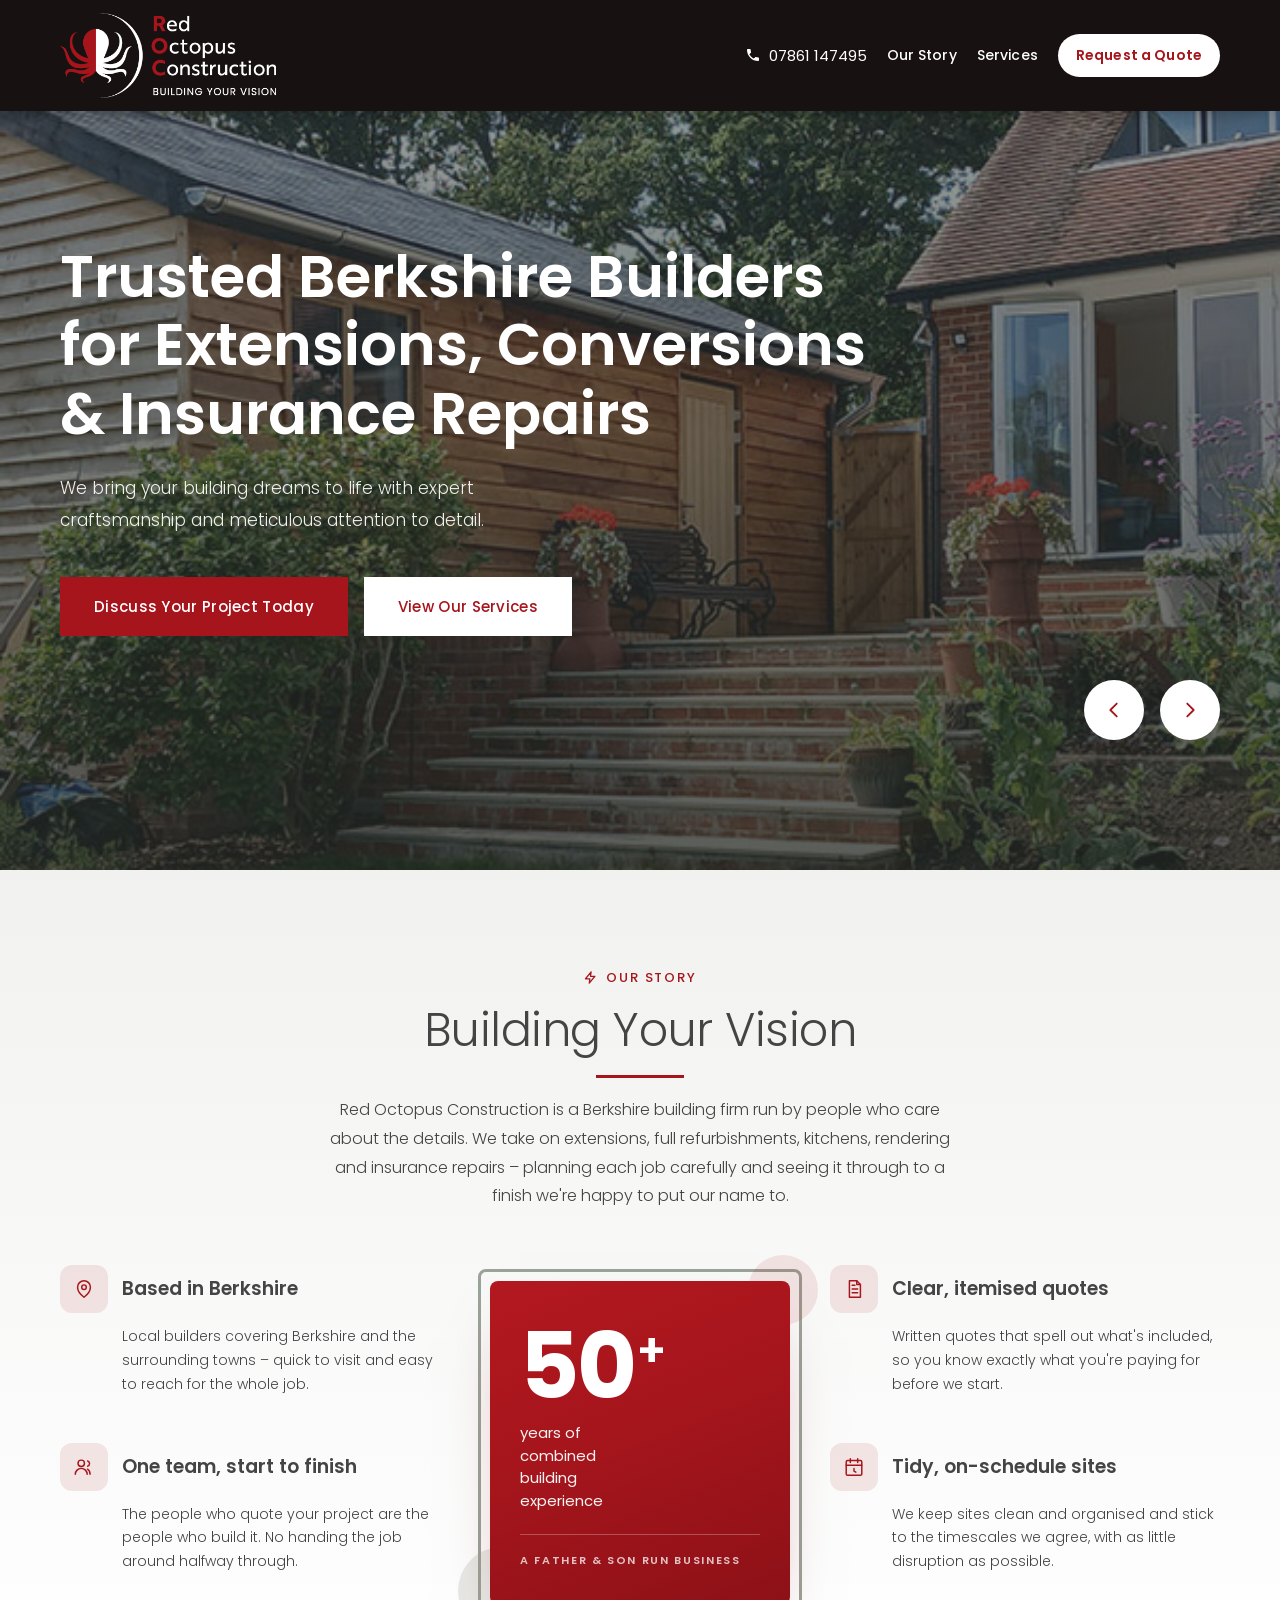
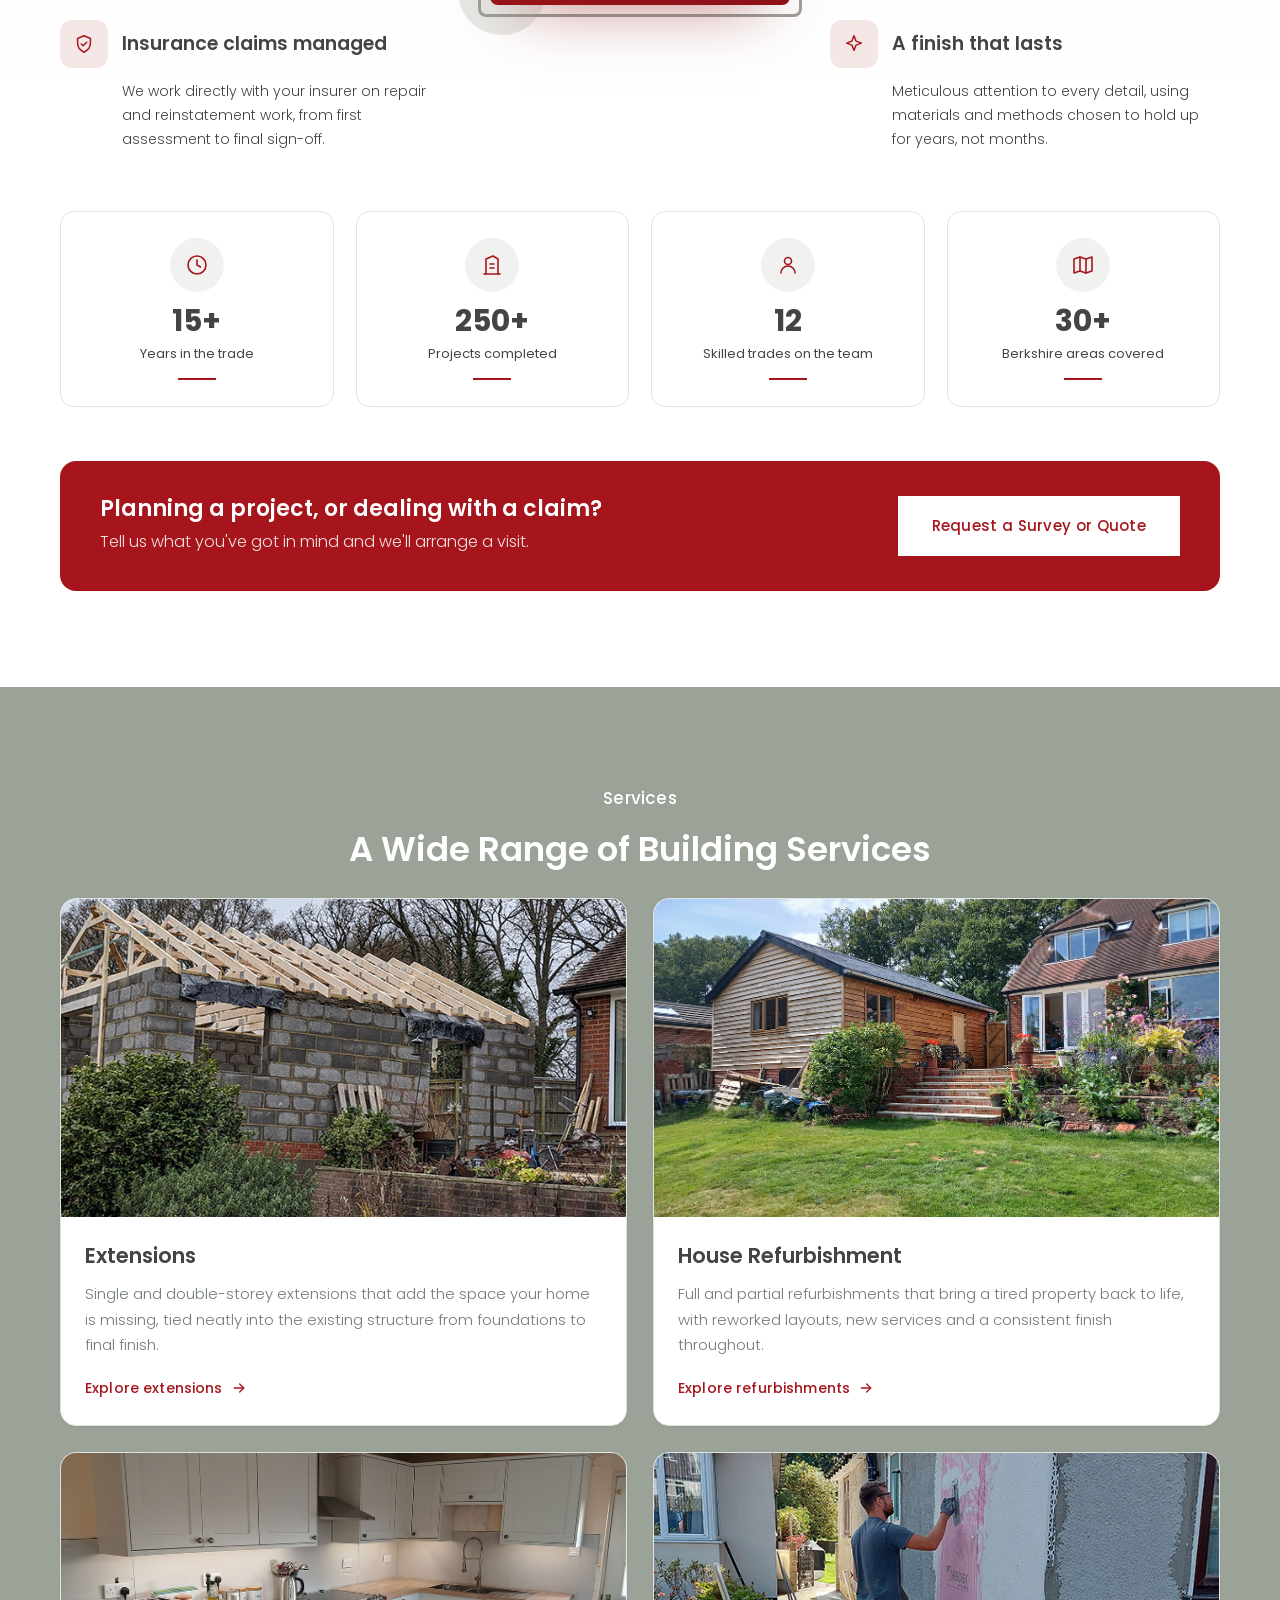
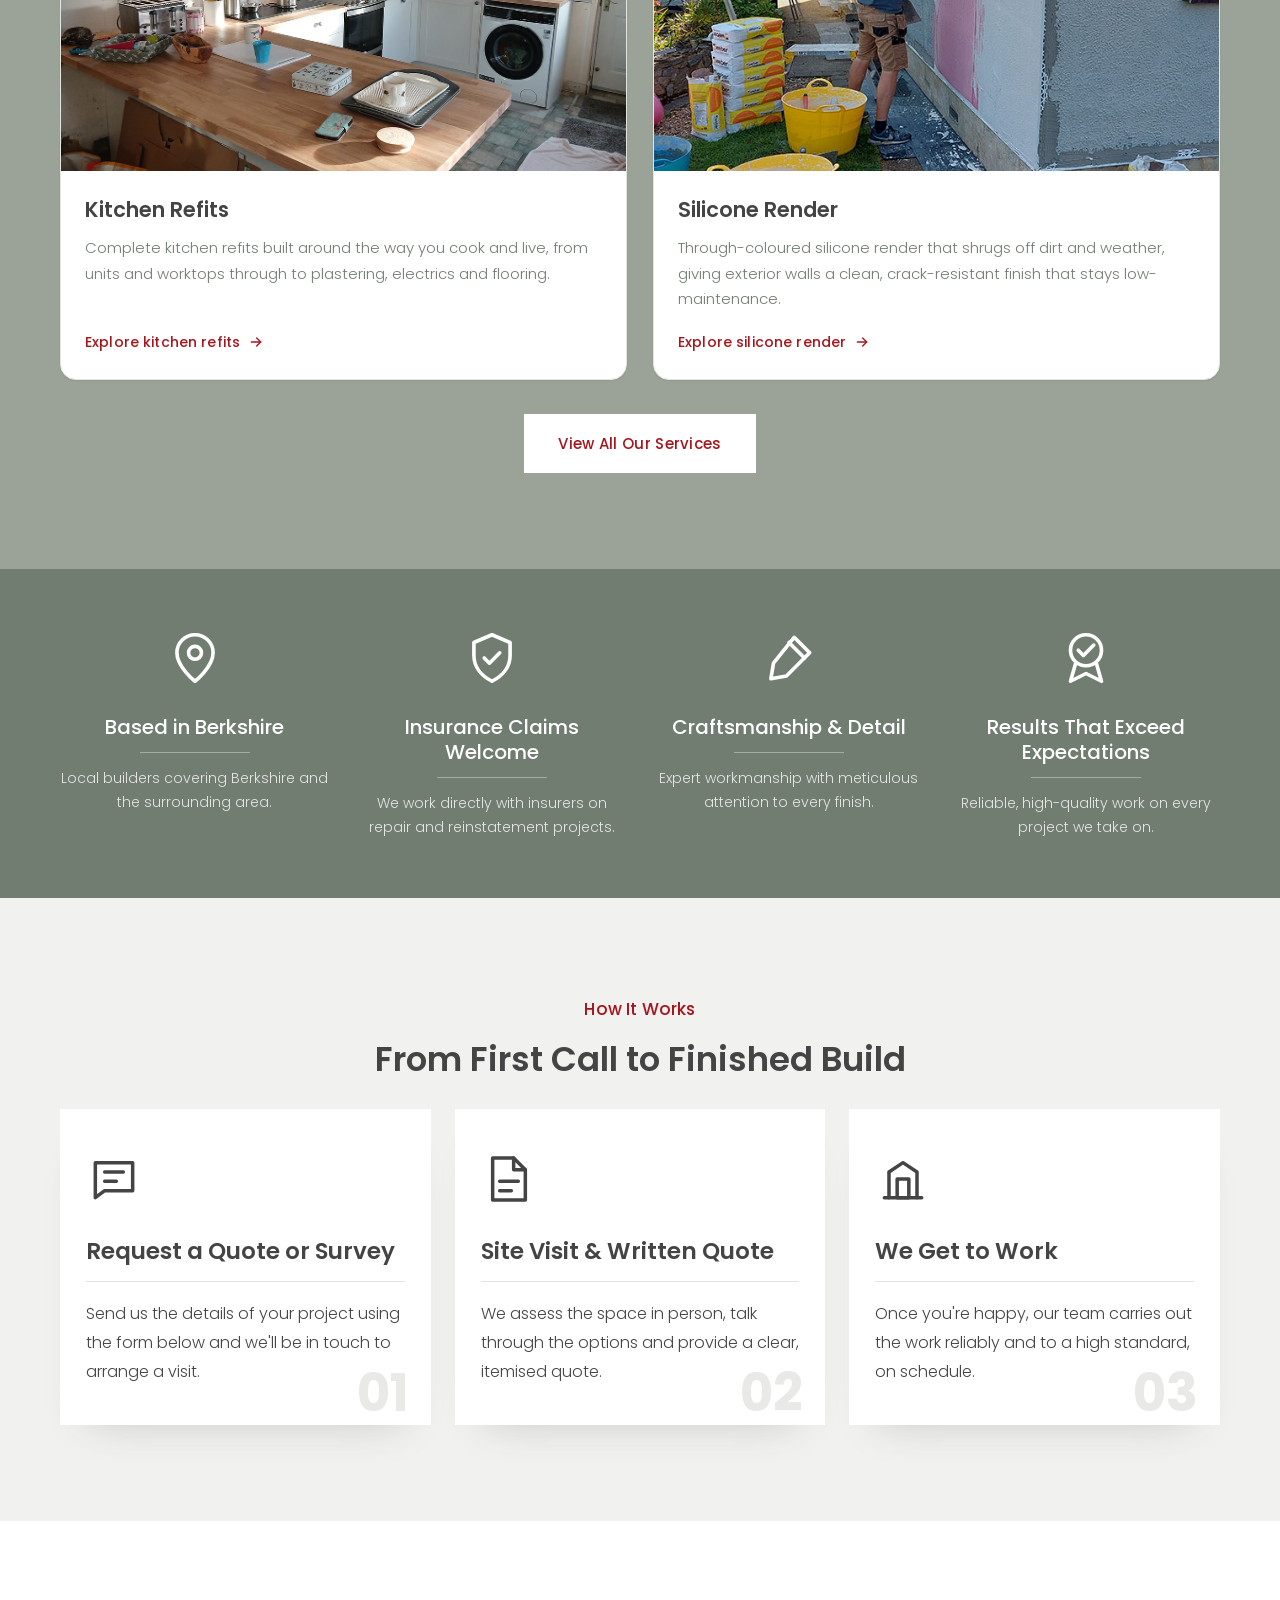
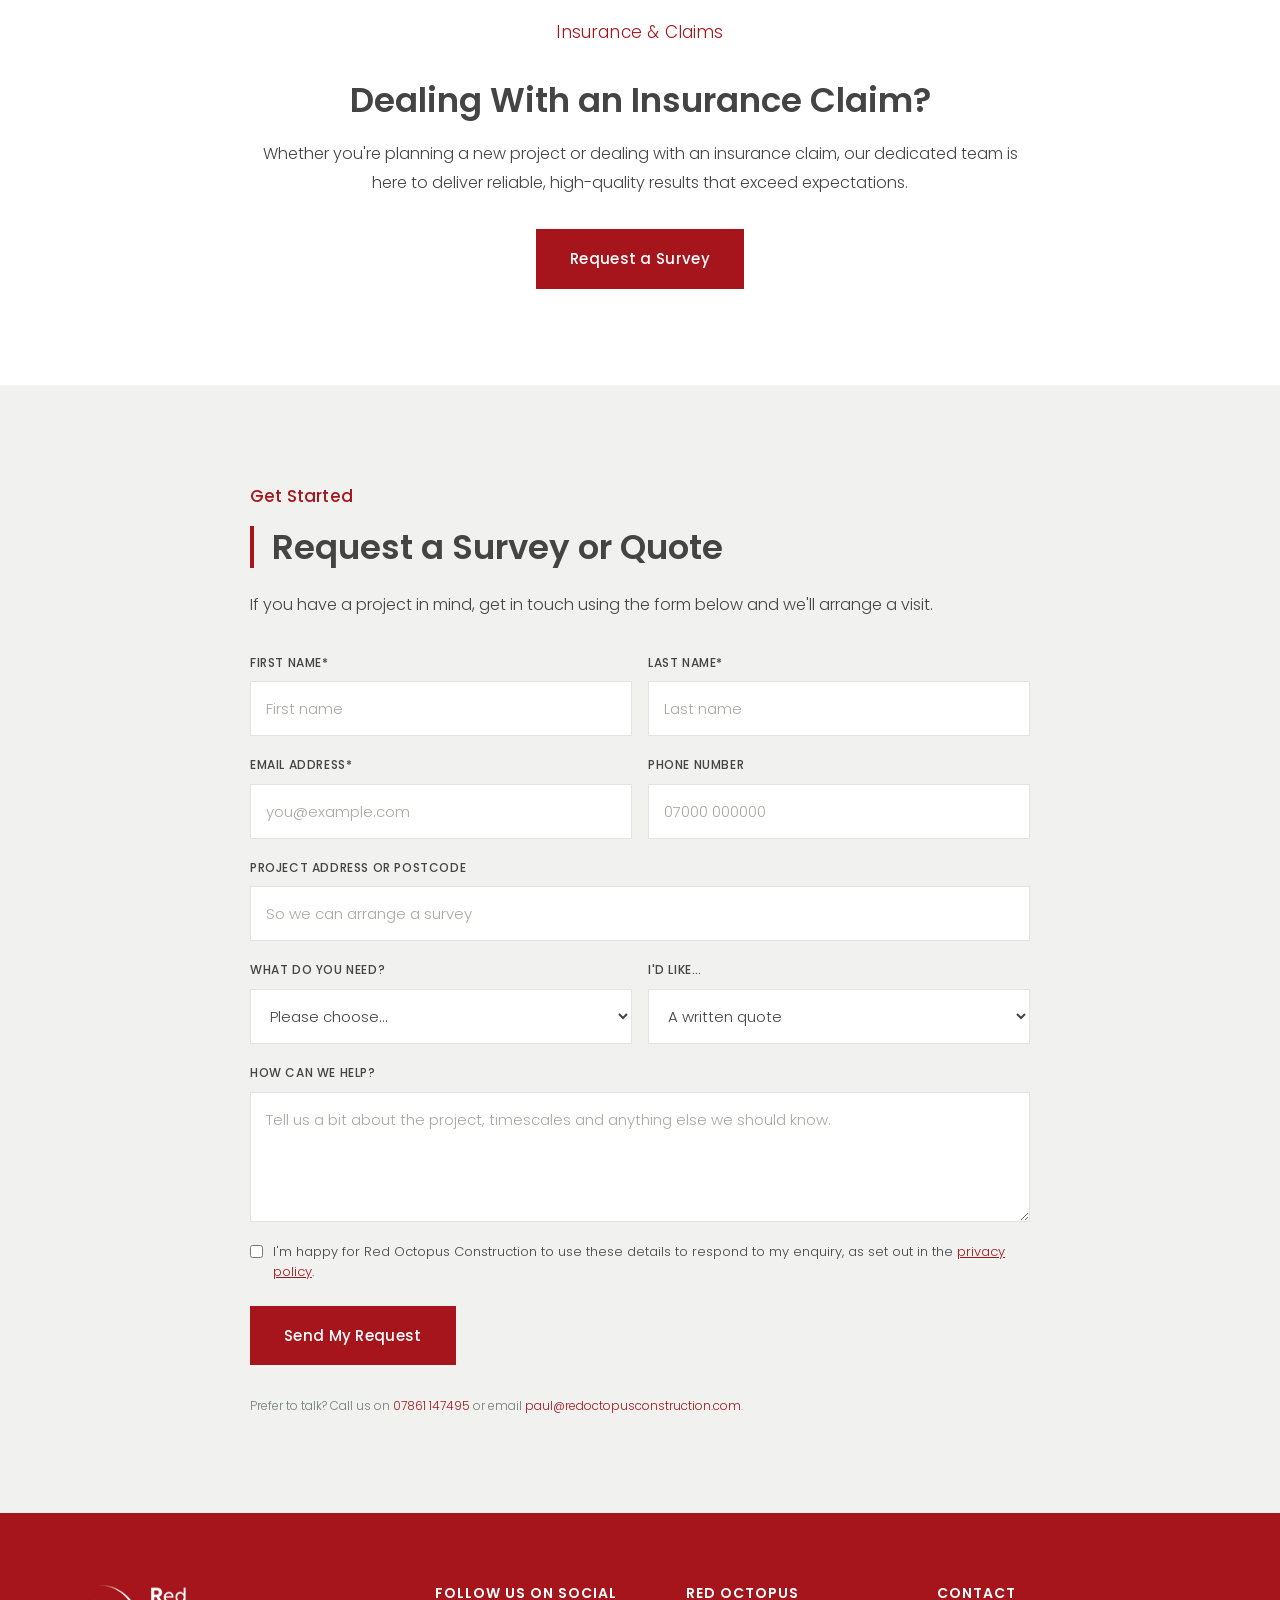
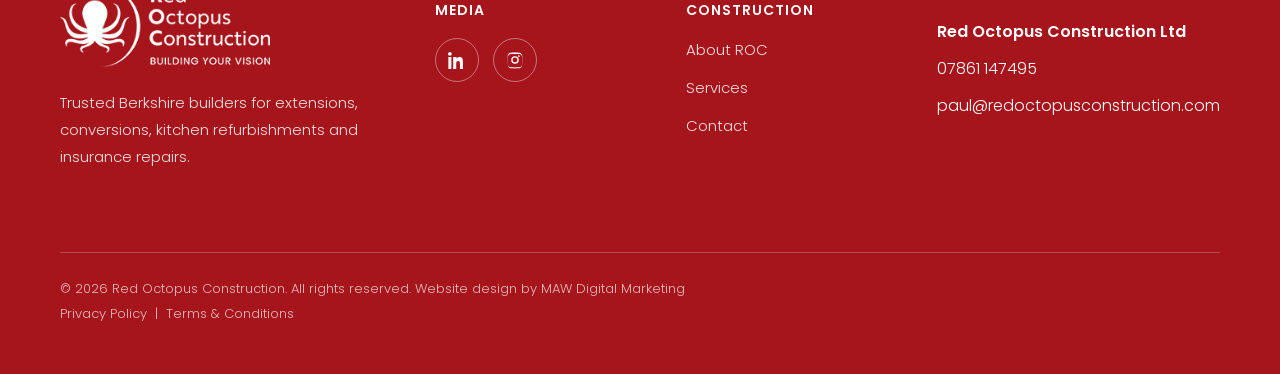
<file: index.html>
<!DOCTYPE html>
<html lang="en">
<head>
<meta charset="UTF-8" />
<meta name="viewport" content="width=device-width, initial-scale=1" />
<title>Red Octopus Construction — Trusted Berkshire Builders</title>
<link rel="preconnect" href="https://fonts.googleapis.com" />
<link rel="preconnect" href="https://fonts.gstatic.com" crossorigin />
<link href="https://fonts.googleapis.com/css2?family=Poppins:ital,wght@0,300;0,400;0,500;0,600;0,700;1,400&display=swap" rel="stylesheet" />
<link rel="icon" type="image/png" href="brand_assets/tab%20logo.png" />
<link rel="stylesheet" href="styles.css" />
</head>
<body>
<div class="page">

  <!-- header -->
  <header class="site-header">
    <div class="inner">
      <a class="site-header__link" href="index.html" aria-label="Red Octopus Construction — home">
        <img class="site-header__logo" src="brand_assets/red_octopus_logo_alt_alt.png" alt="Red Octopus Construction" />
      </a>
      <div class="site-header__right">
        <a class="site-header__phone" href="tel:07861147495">
          <svg viewBox="0 0 24 24" aria-hidden="true"><path d="M6.6 10.8c1.4 2.8 3.8 5.1 6.6 6.6l2.2-2.2c.3-.3.7-.4 1-.2 1.1.4 2.3.6 3.6.6.6 0 1 .4 1 1V20c0 .6-.4 1-1 1C10.6 21 3 13.4 3 4c0-.6.4-1 1-1h3.5c.6 0 1 .4 1 1 0 1.2.2 2.4.6 3.6.1.4 0 .8-.3 1L6.6 10.8z"/></svg>
          07861 147495
        </a>
        <nav class="site-nav" aria-label="Primary">
          <a class="site-nav__link" href="#about">Our Story</a>
          <a class="site-nav__link" href="services.html">Services</a>
          <a class="site-nav__cta" href="#quote">Request a Quote</a>
        </nav>
      </div>
    </div>
  </header>

  <!-- hero -->
  <section class="hero">
    <div class="hero__slides" aria-hidden="true">
      <div class="hero__slide is-active" style="background-image:url('brand_assets/roc_house_referbs_berkshire.jpg')"></div>
      <div class="hero__slide" style="background-image:url('brand_assets/roc_kitchen_refits_berkshire.jpg')"></div>
      <div class="hero__slide" style="background-image:url('brand_assets/roc_silcone_render_berkshire.jpg')"></div>
      <div class="hero__slide" style="background-image:url('brand_assets/red_octopus_construction_foundation_stages_1.jpg')"></div>
    </div>
    <div class="inner">
      <h1>Trusted Berkshire Builders for Extensions, Conversions &amp; Insurance Repairs</h1>
      <p class="hero__lead">We bring your building dreams to life with expert craftsmanship and meticulous attention to detail.</p>
      <div class="hero__actions">
        <a class="btn btn--primary" href="#quote">Discuss Your Project Today</a>
        <a class="btn btn--light" href="services.html">View Our Services</a>
      </div>
      <div class="hero__nav">
        <button class="round-btn" type="button" data-hero="prev" aria-label="Previous project photo">
          <svg viewBox="0 0 24 24" aria-hidden="true"><path d="M15 5l-7 7 7 7"/></svg>
        </button>
        <button class="round-btn" type="button" data-hero="next" aria-label="Next project photo">
          <svg viewBox="0 0 24 24" aria-hidden="true"><path d="M9 5l7 7-7 7"/></svg>
        </button>
      </div>
    </div>
  </section>

  <!-- about -->
  <section class="about" id="about">
    <div class="inner">
      <div class="about__head">
        <span class="about__eyebrow">
          <svg viewBox="0 0 24 24" aria-hidden="true"><path d="M13 3L4 14h7l-1 7 9-11h-7z"/></svg>
          Our Story
        </span>
        <h2 class="about__title">Building Your Vision</h2>
        <span class="about__rule" aria-hidden="true"></span>
      </div>

      <p class="about__intro">Red Octopus Construction is a Berkshire building firm run by people who care about the details. We take on extensions, full refurbishments, kitchens, rendering and insurance repairs &ndash; planning each job carefully and seeing it through to a finish we're happy to put our name to.</p>

      <div class="about__grid">
        <div class="about__col">
          <div class="svc">
            <div class="svc__head">
              <span class="svc__icon"><svg viewBox="0 0 24 24" aria-hidden="true"><path d="M12 21s7-5.5 7-11a7 7 0 0 0-14 0c0 5.5 7 11 7 11z"/><circle cx="12" cy="10" r="2.5"/></svg></span>
              <h3>Based in Berkshire</h3>
            </div>
            <p class="svc__text">Local builders covering Berkshire and the surrounding towns &ndash; quick to visit and easy to reach for the whole job.</p>
          </div>

          <div class="svc">
            <div class="svc__head">
              <span class="svc__icon"><svg viewBox="0 0 24 24" aria-hidden="true"><circle cx="9" cy="8" r="3.5"/><path d="M2.5 20c0-3.6 2.9-6.5 6.5-6.5s6.5 2.9 6.5 6.5"/><path d="M16 5.4a3 3 0 0 1 0 5.7"/><path d="M18.6 20c0-2.6-1-4.6-2.8-5.6"/></svg></span>
              <h3>One team, start to finish</h3>
            </div>
            <p class="svc__text">The people who quote your project are the people who build it. No handing the job around halfway through.</p>
          </div>

          <div class="svc">
            <div class="svc__head">
              <span class="svc__icon"><svg viewBox="0 0 24 24" aria-hidden="true"><path d="M12 3l7 3v5c0 4.5-3 8-7 10-4-2-7-5.5-7-10V6z"/><path d="M9 12l2 2 4-4"/></svg></span>
              <h3>Insurance claims managed</h3>
            </div>
            <p class="svc__text">We work directly with your insurer on repair and reinstatement work, from first assessment to final sign-off.</p>
          </div>
        </div>

        <div class="about__figure">
          <span class="about__figframe" aria-hidden="true"></span>
          <span class="about__accent about__accent--1" aria-hidden="true"></span>
          <span class="about__accent about__accent--2" aria-hidden="true"></span>
          <div class="about__yrs">
            <span class="about__yrs-num">50<sup>+</sup></span>
            <p class="about__yrs-label">years of combined building experience</p>
            <p class="about__yrs-by">A father &amp; son run business</p>
          </div>
        </div>

        <div class="about__col">
          <div class="svc">
            <div class="svc__head">
              <span class="svc__icon"><svg viewBox="0 0 24 24" aria-hidden="true"><path d="M7 3h8l4 4v14H7z"/><path d="M15 3v4h4"/><path d="M10 12h6M10 16h6M10 8h3"/></svg></span>
              <h3>Clear, itemised quotes</h3>
            </div>
            <p class="svc__text">Written quotes that spell out what's included, so you know exactly what you're paying for before we start.</p>
          </div>

          <div class="svc">
            <div class="svc__head">
              <span class="svc__icon"><svg viewBox="0 0 24 24" aria-hidden="true"><rect x="3.5" y="5" width="17" height="16" rx="1.5"/><path d="M8 3v4M16 3v4M3.5 10h17"/><path d="M12 13.5v3l2 1.2"/></svg></span>
              <h3>Tidy, on-schedule sites</h3>
            </div>
            <p class="svc__text">We keep sites clean and organised and stick to the timescales we agree, with as little disruption as possible.</p>
          </div>

          <div class="svc">
            <div class="svc__head">
              <span class="svc__icon"><svg viewBox="0 0 24 24" aria-hidden="true"><path d="M12 3l2.2 5.8L20 11l-5.8 2.2L12 19l-2.2-5.8L4 11l5.8-2.2z"/></svg></span>
              <h3>A finish that lasts</h3>
            </div>
            <p class="svc__text">Meticulous attention to every detail, using materials and methods chosen to hold up for years, not months.</p>
          </div>
        </div>
      </div>

      <!-- TODO: replace data-target / data-suffix values and the labels below with real figures -->
      <div class="about__stats">
        <div class="stat">
          <span class="stat__icon"><svg viewBox="0 0 24 24" aria-hidden="true"><circle cx="12" cy="12" r="9"/><path d="M12 7v5l3.5 2"/></svg></span>
          <span class="stat__num" data-target="15" data-suffix="+">15+</span>
          <p class="stat__label">Years in the trade</p>
          <span class="stat__rule" aria-hidden="true"></span>
        </div>
        <div class="stat">
          <span class="stat__icon"><svg viewBox="0 0 24 24" aria-hidden="true"><path d="M4 21h16"/><path d="M6 21V6l7-3 5 3v15"/><path d="M10 11h4M10 15h4"/></svg></span>
          <span class="stat__num" data-target="250" data-suffix="+">250+</span>
          <p class="stat__label">Projects completed</p>
          <span class="stat__rule" aria-hidden="true"></span>
        </div>
        <div class="stat">
          <span class="stat__icon"><svg viewBox="0 0 24 24" aria-hidden="true"><circle cx="12" cy="8" r="3.5"/><path d="M5 20c0-3.9 3.1-7 7-7s7 3.1 7 7"/></svg></span>
          <span class="stat__num" data-target="12" data-suffix="">12</span>
          <p class="stat__label">Skilled trades on the team</p>
          <span class="stat__rule" aria-hidden="true"></span>
        </div>
        <div class="stat">
          <span class="stat__icon"><svg viewBox="0 0 24 24" aria-hidden="true"><path d="M9 4L3 6v14l6-2 6 2 6-2V4l-6 2-6-2z"/><path d="M9 4v14M15 6v14"/></svg></span>
          <span class="stat__num" data-target="30" data-suffix="+">30+</span>
          <p class="stat__label">Berkshire areas covered</p>
          <span class="stat__rule" aria-hidden="true"></span>
        </div>
      </div>

      <div class="about__cta">
        <div>
          <h3>Planning a project, or dealing with a claim?</h3>
          <p>Tell us what you've got in mind and we'll arrange a visit.</p>
        </div>
        <a class="btn btn--light" href="#quote">Request a Survey or Quote</a>
      </div>
    </div>
  </section>

  <!-- services -->
  <section class="services" id="services">
    <div class="inner">
      <div class="services__head">
        <span class="deco deco--1"></span>
        <span class="deco deco--2"></span>
        <span class="deco deco--3"></span>
        <p class="eyebrow eyebrow--light">Services</p>
        <h2 class="h2">A Wide Range of Building Services</h2>
      </div>

      <div class="sgrid">
        <article class="scard">
          <div class="scard__media">
            <img src="brand_assets/extensions.jpg" alt="Blockwork rear extension with new timber roof trusses going up on a Berkshire home" loading="lazy" />
          </div>
          <div class="scard__body">
            <h3>Extensions</h3>
            <p>Single and double-storey extensions that add the space your home is missing, tied neatly into the existing structure from foundations to final finish.</p>
            <a class="scard__cta" href="extensions.html">
              Explore extensions
              <svg viewBox="0 0 24 24" aria-hidden="true"><path d="M5 12h14"/><path d="M13 6l6 6-6 6"/></svg>
            </a>
          </div>
        </article>

        <article class="scard">
          <div class="scard__media">
            <img src="brand_assets/house%20refurbishments.jpg" alt="Refurbished house with timber-clad garden annexe and new brick garden steps" loading="lazy" />
          </div>
          <div class="scard__body">
            <h3>House Refurbishment</h3>
            <p>Full and partial refurbishments that bring a tired property back to life, with reworked layouts, new services and a consistent finish throughout.</p>
            <a class="scard__cta" href="house-refurbishments.html">
              Explore refurbishments
              <svg viewBox="0 0 24 24" aria-hidden="true"><path d="M5 12h14"/><path d="M13 6l6 6-6 6"/></svg>
            </a>
          </div>
        </article>

        <article class="scard">
          <div class="scard__media">
            <img src="brand_assets/kitchen%20refits.jpg" alt="Newly fitted shaker kitchen with solid oak worktops part-way through a refit" loading="lazy" />
          </div>
          <div class="scard__body">
            <h3>Kitchen Refits</h3>
            <p>Complete kitchen refits built around the way you cook and live, from units and worktops through to plastering, electrics and flooring.</p>
            <a class="scard__cta" href="kitchen-refits.html">
              Explore kitchen refits
              <svg viewBox="0 0 24 24" aria-hidden="true"><path d="M5 12h14"/><path d="M13 6l6 6-6 6"/></svg>
            </a>
          </div>
        </article>

        <article class="scard">
          <div class="scard__media">
            <img src="brand_assets/silicone%20render.jpg" alt="Builder applying silicone render over insulation boards to an exterior house wall" loading="lazy" />
          </div>
          <div class="scard__body">
            <h3>Silicone Render</h3>
            <p>Through-coloured silicone render that shrugs off dirt and weather, giving exterior walls a clean, crack-resistant finish that stays low-maintenance.</p>
            <a class="scard__cta" href="silicone-render.html">
              Explore silicone render
              <svg viewBox="0 0 24 24" aria-hidden="true"><path d="M5 12h14"/><path d="M13 6l6 6-6 6"/></svg>
            </a>
          </div>
        </article>
      </div>

      <div class="services__more">
        <a class="btn btn--light" href="services.html">View All Our Services</a>
      </div>
    </div>
  </section>

  <!-- why red octopus -->
  <section class="why">
    <div class="inner">
      <div class="why__item">
        <svg viewBox="0 0 24 24" aria-hidden="true"><path d="M12 21s7-5.5 7-11a7 7 0 0 0-14 0c0 5.5 7 11 7 11z"/><circle cx="12" cy="10" r="2.5"/></svg>
        <h3>Based in Berkshire</h3>
        <div class="why__rule"></div>
        <p>Local builders covering Berkshire and the surrounding area.</p>
      </div>
      <div class="why__item">
        <svg viewBox="0 0 24 24" aria-hidden="true"><path d="M12 3l7 3v5c0 4.5-3 8-7 10-4-2-7-5.5-7-10V6z"/><path d="M9 12l2 2 4-4"/></svg>
        <h3>Insurance Claims Welcome</h3>
        <div class="why__rule"></div>
        <p>We work directly with insurers on repair and reinstatement projects.</p>
      </div>
      <div class="why__item">
        <svg viewBox="0 0 24 24" aria-hidden="true"><path d="M14 4l6 6-9 9-6 1 1-6z"/><path d="M12 6l6 6"/></svg>
        <h3>Craftsmanship &amp; Detail</h3>
        <div class="why__rule"></div>
        <p>Expert workmanship with meticulous attention to every finish.</p>
      </div>
      <div class="why__item">
        <svg viewBox="0 0 24 24" aria-hidden="true"><circle cx="12" cy="9" r="6"/><path d="M9 9l2 2 4-4"/><path d="M8 14l-2 7 6-3 6 3-2-7"/></svg>
        <h3>Results That Exceed Expectations</h3>
        <div class="why__rule"></div>
        <p>Reliable, high-quality work on every project we take on.</p>
      </div>
    </div>
  </section>

  <!-- how it works -->
  <section class="process">
    <div class="inner">
      <div class="process__head">
        <p class="eyebrow">How It Works</p>
        <h2 class="h2">From First Call to Finished Build</h2>
      </div>

      <div class="process__list">
        <article class="pcard">
          <svg viewBox="0 0 24 24" aria-hidden="true"><path d="M4 5h16v12H8l-4 3z"/><path d="M8 9h8M8 13h5"/></svg>
          <h3>Request a Quote or Survey</h3>
          <div class="pcard__rule"></div>
          <p>Send us the details of your project using the form below and we'll be in touch to arrange a visit.</p>
          <span class="pcard__num">01</span>
        </article>

        <article class="pcard">
          <svg viewBox="0 0 24 24" aria-hidden="true"><path d="M5 3h9l5 5v13H5z"/><path d="M14 3v5h5"/><path d="M8 13h8M8 17h5"/></svg>
          <h3>Site Visit &amp; Written Quote</h3>
          <div class="pcard__rule"></div>
          <p>We assess the space in person, talk through the options and provide a clear, itemised quote.</p>
          <span class="pcard__num">02</span>
        </article>

        <article class="pcard">
          <svg viewBox="0 0 24 24" aria-hidden="true"><path d="M4 20h16"/><path d="M6 20V9l6-4 6 4v11"/><rect x="9.5" y="12" width="5" height="8"/></svg>
          <h3>We Get to Work</h3>
          <div class="pcard__rule"></div>
          <p>Once you're happy, our team carries out the work reliably and to a high standard, on schedule.</p>
          <span class="pcard__num">03</span>
        </article>
      </div>
    </div>
  </section>

  <!-- insurance cta -->
  <section class="insurance">
    <div class="inner">
      <p class="eyebrow">Insurance &amp; Claims</p>
      <h2 class="h2">Dealing With an Insurance Claim?</h2>
      <p>Whether you're planning a new project or dealing with an insurance claim, our dedicated team is here to deliver reliable, high-quality results that exceed expectations.</p>
      <a class="btn btn--primary" href="#quote">Request a Survey</a>
    </div>
  </section>

  <!-- quote / survey form -->
  <section class="quote" id="quote">
    <div class="inner">
      <p class="eyebrow">Get Started</p>
      <h2 class="h2 h2--rule">Request a Survey or Quote</h2>
      <p class="quote__lead">If you have a project in mind, get in touch using the form below and we'll arrange a visit.</p>

      <form class="qform" action="https://api.web3forms.com/submit" method="POST">
        <input type="hidden" name="access_key" value="79427e1c-acb5-4f73-a1e9-4b21c4587b14" />
        <input type="hidden" name="subject" value="New quote request from redoctopusconstruction.com" />
        <input type="hidden" name="from_name" value="Red Octopus Construction website" />
        <input type="hidden" name="name" value="Website enquiry" />
        <input type="checkbox" name="botcheck" class="qform__hp" tabindex="-1" autocomplete="off" aria-hidden="true" />

        <div class="row row--wide">
          <div class="field">
            <label for="first">First Name*</label>
            <input type="text" id="first" name="First Name" placeholder="First name" autocomplete="given-name" required />
          </div>
          <div class="field">
            <label for="last">Last Name*</label>
            <input type="text" id="last" name="Last Name" placeholder="Last name" autocomplete="family-name" required />
          </div>
        </div>

        <div class="row--wide">
          <div class="field">
            <label for="email">Email Address*</label>
            <input type="email" id="email" name="email" placeholder="you@example.com" autocomplete="email" required />
          </div>
          <div class="field">
            <label for="phone">Phone Number</label>
            <input type="tel" id="phone" name="Phone Number" placeholder="07000 000000" autocomplete="tel" />
          </div>
        </div>

        <div class="field">
          <label for="postcode">Project Address or Postcode</label>
          <input type="text" id="postcode" name="Project Address or Postcode" placeholder="So we can arrange a survey" />
        </div>

        <div class="row--wide">
          <div class="field">
            <label for="type">What Do You Need?</label>
            <select id="type" name="Project Type">
              <option value="" selected>Please choose&hellip;</option>
              <option>Home extension</option>
              <option>House refurbishment</option>
              <option>Kitchen refit</option>
              <option>Silicone render</option>
              <option>Garage conversion</option>
              <option>Water damage repair</option>
              <option>Insurance repair</option>
              <option>Something else</option>
            </select>
          </div>
          <div class="field">
            <label for="request">I'd Like&hellip;</label>
            <select id="request" name="Request Type">
              <option>A written quote</option>
              <option>A site survey</option>
              <option>A survey and a quote</option>
            </select>
          </div>
        </div>

        <div class="field">
          <label for="help">How Can We Help?</label>
          <textarea id="help" name="How Can We Help" placeholder="Tell us a bit about the project, timescales and anything else we should know."></textarea>
        </div>

        <label class="qform__consent">
          <input type="checkbox" name="Consent given" value="Yes" required />
          <span>I'm happy for Red Octopus Construction to use these details to respond to my enquiry, as set out in the <a href="privacy.html">privacy policy</a>.</span>
        </label>

        <button class="btn btn--primary" type="submit">Send My Request</button>
        <p class="qform__status" role="status" aria-live="polite" hidden></p>
        <p class="qform__note">Prefer to talk? Call us on <a href="tel:07861147495">07861&nbsp;147495</a> or email <a href="mailto:paul@redoctopusconstruction.com">paul@redoctopusconstruction.com</a>.</p>
      </form>
    </div>
  </section>

  <!-- footer -->
  <footer class="site-footer" id="contact">
    <div class="inner">
      <div class="site-footer__brand">
        <img class="site-footer__logo" src="brand_assets/red_octopus_logo_footer.png" alt="Red Octopus Construction" />
        <p class="site-footer__tag">Trusted Berkshire builders for extensions, conversions, kitchen refurbishments and insurance repairs.</p>
      </div>

      <div class="fgroup">
        <h4>Follow Us on Social Media</h4>
        <div class="fsocial">
          <a href="https://www.linkedin.com/in/paul-homer-bb1839288/" aria-label="LinkedIn" target="_blank" rel="noopener">
            <svg viewBox="0 0 24 24" aria-hidden="true"><path d="M4.98 3.5A2.5 2.5 0 1 1 0 3.5a2.5 2.5 0 0 1 4.98 0zM.5 8h4V24h-4V8zm7 0h3.8v2.2h.05c.53-1 1.83-2.2 3.77-2.2 4.03 0 4.78 2.65 4.78 6.1V24h-4v-6.9c0-1.65-.03-3.77-2.3-3.77-2.3 0-2.65 1.8-2.65 3.65V24h-4V8z"/></svg>
          </a>
          <a href="https://www.instagram.com/red_octopus_construction" aria-label="Instagram" target="_blank" rel="noopener">
            <svg viewBox="0 0 24 24" aria-hidden="true"><path d="M12 2.16c3.2 0 3.58.01 4.85.07 1.17.05 1.8.25 2.23.42.56.22.96.48 1.38.9.42.42.68.82.9 1.38.17.42.37 1.06.42 2.23.06 1.27.07 1.65.07 4.85s-.01 3.58-.07 4.85c-.05 1.17-.25 1.8-.42 2.23-.22.56-.48.96-.9 1.38-.42.42-.82.68-1.38.9-.42.17-1.06.37-2.23.42-1.27.06-1.65.07-4.85.07s-3.58-.01-4.85-.07c-1.17-.05-1.8-.25-2.23-.42a3.7 3.7 0 0 1-1.38-.9 3.7 3.7 0 0 1-.9-1.38c-.17-.42-.37-1.06-.42-2.23-.06-1.27-.07-1.65-.07-4.85s.01-3.58.07-4.85c.05-1.17.25-1.8.42-2.23.22-.56.48-.96.9-1.38.42-.42.82-.68 1.38-.9.42-.17 1.06-.37 2.23-.42C8.42 2.17 8.8 2.16 12 2.16zm0 1.8c-3.15 0-3.5.01-4.74.07-1.14.05-1.76.24-2.17.4-.55.21-.94.47-1.35.88-.41.41-.67.8-.88 1.35-.16.41-.35 1.03-.4 2.17-.06 1.24-.07 1.6-.07 4.74s.01 3.5.07 4.74c.05 1.14.24 1.76.4 2.17.21.55.47.94.88 1.35.41.41.8.67 1.35.88.41.16 1.03.35 2.17.4 1.24.06 1.6.07 4.74.07s3.5-.01 4.74-.07c1.14-.05 1.76-.24 2.17-.4.55-.21.94-.47 1.35-.88.41-.41.67-.8.88-1.35.16-.41.35-1.03.4-2.17.06-1.24.07-1.6.07-4.74s-.01-3.5-.07-4.74c-.05-1.14-.24-1.76-.4-2.17a3.6 3.6 0 0 0-.88-1.35 3.6 3.6 0 0 0-1.35-.88c-.41-.16-1.03-.35-2.17-.4-1.24-.06-1.6-.07-4.74-.07zm0 3.06a4.98 4.98 0 1 1 0 9.96 4.98 4.98 0 0 1 0-9.96zm0 8.22a3.24 3.24 0 1 0 0-6.48 3.24 3.24 0 0 0 0 6.48zm6.34-8.42a1.16 1.16 0 1 1-2.32 0 1.16 1.16 0 0 1 2.32 0z"/></svg>
          </a>
        </div>
      </div>

      <div class="fgroup">
        <h4>Red Octopus Construction</h4>
        <nav class="fnav">
          <a href="#about">About ROC</a>
          <a href="services.html">Services</a>
          <a href="#quote">Contact</a>
        </nav>
      </div>

      <div class="fgroup fcontact">
        <h4>Contact</h4>
        <span>Red Octopus Construction Ltd</span>
        <a href="tel:07861147495">07861 147495</a>
        <a href="mailto:paul@redoctopusconstruction.com">paul@redoctopusconstruction.com</a>
      </div>

      <p class="site-footer__legal">
        &copy; 2026 Red Octopus Construction. All rights reserved. Website design by MAW Digital Marketing<br />
        <a href="privacy.html">Privacy Policy</a> &nbsp;|&nbsp; <a href="#">Terms &amp; Conditions</a>
      </p>
    </div>
  </footer>

</div>

<script>
  (function(){
    var wrap = document.querySelector('.hero__slides');
    if(!wrap) return;
    var slides = [].slice.call(wrap.querySelectorAll('.hero__slide'));
    if(slides.length < 2) return;
    var i = 0, timer = null;
    var reduce = window.matchMedia('(prefers-reduced-motion: reduce)');

    function show(n){
      i = (n + slides.length) % slides.length;
      slides.forEach(function(s, idx){ s.classList.toggle('is-active', idx === i); });
    }
    function start(){
      stop();
      if(!reduce.matches) timer = setInterval(function(){ show(i + 1); }, 5000);
    }
    function stop(){ if(timer){ clearInterval(timer); timer = null; } }

    var prev = document.querySelector('[data-hero="prev"]');
    var next = document.querySelector('[data-hero="next"]');
    if(prev) prev.addEventListener('click', function(){ show(i - 1); start(); });
    if(next) next.addEventListener('click', function(){ show(i + 1); start(); });

    document.addEventListener('visibilitychange', function(){
      document.hidden ? stop() : start();
    });

    show(0);
    start();
  })();

  /* about: underline reveal + stat count-up */
  (function(){
    var about = document.getElementById('about');
    if(!about) return;
    var reduce = window.matchMedia('(prefers-reduced-motion: reduce)').matches;
    var nums = [].slice.call(about.querySelectorAll('.stat__num'));

    function finalText(el){ return el.getAttribute('data-target') + (el.getAttribute('data-suffix') || ''); }

    function count(el){
      var target = parseFloat(el.getAttribute('data-target')) || 0;
      var suffix = el.getAttribute('data-suffix') || '';
      var startTime = null, dur = 1400;
      el.textContent = '0' + suffix;
      function step(ts){
        if(startTime === null) startTime = ts;
        var p = Math.min((ts - startTime) / dur, 1);
        var eased = 1 - Math.pow(1 - p, 3);
        el.textContent = Math.floor(eased * target) + suffix;
        if(p < 1) requestAnimationFrame(step);
        else el.textContent = finalText(el);
      }
      requestAnimationFrame(step);
    }

    if(reduce || !('IntersectionObserver' in window)){
      about.classList.add('is-in');
      return;
    }

    about.classList.add('anim-armed');
    var sec = new IntersectionObserver(function(entries){
      entries.forEach(function(e){
        if(e.isIntersecting){ about.classList.add('is-in'); sec.disconnect(); }
      });
    }, { threshold: 0.15 });
    sec.observe(about);

    var stats = new IntersectionObserver(function(entries){
      entries.forEach(function(e){
        if(e.isIntersecting){ count(e.target); stats.unobserve(e.target); }
      });
    }, { threshold: 0.6 });
    nums.forEach(function(el){ stats.observe(el); });
  })();

  /* quote form: AJAX submit to Web3Forms with inline status */
  (function(){
    var form = document.querySelector('.qform');
    if(!form) return;
    var status = form.querySelector('.qform__status');
    var btn = form.querySelector('button[type="submit"]');

    function setStatus(msg, state){
      status.textContent = msg;
      status.className = 'qform__status is-' + state;
      status.hidden = false;
    }

    form.addEventListener('submit', function(e){
      e.preventDefault();
      if(form.querySelector('[name="botcheck"]').checked) return; // honeypot tripped
      var nameField = form.querySelector('[name="name"]');
      var first = (form.querySelector('#first') || {}).value || '';
      var last = (form.querySelector('#last') || {}).value || '';
      if(nameField) nameField.value = (first + ' ' + last).trim() || 'Website enquiry';

      setStatus('Sending your request…', 'pending');
      btn.disabled = true;

      fetch('https://api.web3forms.com/submit', {
        method: 'POST',
        headers: { 'Accept': 'application/json' },
        body: new FormData(form)
      })
      .then(function(r){ return r.json(); })
      .then(function(data){
        if(data.success){
          form.reset();
          setStatus('Thanks — your request has been sent. We’ll be in touch shortly.', 'ok');
        } else {
          setStatus((data.message || 'Something went wrong.') + ' Please call us on 07861 147495.', 'err');
        }
      })
      .catch(function(){
        setStatus('Network problem — please try again, or call us on 07861 147495.', 'err');
      })
      .then(function(){ btn.disabled = false; });
    });
  })();
</script>
</body>
</html>
</file>
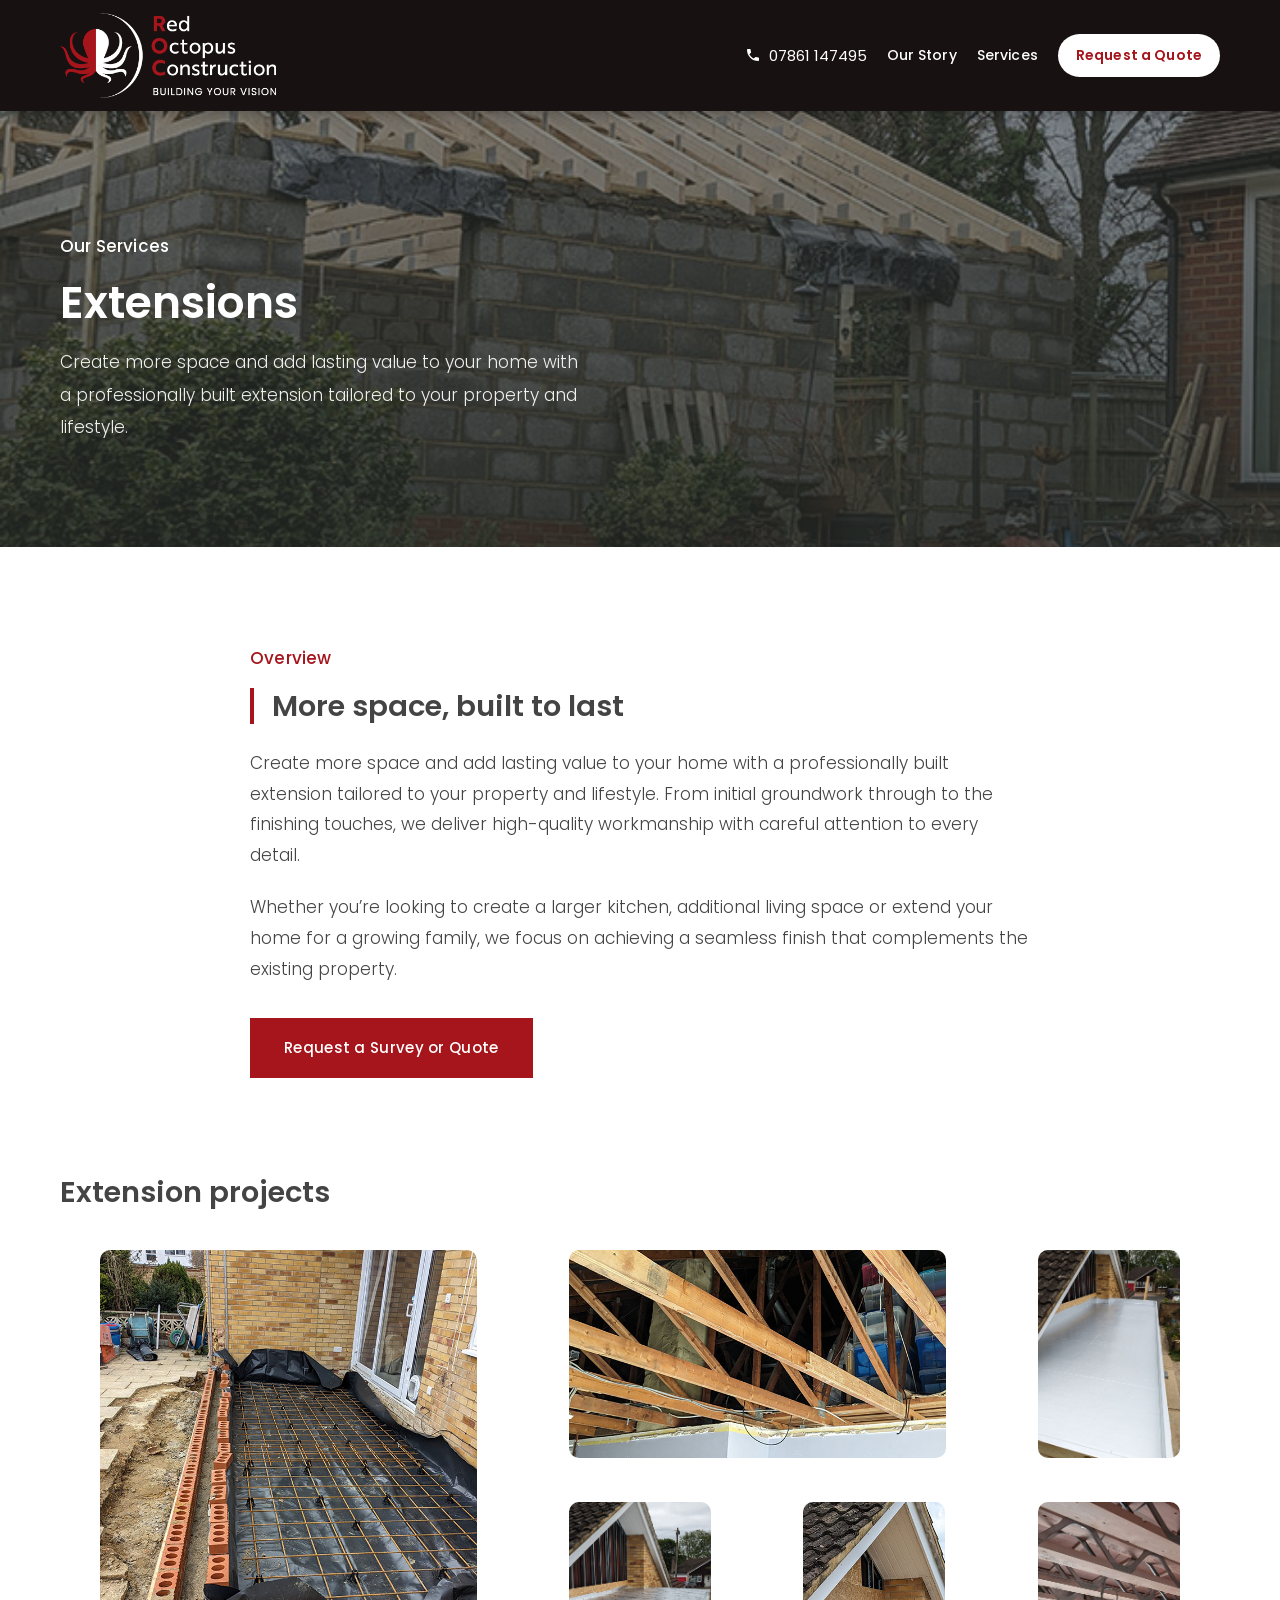
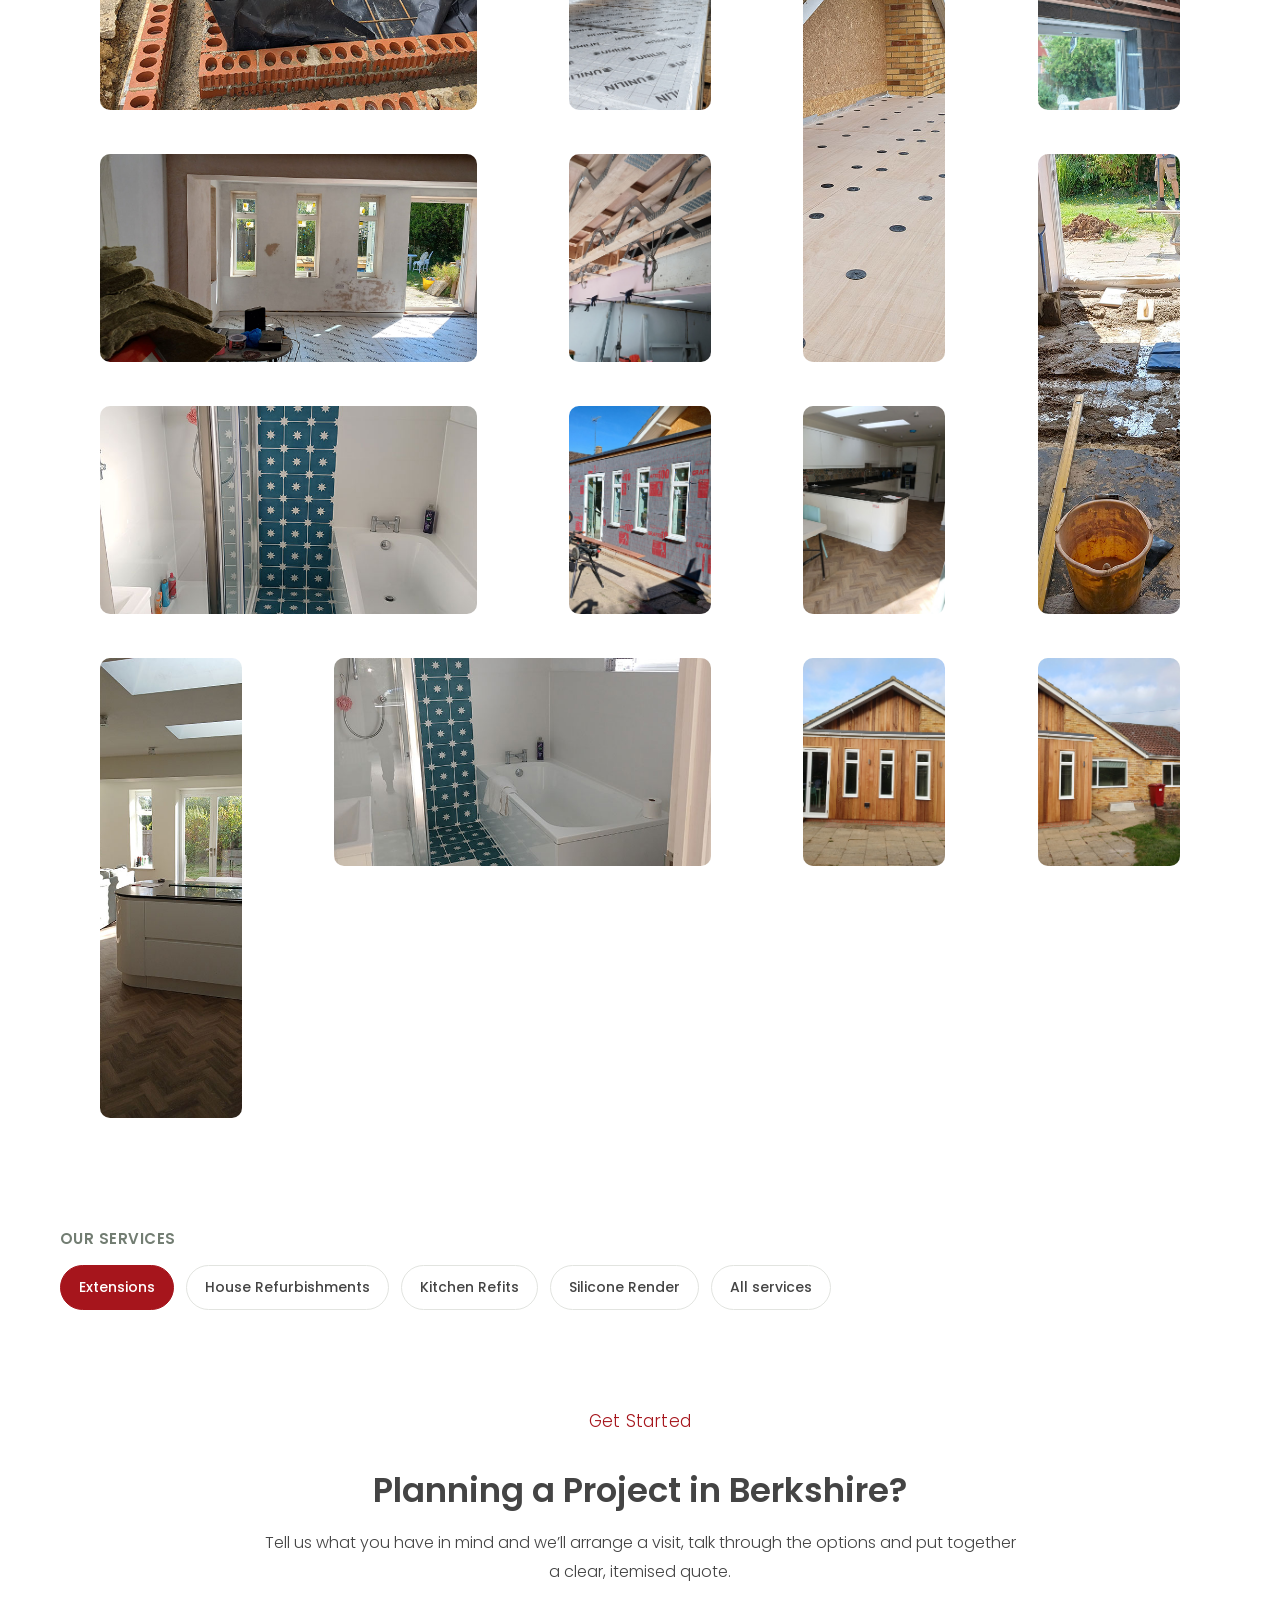
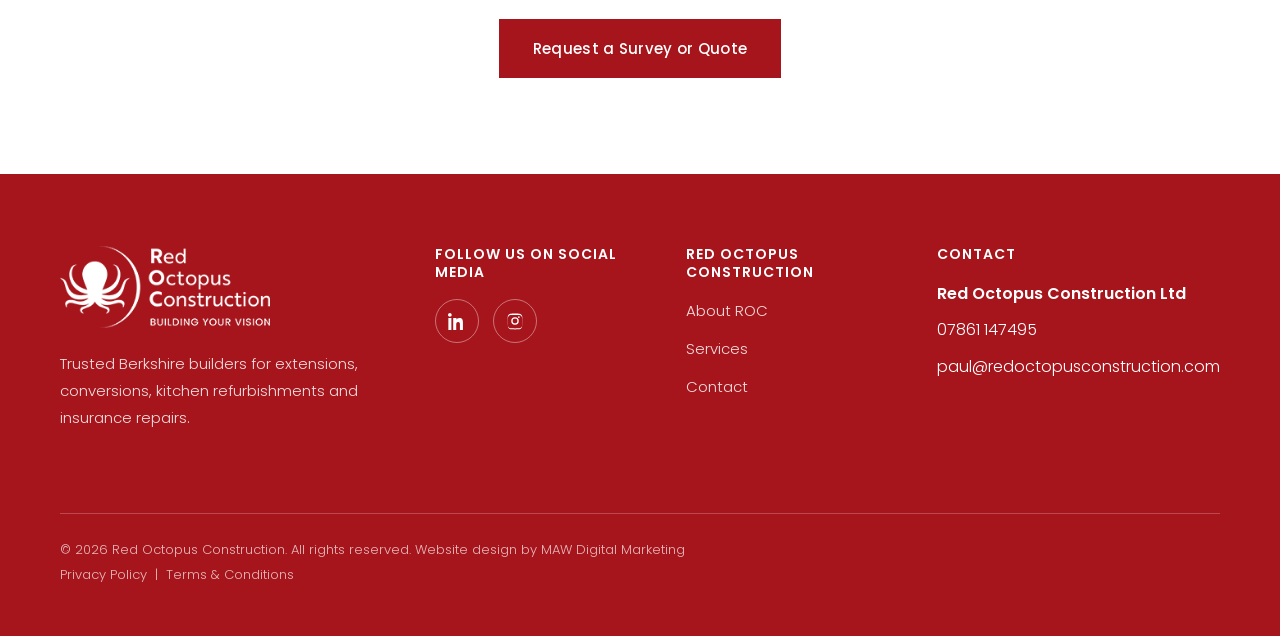
<file: extensions.html>
<!DOCTYPE html>
<html lang="en">
<head>
<meta charset="UTF-8" />
<meta name="viewport" content="width=device-width, initial-scale=1" />
<title>Extensions &mdash; Red Octopus Construction</title>
<meta name="description" content="Professionally built home extensions in Berkshire by Red Octopus Construction, from groundwork to finishing touches." />
<link rel="preconnect" href="https://fonts.googleapis.com" />
<link rel="preconnect" href="https://fonts.gstatic.com" crossorigin />
<link href="https://fonts.googleapis.com/css2?family=Poppins:ital,wght@0,300;0,400;0,500;0,600;0,700;1,400&display=swap" rel="stylesheet" />
<link rel="icon" type="image/png" href="brand_assets/tab%20logo.png" />
<link rel="stylesheet" href="styles.css" />
</head>
<body>
<div class="page">

  <!-- header -->
  <header class="site-header">
    <div class="inner">
      <a class="site-header__link" href="index.html" aria-label="Red Octopus Construction — home">
        <img class="site-header__logo" src="brand_assets/red_octopus_logo_alt_alt.png" alt="Red Octopus Construction" />
      </a>
      <div class="site-header__right">
        <a class="site-header__phone" href="tel:07861147495">
          <svg viewBox="0 0 24 24" aria-hidden="true"><path d="M6.6 10.8c1.4 2.8 3.8 5.1 6.6 6.6l2.2-2.2c.3-.3.7-.4 1-.2 1.1.4 2.3.6 3.6.6.6 0 1 .4 1 1V20c0 .6-.4 1-1 1C10.6 21 3 13.4 3 4c0-.6.4-1 1-1h3.5c.6 0 1 .4 1 1 0 1.2.2 2.4.6 3.6.1.4 0 .8-.3 1L6.6 10.8z"/></svg>
          07861 147495
        </a>
        <nav class="site-nav" aria-label="Primary">
          <a class="site-nav__link" href="index.html#about">Our Story</a>
          <a class="site-nav__link" href="services.html">Services</a>
          <a class="site-nav__cta" href="index.html#quote">Request a Quote</a>
        </nav>
      </div>
    </div>
  </header>

  <!-- page banner -->
  <section class="subhero">
    <div class="subhero__bg" aria-hidden="true" style="background-image:url('brand_assets/extensions.jpg')"></div>
    <div class="inner">
      <p class="eyebrow eyebrow--light">Our Services</p>
      <h1>Extensions</h1>
      <p class="subhero__lead">Create more space and add lasting value to your home with a professionally built extension tailored to your property and lifestyle.</p>
    </div>
  </section>

  <!-- overview -->
  <section class="svcpage">
    <div class="inner">
      <p class="eyebrow">Overview</p>
      <h2 class="h2 h2--rule">More space, built to last</h2>
      <p class="svcpage__lead">Create more space and add lasting value to your home with a professionally built extension tailored to your property and lifestyle. From initial groundwork through to the finishing touches, we deliver high-quality workmanship with careful attention to every detail.</p>
      <p class="svcpage__lead">Whether you&rsquo;re looking to create a larger kitchen, additional living space or extend your home for a growing family, we focus on achieving a seamless finish that complements the existing property.</p>
      <a class="btn btn--primary" href="index.html#quote">Request a Survey or Quote</a>
    </div>
  </section>

  <!-- gallery -->
  <section class="pgallery-wrap">
    <div class="inner">
      <h2 class="h2">Extension projects</h2>
      <div class="pgallery">
        <figure><img src="extensions/extensions01.jpg" alt="Extension work by Red Octopus Construction, photo 1" loading="lazy" /></figure>
        <figure><img src="extensions/extensions02.jpg" alt="Extension work by Red Octopus Construction, photo 2" loading="lazy" /></figure>
        <figure><img src="extensions/extensions03.jpg" alt="Extension work by Red Octopus Construction, photo 3" loading="lazy" /></figure>
        <figure><img src="extensions/extensions04.jpg" alt="Extension work by Red Octopus Construction, photo 4" loading="lazy" /></figure>
        <figure><img src="extensions/extensions05.jpg" alt="Extension work by Red Octopus Construction, photo 5" loading="lazy" /></figure>
        <figure><img src="extensions/extensions06.jpg" alt="Extension work by Red Octopus Construction, photo 6" loading="lazy" /></figure>
        <figure><img src="extensions/extensions07.jpg" alt="Extension work by Red Octopus Construction, photo 7" loading="lazy" /></figure>
        <figure><img src="extensions/extensions08.jpg" alt="Extension work by Red Octopus Construction, photo 8" loading="lazy" /></figure>
        <figure><img src="extensions/extensions09.jpg" alt="Extension work by Red Octopus Construction, photo 9" loading="lazy" /></figure>
        <figure><img src="extensions/extensions10.jpg" alt="Extension work by Red Octopus Construction, photo 10" loading="lazy" /></figure>
        <figure><img src="extensions/extensions11.jpg" alt="Extension work by Red Octopus Construction, photo 11" loading="lazy" /></figure>
        <figure><img src="extensions/extensions12.jpg" alt="Extension work by Red Octopus Construction, photo 12" loading="lazy" /></figure>
        <figure><img src="extensions/extensions13.jpg" alt="Extension work by Red Octopus Construction, photo 13" loading="lazy" /></figure>
        <figure><img src="extensions/extensions14.jpg" alt="Extension work by Red Octopus Construction, photo 14" loading="lazy" /></figure>
        <figure><img src="extensions/extensions15.jpg" alt="Extension work by Red Octopus Construction, photo 15" loading="lazy" /></figure>
        <figure><img src="extensions/extensions16.jpg" alt="Extension work by Red Octopus Construction, photo 16" loading="lazy" /></figure>
      </div>
    </div>
  </section>

  <!-- other services -->
  <section class="svclinks">
    <div class="inner">
      <h2>Our services</h2>
      <ul>
        <li><a href="extensions.html" aria-current="page">Extensions</a></li>
        <li><a href="house-refurbishments.html">House Refurbishments</a></li>
        <li><a href="kitchen-refits.html">Kitchen Refits</a></li>
        <li><a href="silicone-render.html">Silicone Render</a></li>
        <li><a href="services.html">All services</a></li>
      </ul>
    </div>
  </section>

  <!-- cta -->
  <section class="insurance">
    <div class="inner">
      <p class="eyebrow">Get Started</p>
      <h2 class="h2">Planning a Project in Berkshire?</h2>
      <p>Tell us what you have in mind and we&rsquo;ll arrange a visit, talk through the options and put together a clear, itemised quote.</p>
      <a class="btn btn--primary" href="index.html#quote">Request a Survey or Quote</a>
    </div>
  </section>

  <!-- footer -->
  <footer class="site-footer" id="contact">
    <div class="inner">
      <div class="site-footer__brand">
        <img class="site-footer__logo" src="brand_assets/red_octopus_logo_footer.png" alt="Red Octopus Construction" />
        <p class="site-footer__tag">Trusted Berkshire builders for extensions, conversions, kitchen refurbishments and insurance repairs.</p>
      </div>

      <div class="fgroup">
        <h4>Follow Us on Social Media</h4>
        <div class="fsocial">
          <a href="https://www.linkedin.com/in/paul-homer-bb1839288/" aria-label="LinkedIn" target="_blank" rel="noopener">
            <svg viewBox="0 0 24 24" aria-hidden="true"><path d="M4.98 3.5A2.5 2.5 0 1 1 0 3.5a2.5 2.5 0 0 1 4.98 0zM.5 8h4V24h-4V8zm7 0h3.8v2.2h.05c.53-1 1.83-2.2 3.77-2.2 4.03 0 4.78 2.65 4.78 6.1V24h-4v-6.9c0-1.65-.03-3.77-2.3-3.77-2.3 0-2.65 1.8-2.65 3.65V24h-4V8z"/></svg>
          </a>
          <a href="https://www.instagram.com/red_octopus_construction" aria-label="Instagram" target="_blank" rel="noopener">
            <svg viewBox="0 0 24 24" aria-hidden="true"><path d="M12 2.16c3.2 0 3.58.01 4.85.07 1.17.05 1.8.25 2.23.42.56.22.96.48 1.38.9.42.42.68.82.9 1.38.17.42.37 1.06.42 2.23.06 1.27.07 1.65.07 4.85s-.01 3.58-.07 4.85c-.05 1.17-.25 1.8-.42 2.23-.22.56-.48.96-.9 1.38-.42.42-.82.68-1.38.9-.42.17-1.06.37-2.23.42-1.27.06-1.65.07-4.85.07s-3.58-.01-4.85-.07c-1.17-.05-1.8-.25-2.23-.42a3.7 3.7 0 0 1-1.38-.9 3.7 3.7 0 0 1-.9-1.38c-.17-.42-.37-1.06-.42-2.23-.06-1.27-.07-1.65-.07-4.85s.01-3.58.07-4.85c.05-1.17.25-1.8.42-2.23.22-.56.48-.96.9-1.38.42-.42.82-.68 1.38-.9.42-.17 1.06-.37 2.23-.42C8.42 2.17 8.8 2.16 12 2.16zm0 1.8c-3.15 0-3.5.01-4.74.07-1.14.05-1.76.24-2.17.4-.55.21-.94.47-1.35.88-.41.41-.67.8-.88 1.35-.16.41-.35 1.03-.4 2.17-.06 1.24-.07 1.6-.07 4.74s.01 3.5.07 4.74c.05 1.14.24 1.76.4 2.17.21.55.47.94.88 1.35.41.41.8.67 1.35.88.41.16 1.03.35 2.17.4 1.24.06 1.6.07 4.74.07s3.5-.01 4.74-.07c1.14-.05 1.76-.24 2.17-.4.55-.21.94-.47 1.35-.88.41-.41.67-.8.88-1.35.16-.41.35-1.03.4-2.17.06-1.24.07-1.6.07-4.74s-.01-3.5-.07-4.74c-.05-1.14-.24-1.76-.4-2.17a3.6 3.6 0 0 0-.88-1.35 3.6 3.6 0 0 0-1.35-.88c-.41-.16-1.03-.35-2.17-.4-1.24-.06-1.6-.07-4.74-.07zm0 3.06a4.98 4.98 0 1 1 0 9.96 4.98 4.98 0 0 1 0-9.96zm0 8.22a3.24 3.24 0 1 0 0-6.48 3.24 3.24 0 0 0 0 6.48zm6.34-8.42a1.16 1.16 0 1 1-2.32 0 1.16 1.16 0 0 1 2.32 0z"/></svg>
          </a>
        </div>
      </div>

      <div class="fgroup">
        <h4>Red Octopus Construction</h4>
        <nav class="fnav">
          <a href="index.html#about">About ROC</a>
          <a href="services.html">Services</a>
          <a href="index.html#quote">Contact</a>
        </nav>
      </div>

      <div class="fgroup fcontact">
        <h4>Contact</h4>
        <span>Red Octopus Construction Ltd</span>
        <a href="tel:07861147495">07861 147495</a>
        <a href="mailto:paul@redoctopusconstruction.com">paul@redoctopusconstruction.com</a>
      </div>

      <p class="site-footer__legal">
        &copy; 2026 Red Octopus Construction. All rights reserved. Website design by MAW Digital Marketing<br />
        <a href="privacy.html">Privacy Policy</a> &nbsp;|&nbsp; <a href="#">Terms &amp; Conditions</a>
      </p>
    </div>
  </footer>

</div>
</body>
</html>
</file>
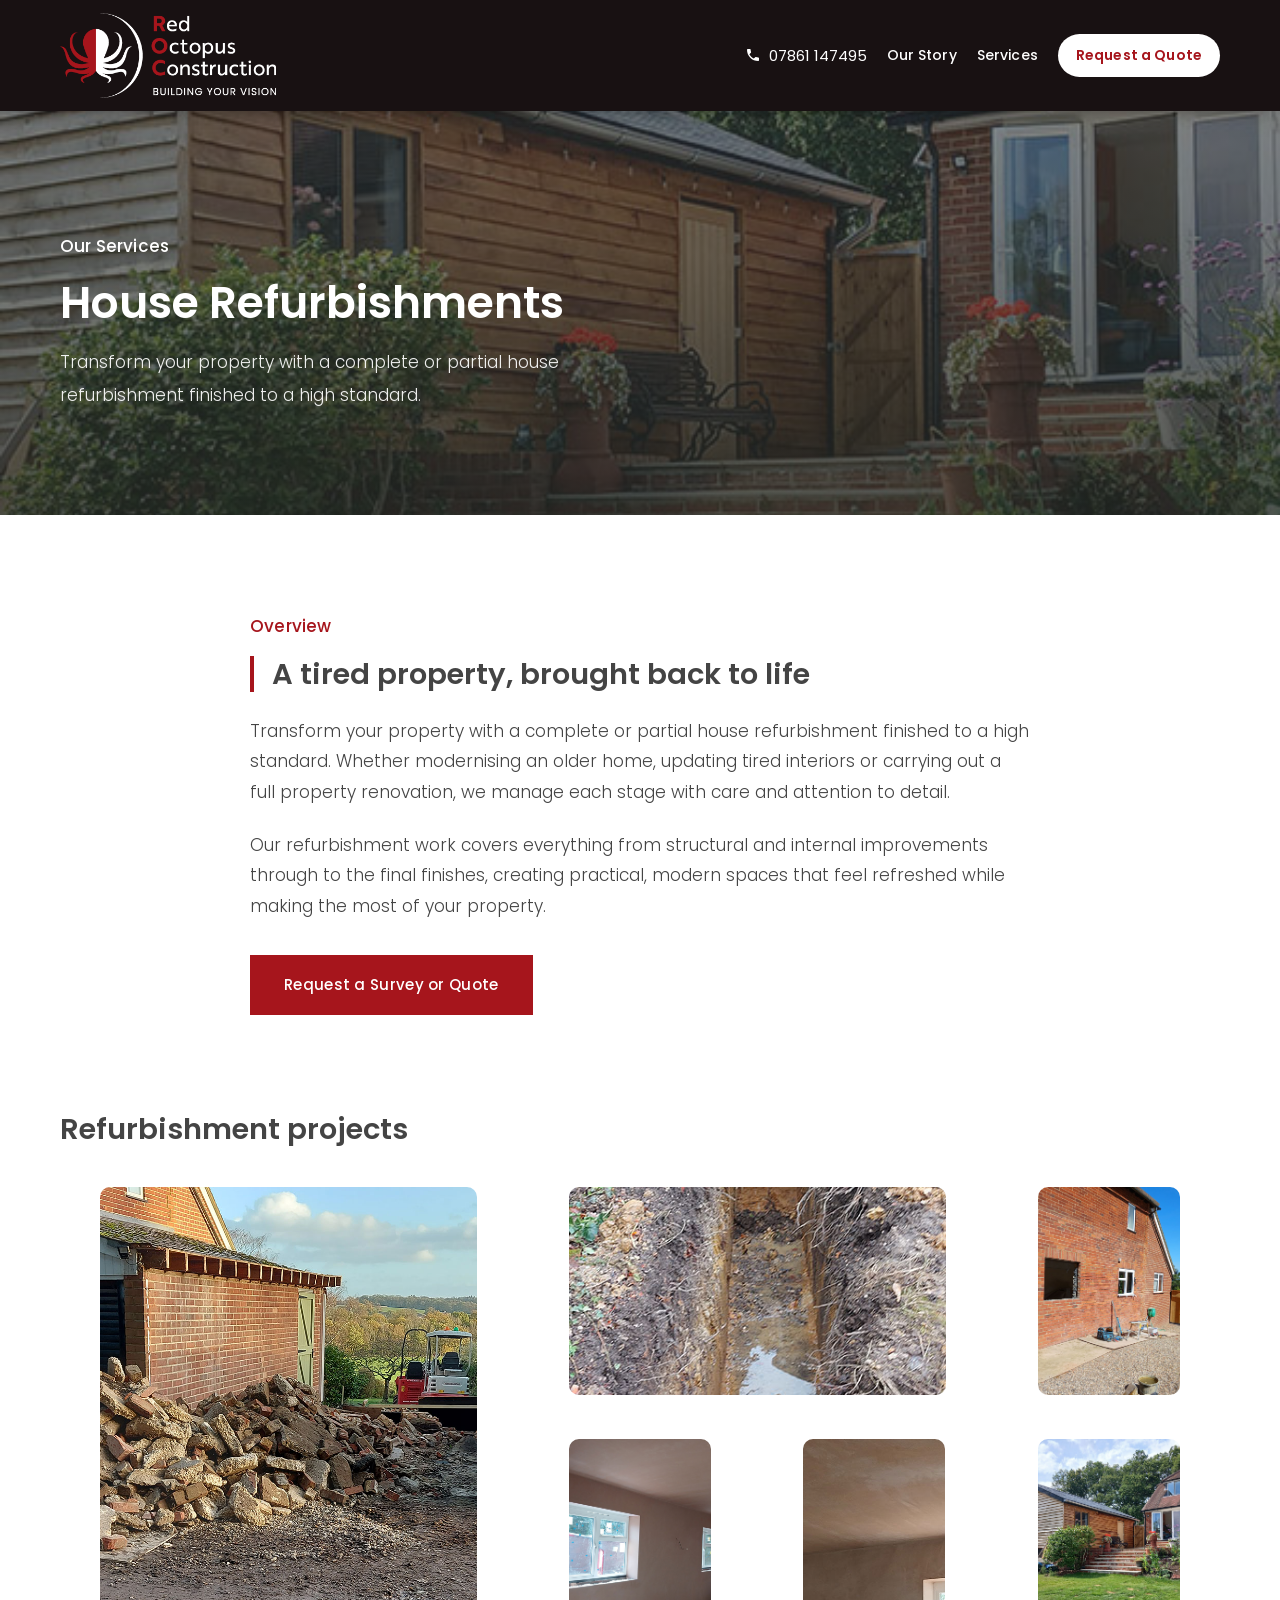
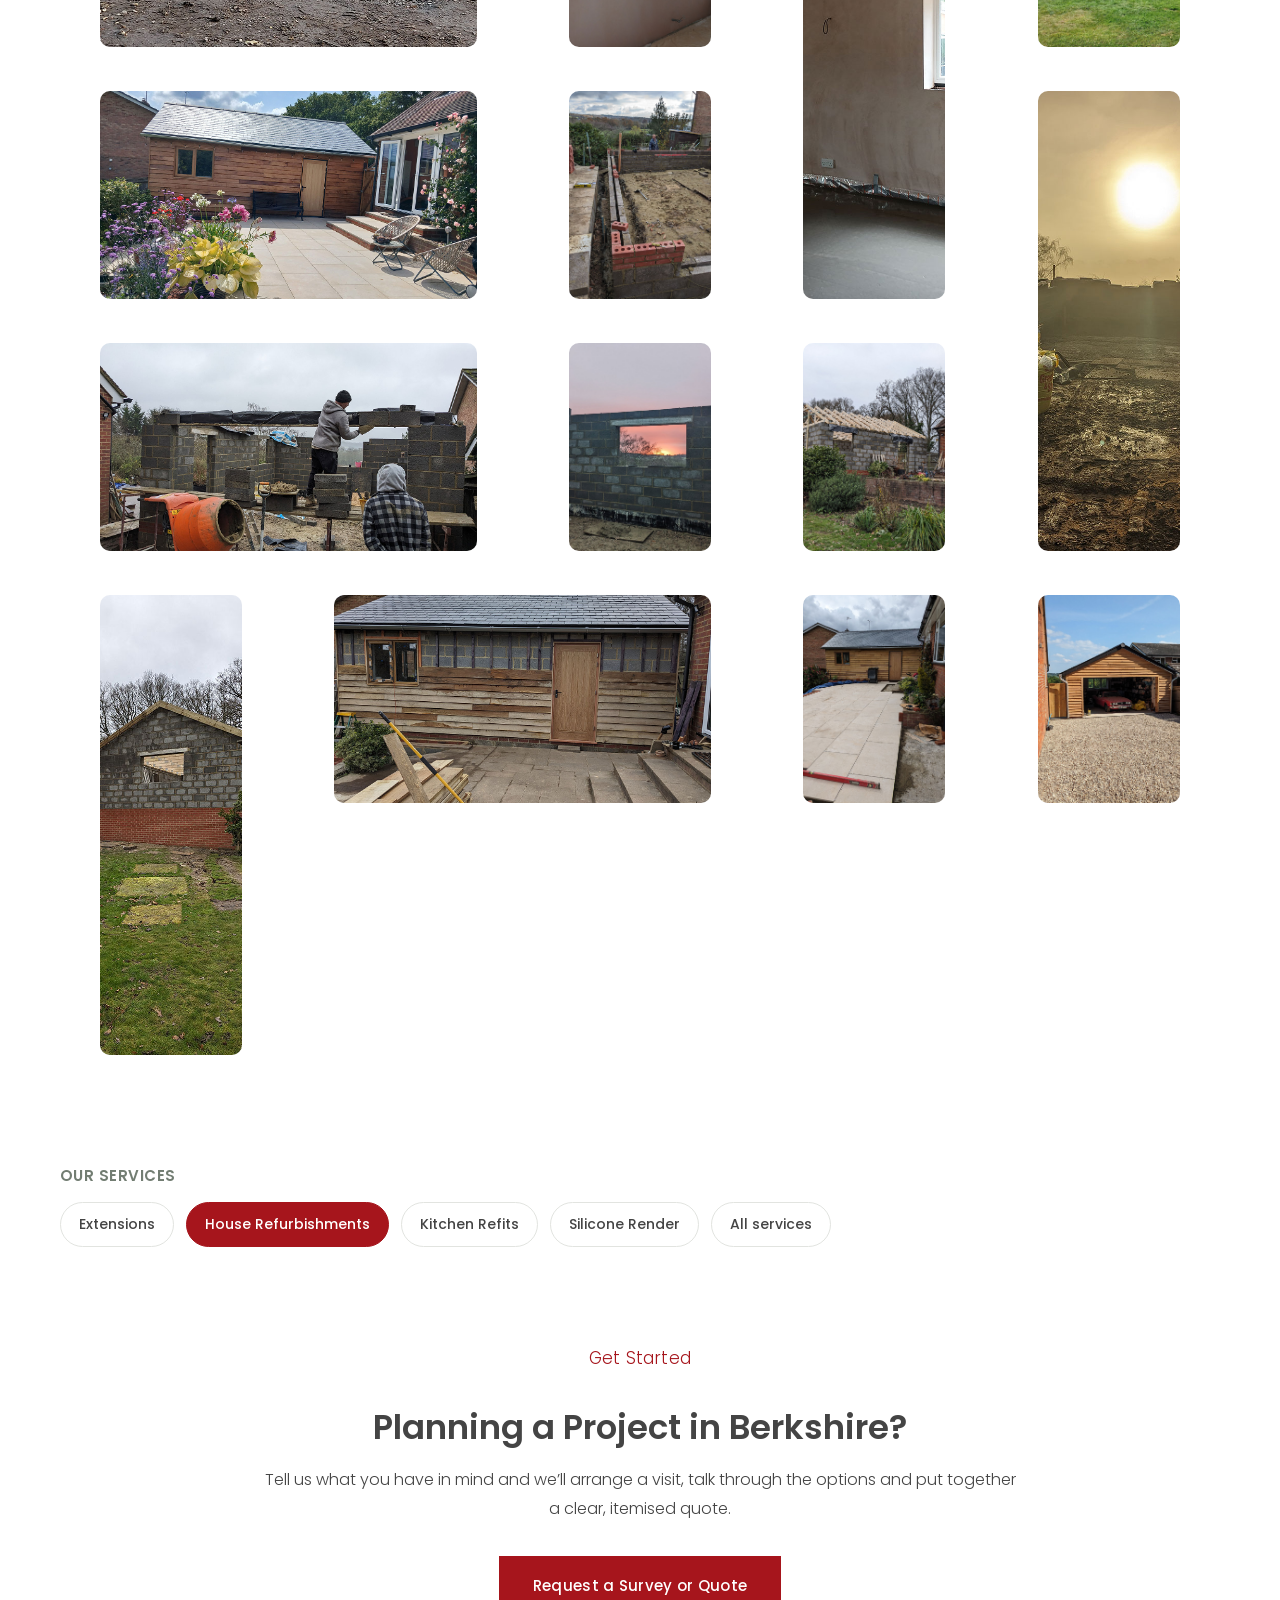
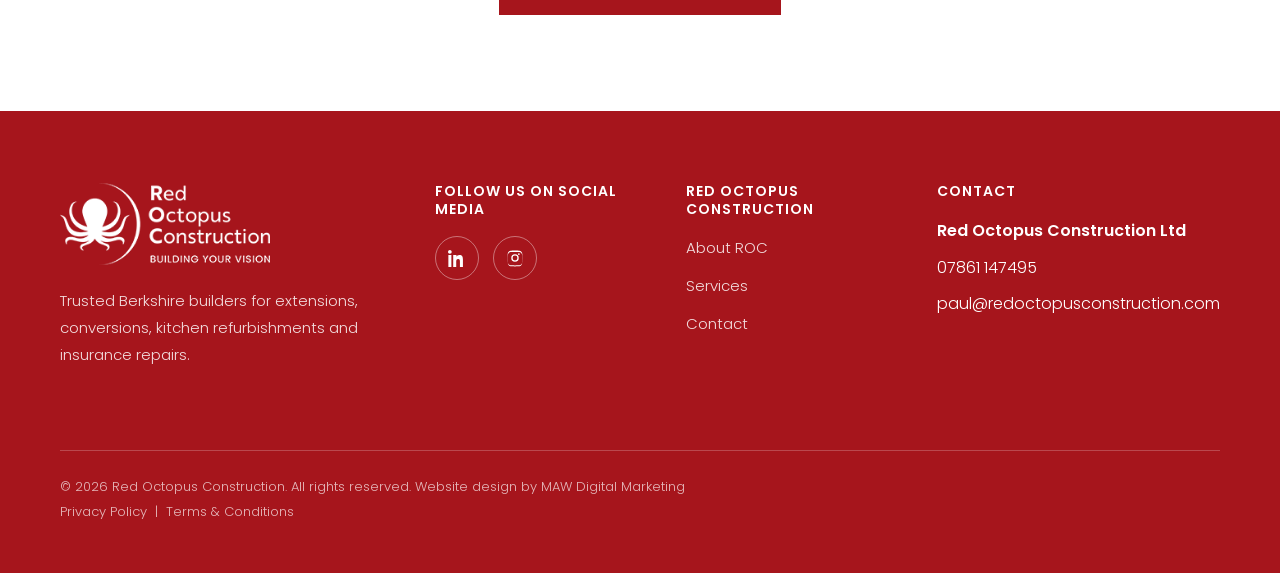
<file: house-refurbishments.html>
<!DOCTYPE html>
<html lang="en">
<head>
<meta charset="UTF-8" />
<meta name="viewport" content="width=device-width, initial-scale=1" />
<title>House Refurbishments &mdash; Red Octopus Construction</title>
<meta name="description" content="Full and partial house refurbishments in Berkshire by Red Octopus Construction, from structural work to final finishes." />
<link rel="preconnect" href="https://fonts.googleapis.com" />
<link rel="preconnect" href="https://fonts.gstatic.com" crossorigin />
<link href="https://fonts.googleapis.com/css2?family=Poppins:ital,wght@0,300;0,400;0,500;0,600;0,700;1,400&display=swap" rel="stylesheet" />
<link rel="icon" type="image/png" href="brand_assets/tab%20logo.png" />
<link rel="stylesheet" href="styles.css" />
</head>
<body>
<div class="page">

  <!-- header -->
  <header class="site-header">
    <div class="inner">
      <a class="site-header__link" href="index.html" aria-label="Red Octopus Construction — home">
        <img class="site-header__logo" src="brand_assets/red_octopus_logo_alt_alt.png" alt="Red Octopus Construction" />
      </a>
      <div class="site-header__right">
        <a class="site-header__phone" href="tel:07861147495">
          <svg viewBox="0 0 24 24" aria-hidden="true"><path d="M6.6 10.8c1.4 2.8 3.8 5.1 6.6 6.6l2.2-2.2c.3-.3.7-.4 1-.2 1.1.4 2.3.6 3.6.6.6 0 1 .4 1 1V20c0 .6-.4 1-1 1C10.6 21 3 13.4 3 4c0-.6.4-1 1-1h3.5c.6 0 1 .4 1 1 0 1.2.2 2.4.6 3.6.1.4 0 .8-.3 1L6.6 10.8z"/></svg>
          07861 147495
        </a>
        <nav class="site-nav" aria-label="Primary">
          <a class="site-nav__link" href="index.html#about">Our Story</a>
          <a class="site-nav__link" href="services.html">Services</a>
          <a class="site-nav__cta" href="index.html#quote">Request a Quote</a>
        </nav>
      </div>
    </div>
  </header>

  <!-- page banner -->
  <section class="subhero">
    <div class="subhero__bg" aria-hidden="true" style="background-image:url('brand_assets/roc_house_referbs_berkshire.jpg')"></div>
    <div class="inner">
      <p class="eyebrow eyebrow--light">Our Services</p>
      <h1>House Refurbishments</h1>
      <p class="subhero__lead">Transform your property with a complete or partial house refurbishment finished to a high standard.</p>
    </div>
  </section>

  <!-- overview -->
  <section class="svcpage">
    <div class="inner">
      <p class="eyebrow">Overview</p>
      <h2 class="h2 h2--rule">A tired property, brought back to life</h2>
      <p class="svcpage__lead">Transform your property with a complete or partial house refurbishment finished to a high standard. Whether modernising an older home, updating tired interiors or carrying out a full property renovation, we manage each stage with care and attention to detail.</p>
      <p class="svcpage__lead">Our refurbishment work covers everything from structural and internal improvements through to the final finishes, creating practical, modern spaces that feel refreshed while making the most of your property.</p>
      <a class="btn btn--primary" href="index.html#quote">Request a Survey or Quote</a>
    </div>
  </section>

  <!-- gallery -->
  <section class="pgallery-wrap">
    <div class="inner">
      <h2 class="h2">Refurbishment projects</h2>
      <div class="pgallery">
        <figure><img src="house%20refurbishments/refurbishment1.jpg" alt="House refurbishment work by Red Octopus Construction, photo 1" loading="lazy" /></figure>
        <figure><img src="house%20refurbishments/refurbishment2.jpg" alt="House refurbishment work by Red Octopus Construction, photo 2" loading="lazy" /></figure>
        <figure><img src="house%20refurbishments/refurbishment3.jpg" alt="House refurbishment work by Red Octopus Construction, photo 3" loading="lazy" /></figure>
        <figure><img src="house%20refurbishments/refurbishment4.jpg" alt="House refurbishment work by Red Octopus Construction, photo 4" loading="lazy" /></figure>
        <figure><img src="house%20refurbishments/refurbishment5.jpg" alt="House refurbishment work by Red Octopus Construction, photo 5" loading="lazy" /></figure>
        <figure><img src="house%20refurbishments/refurbishment6.jpg" alt="House refurbishment work by Red Octopus Construction, photo 6" loading="lazy" /></figure>
        <figure><img src="house%20refurbishments/refurbishment7.jpg" alt="House refurbishment work by Red Octopus Construction, photo 7" loading="lazy" /></figure>
        <figure><img src="house%20refurbishments/refurbishment8.jpg" alt="House refurbishment work by Red Octopus Construction, photo 8" loading="lazy" /></figure>
        <figure><img src="house%20refurbishments/refurbishment9.jpg" alt="House refurbishment work by Red Octopus Construction, photo 9" loading="lazy" /></figure>
        <figure><img src="house%20refurbishments/refurbishment10.jpg" alt="House refurbishment work by Red Octopus Construction, photo 10" loading="lazy" /></figure>
        <figure><img src="house%20refurbishments/refurbishment11.jpg" alt="House refurbishment work by Red Octopus Construction, photo 11" loading="lazy" /></figure>
        <figure><img src="house%20refurbishments/refurbishment12.jpg" alt="House refurbishment work by Red Octopus Construction, photo 12" loading="lazy" /></figure>
        <figure><img src="house%20refurbishments/refurbishment13.jpg" alt="House refurbishment work by Red Octopus Construction, photo 13" loading="lazy" /></figure>
        <figure><img src="house%20refurbishments/refurbishment14.jpg" alt="House refurbishment work by Red Octopus Construction, photo 14" loading="lazy" /></figure>
        <figure><img src="house%20refurbishments/refurbishment15.jpg" alt="House refurbishment work by Red Octopus Construction, photo 15" loading="lazy" /></figure>
        <figure><img src="house%20refurbishments/refurbishment16.jpg" alt="House refurbishment work by Red Octopus Construction, photo 16" loading="lazy" /></figure>
      </div>
    </div>
  </section>

  <!-- other services -->
  <section class="svclinks">
    <div class="inner">
      <h2>Our services</h2>
      <ul>
        <li><a href="extensions.html">Extensions</a></li>
        <li><a href="house-refurbishments.html" aria-current="page">House Refurbishments</a></li>
        <li><a href="kitchen-refits.html">Kitchen Refits</a></li>
        <li><a href="silicone-render.html">Silicone Render</a></li>
        <li><a href="services.html">All services</a></li>
      </ul>
    </div>
  </section>

  <!-- cta -->
  <section class="insurance">
    <div class="inner">
      <p class="eyebrow">Get Started</p>
      <h2 class="h2">Planning a Project in Berkshire?</h2>
      <p>Tell us what you have in mind and we&rsquo;ll arrange a visit, talk through the options and put together a clear, itemised quote.</p>
      <a class="btn btn--primary" href="index.html#quote">Request a Survey or Quote</a>
    </div>
  </section>

  <!-- footer -->
  <footer class="site-footer" id="contact">
    <div class="inner">
      <div class="site-footer__brand">
        <img class="site-footer__logo" src="brand_assets/red_octopus_logo_footer.png" alt="Red Octopus Construction" />
        <p class="site-footer__tag">Trusted Berkshire builders for extensions, conversions, kitchen refurbishments and insurance repairs.</p>
      </div>

      <div class="fgroup">
        <h4>Follow Us on Social Media</h4>
        <div class="fsocial">
          <a href="https://www.linkedin.com/in/paul-homer-bb1839288/" aria-label="LinkedIn" target="_blank" rel="noopener">
            <svg viewBox="0 0 24 24" aria-hidden="true"><path d="M4.98 3.5A2.5 2.5 0 1 1 0 3.5a2.5 2.5 0 0 1 4.98 0zM.5 8h4V24h-4V8zm7 0h3.8v2.2h.05c.53-1 1.83-2.2 3.77-2.2 4.03 0 4.78 2.65 4.78 6.1V24h-4v-6.9c0-1.65-.03-3.77-2.3-3.77-2.3 0-2.65 1.8-2.65 3.65V24h-4V8z"/></svg>
          </a>
          <a href="https://www.instagram.com/red_octopus_construction" aria-label="Instagram" target="_blank" rel="noopener">
            <svg viewBox="0 0 24 24" aria-hidden="true"><path d="M12 2.16c3.2 0 3.58.01 4.85.07 1.17.05 1.8.25 2.23.42.56.22.96.48 1.38.9.42.42.68.82.9 1.38.17.42.37 1.06.42 2.23.06 1.27.07 1.65.07 4.85s-.01 3.58-.07 4.85c-.05 1.17-.25 1.8-.42 2.23-.22.56-.48.96-.9 1.38-.42.42-.82.68-1.38.9-.42.17-1.06.37-2.23.42-1.27.06-1.65.07-4.85.07s-3.58-.01-4.85-.07c-1.17-.05-1.8-.25-2.23-.42a3.7 3.7 0 0 1-1.38-.9 3.7 3.7 0 0 1-.9-1.38c-.17-.42-.37-1.06-.42-2.23-.06-1.27-.07-1.65-.07-4.85s.01-3.58.07-4.85c.05-1.17.25-1.8.42-2.23.22-.56.48-.96.9-1.38.42-.42.82-.68 1.38-.9.42-.17 1.06-.37 2.23-.42C8.42 2.17 8.8 2.16 12 2.16zm0 1.8c-3.15 0-3.5.01-4.74.07-1.14.05-1.76.24-2.17.4-.55.21-.94.47-1.35.88-.41.41-.67.8-.88 1.35-.16.41-.35 1.03-.4 2.17-.06 1.24-.07 1.6-.07 4.74s.01 3.5.07 4.74c.05 1.14.24 1.76.4 2.17.21.55.47.94.88 1.35.41.41.8.67 1.35.88.41.16 1.03.35 2.17.4 1.24.06 1.6.07 4.74.07s3.5-.01 4.74-.07c1.14-.05 1.76-.24 2.17-.4.55-.21.94-.47 1.35-.88.41-.41.67-.8.88-1.35.16-.41.35-1.03.4-2.17.06-1.24.07-1.6.07-4.74s-.01-3.5-.07-4.74c-.05-1.14-.24-1.76-.4-2.17a3.6 3.6 0 0 0-.88-1.35 3.6 3.6 0 0 0-1.35-.88c-.41-.16-1.03-.35-2.17-.4-1.24-.06-1.6-.07-4.74-.07zm0 3.06a4.98 4.98 0 1 1 0 9.96 4.98 4.98 0 0 1 0-9.96zm0 8.22a3.24 3.24 0 1 0 0-6.48 3.24 3.24 0 0 0 0 6.48zm6.34-8.42a1.16 1.16 0 1 1-2.32 0 1.16 1.16 0 0 1 2.32 0z"/></svg>
          </a>
        </div>
      </div>

      <div class="fgroup">
        <h4>Red Octopus Construction</h4>
        <nav class="fnav">
          <a href="index.html#about">About ROC</a>
          <a href="services.html">Services</a>
          <a href="index.html#quote">Contact</a>
        </nav>
      </div>

      <div class="fgroup fcontact">
        <h4>Contact</h4>
        <span>Red Octopus Construction Ltd</span>
        <a href="tel:07861147495">07861 147495</a>
        <a href="mailto:paul@redoctopusconstruction.com">paul@redoctopusconstruction.com</a>
      </div>

      <p class="site-footer__legal">
        &copy; 2026 Red Octopus Construction. All rights reserved. Website design by MAW Digital Marketing<br />
        <a href="privacy.html">Privacy Policy</a> &nbsp;|&nbsp; <a href="#">Terms &amp; Conditions</a>
      </p>
    </div>
  </footer>

</div>
</body>
</html>
</file>
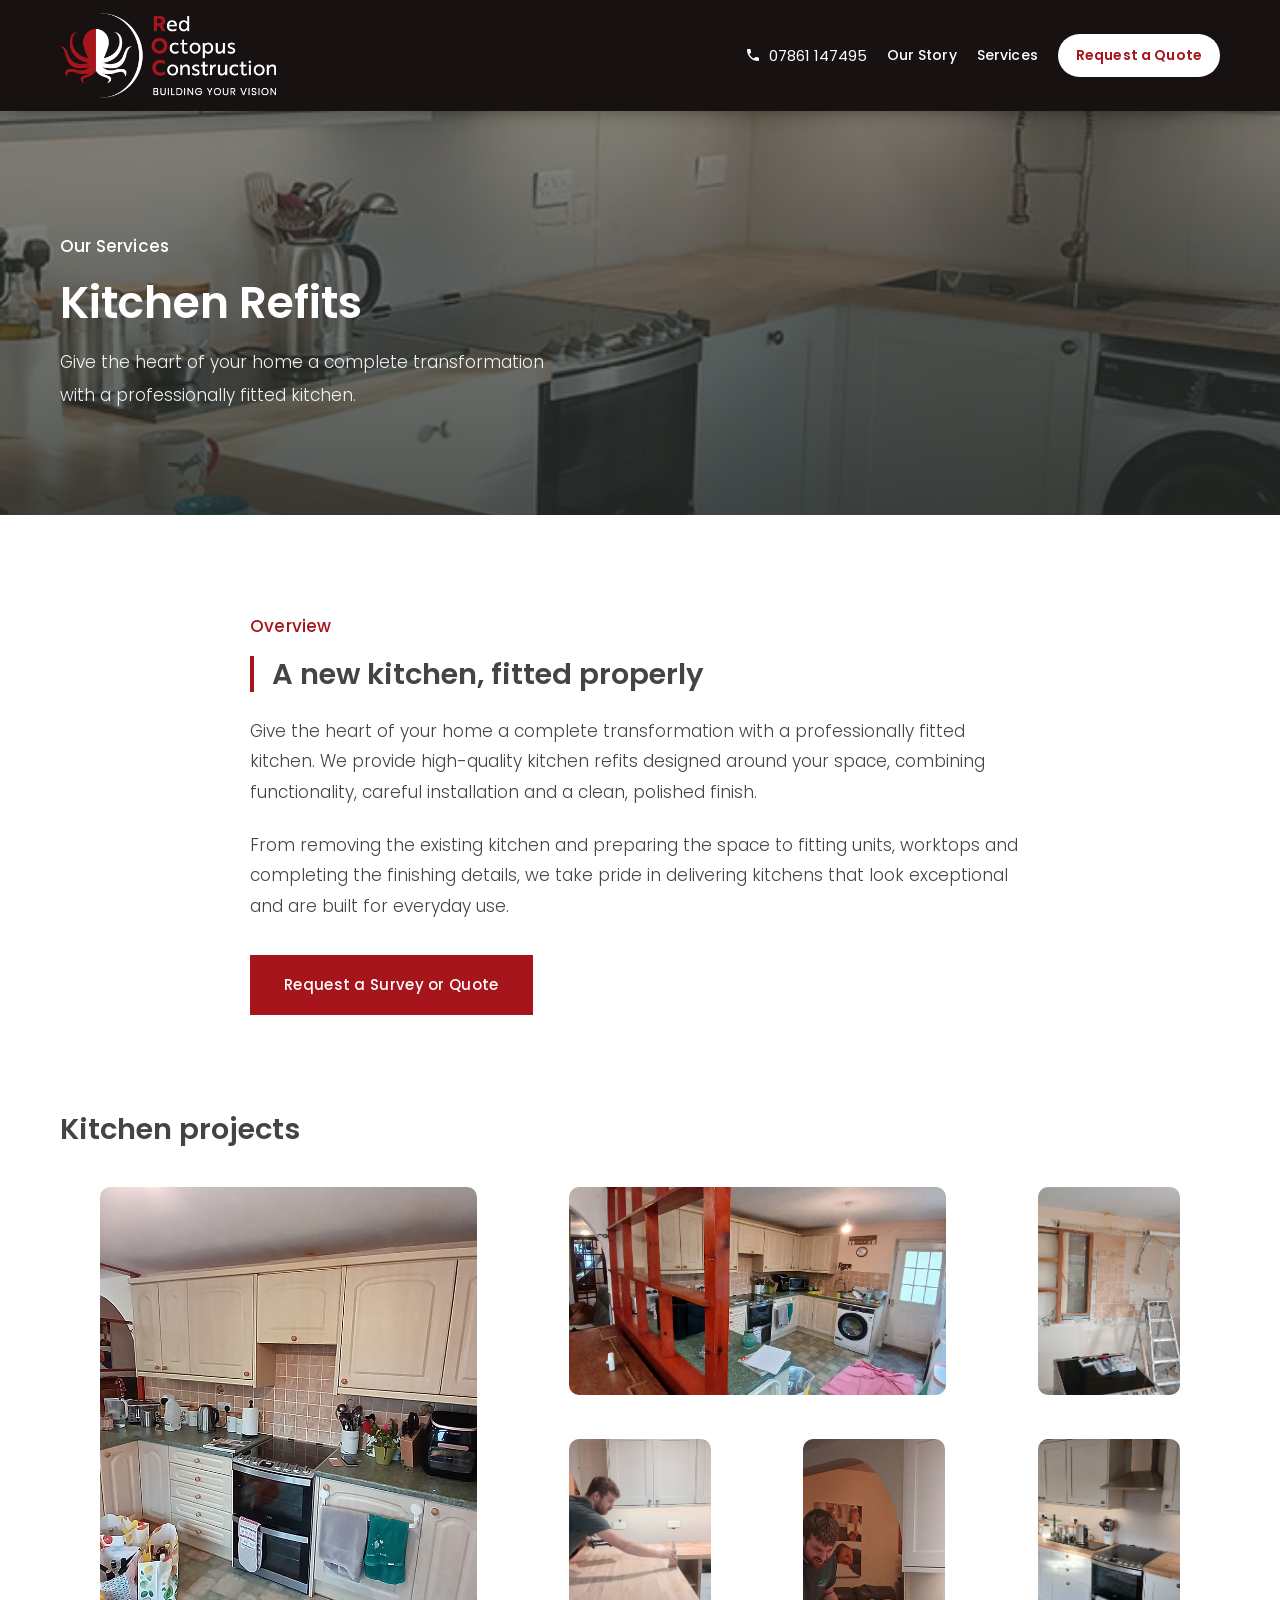
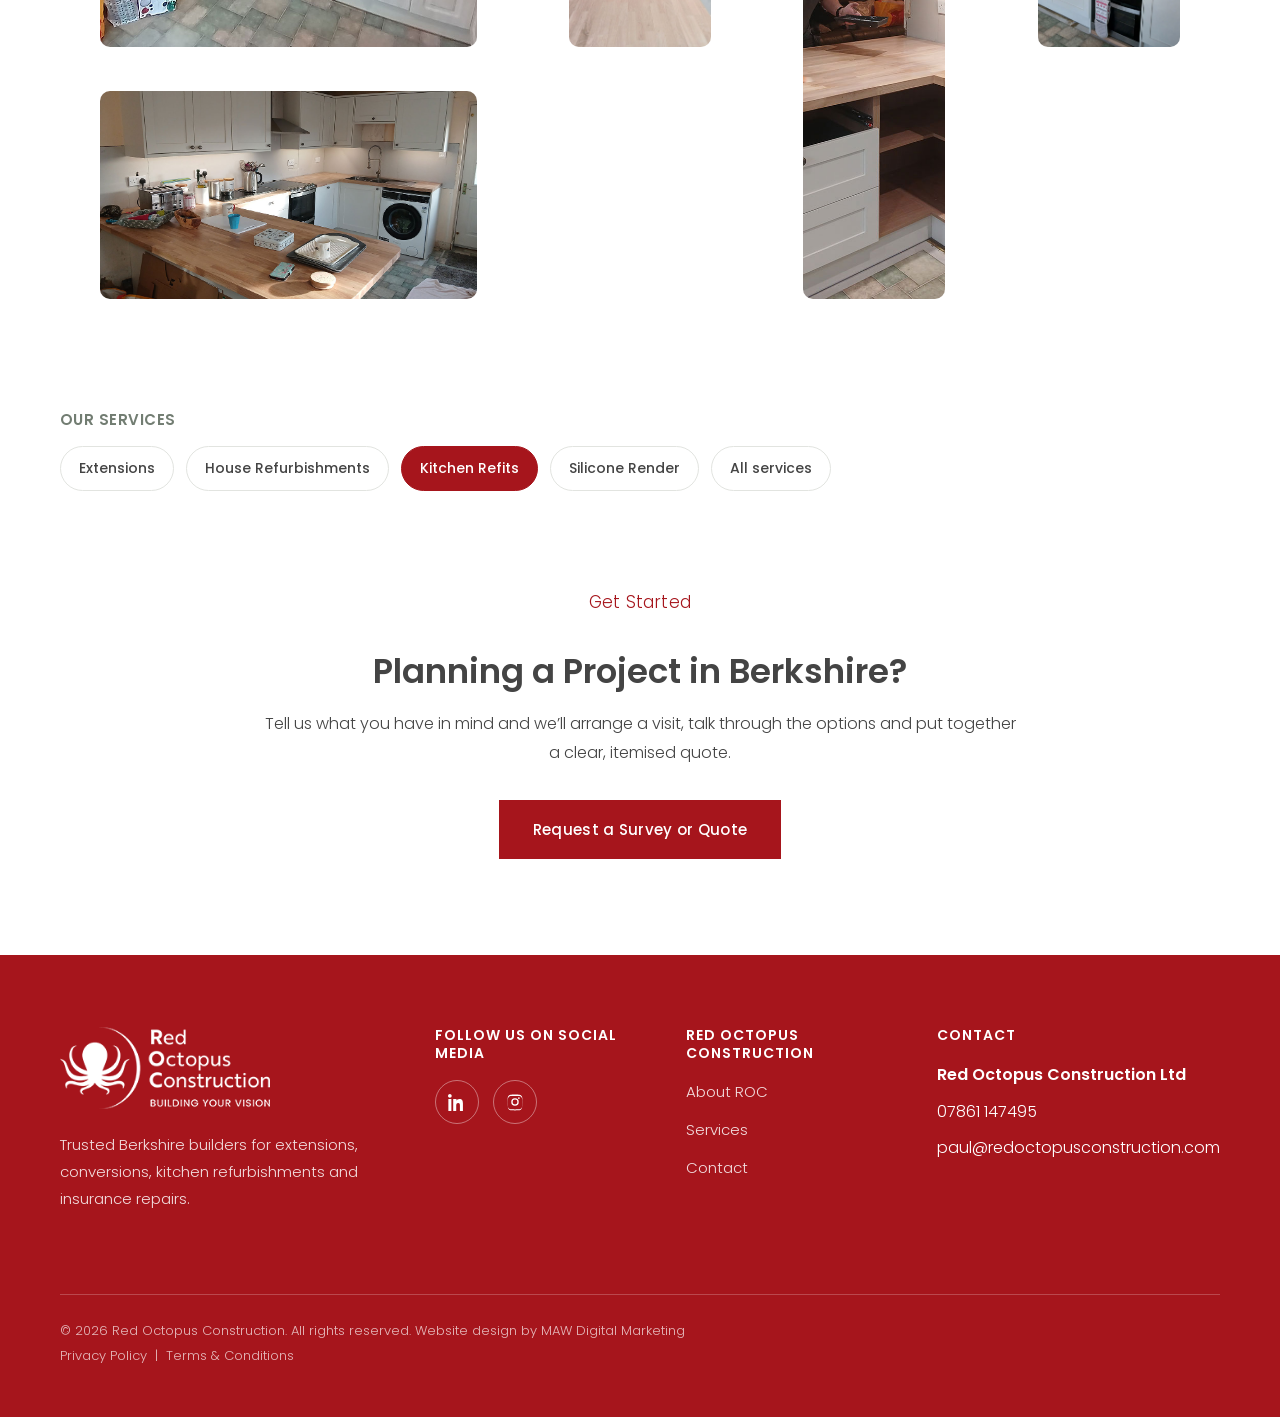
<file: kitchen-refits.html>
<!DOCTYPE html>
<html lang="en">
<head>
<meta charset="UTF-8" />
<meta name="viewport" content="width=device-width, initial-scale=1" />
<title>Kitchen Refits &mdash; Red Octopus Construction</title>
<meta name="description" content="High-quality fitted kitchen refits in Berkshire by Red Octopus Construction, from strip-out to finishing details." />
<link rel="preconnect" href="https://fonts.googleapis.com" />
<link rel="preconnect" href="https://fonts.gstatic.com" crossorigin />
<link href="https://fonts.googleapis.com/css2?family=Poppins:ital,wght@0,300;0,400;0,500;0,600;0,700;1,400&display=swap" rel="stylesheet" />
<link rel="icon" type="image/png" href="brand_assets/tab%20logo.png" />
<link rel="stylesheet" href="styles.css" />
</head>
<body>
<div class="page">

  <!-- header -->
  <header class="site-header">
    <div class="inner">
      <a class="site-header__link" href="index.html" aria-label="Red Octopus Construction — home">
        <img class="site-header__logo" src="brand_assets/red_octopus_logo_alt_alt.png" alt="Red Octopus Construction" />
      </a>
      <div class="site-header__right">
        <a class="site-header__phone" href="tel:07861147495">
          <svg viewBox="0 0 24 24" aria-hidden="true"><path d="M6.6 10.8c1.4 2.8 3.8 5.1 6.6 6.6l2.2-2.2c.3-.3.7-.4 1-.2 1.1.4 2.3.6 3.6.6.6 0 1 .4 1 1V20c0 .6-.4 1-1 1C10.6 21 3 13.4 3 4c0-.6.4-1 1-1h3.5c.6 0 1 .4 1 1 0 1.2.2 2.4.6 3.6.1.4 0 .8-.3 1L6.6 10.8z"/></svg>
          07861 147495
        </a>
        <nav class="site-nav" aria-label="Primary">
          <a class="site-nav__link" href="index.html#about">Our Story</a>
          <a class="site-nav__link" href="services.html">Services</a>
          <a class="site-nav__cta" href="index.html#quote">Request a Quote</a>
        </nav>
      </div>
    </div>
  </header>

  <!-- page banner -->
  <section class="subhero">
    <div class="subhero__bg" aria-hidden="true" style="background-image:url('brand_assets/roc_kitchen_refits_berkshire.jpg')"></div>
    <div class="inner">
      <p class="eyebrow eyebrow--light">Our Services</p>
      <h1>Kitchen Refits</h1>
      <p class="subhero__lead">Give the heart of your home a complete transformation with a professionally fitted kitchen.</p>
    </div>
  </section>

  <!-- overview -->
  <section class="svcpage">
    <div class="inner">
      <p class="eyebrow">Overview</p>
      <h2 class="h2 h2--rule">A new kitchen, fitted properly</h2>
      <p class="svcpage__lead">Give the heart of your home a complete transformation with a professionally fitted kitchen. We provide high-quality kitchen refits designed around your space, combining functionality, careful installation and a clean, polished finish.</p>
      <p class="svcpage__lead">From removing the existing kitchen and preparing the space to fitting units, worktops and completing the finishing details, we take pride in delivering kitchens that look exceptional and are built for everyday use.</p>
      <a class="btn btn--primary" href="index.html#quote">Request a Survey or Quote</a>
    </div>
  </section>

  <!-- gallery -->
  <section class="pgallery-wrap">
    <div class="inner">
      <h2 class="h2">Kitchen projects</h2>
      <div class="pgallery">
        <figure><img src="kitchen/kitchen1.jpg" alt="Kitchen refit work by Red Octopus Construction, photo 1" loading="lazy" /></figure>
        <figure><img src="kitchen/kitchen2.jpg" alt="Kitchen refit work by Red Octopus Construction, photo 2" loading="lazy" /></figure>
        <figure><img src="kitchen/kitchen3.jpg" alt="Kitchen refit work by Red Octopus Construction, photo 3" loading="lazy" /></figure>
        <figure><img src="kitchen/kitchen4.jpg" alt="Kitchen refit work by Red Octopus Construction, photo 4" loading="lazy" /></figure>
        <figure><img src="kitchen/kitchen5.jpg" alt="Kitchen refit work by Red Octopus Construction, photo 5" loading="lazy" /></figure>
        <figure><img src="kitchen/kitchen6.jpg" alt="Kitchen refit work by Red Octopus Construction, photo 6" loading="lazy" /></figure>
        <figure><img src="kitchen/kitchen7.jpg" alt="Kitchen refit work by Red Octopus Construction, photo 7" loading="lazy" /></figure>
      </div>
    </div>
  </section>

  <!-- other services -->
  <section class="svclinks">
    <div class="inner">
      <h2>Our services</h2>
      <ul>
        <li><a href="extensions.html">Extensions</a></li>
        <li><a href="house-refurbishments.html">House Refurbishments</a></li>
        <li><a href="kitchen-refits.html" aria-current="page">Kitchen Refits</a></li>
        <li><a href="silicone-render.html">Silicone Render</a></li>
        <li><a href="services.html">All services</a></li>
      </ul>
    </div>
  </section>

  <!-- cta -->
  <section class="insurance">
    <div class="inner">
      <p class="eyebrow">Get Started</p>
      <h2 class="h2">Planning a Project in Berkshire?</h2>
      <p>Tell us what you have in mind and we&rsquo;ll arrange a visit, talk through the options and put together a clear, itemised quote.</p>
      <a class="btn btn--primary" href="index.html#quote">Request a Survey or Quote</a>
    </div>
  </section>

  <!-- footer -->
  <footer class="site-footer" id="contact">
    <div class="inner">
      <div class="site-footer__brand">
        <img class="site-footer__logo" src="brand_assets/red_octopus_logo_footer.png" alt="Red Octopus Construction" />
        <p class="site-footer__tag">Trusted Berkshire builders for extensions, conversions, kitchen refurbishments and insurance repairs.</p>
      </div>

      <div class="fgroup">
        <h4>Follow Us on Social Media</h4>
        <div class="fsocial">
          <a href="https://www.linkedin.com/in/paul-homer-bb1839288/" aria-label="LinkedIn" target="_blank" rel="noopener">
            <svg viewBox="0 0 24 24" aria-hidden="true"><path d="M4.98 3.5A2.5 2.5 0 1 1 0 3.5a2.5 2.5 0 0 1 4.98 0zM.5 8h4V24h-4V8zm7 0h3.8v2.2h.05c.53-1 1.83-2.2 3.77-2.2 4.03 0 4.78 2.65 4.78 6.1V24h-4v-6.9c0-1.65-.03-3.77-2.3-3.77-2.3 0-2.65 1.8-2.65 3.65V24h-4V8z"/></svg>
          </a>
          <a href="https://www.instagram.com/red_octopus_construction" aria-label="Instagram" target="_blank" rel="noopener">
            <svg viewBox="0 0 24 24" aria-hidden="true"><path d="M12 2.16c3.2 0 3.58.01 4.85.07 1.17.05 1.8.25 2.23.42.56.22.96.48 1.38.9.42.42.68.82.9 1.38.17.42.37 1.06.42 2.23.06 1.27.07 1.65.07 4.85s-.01 3.58-.07 4.85c-.05 1.17-.25 1.8-.42 2.23-.22.56-.48.96-.9 1.38-.42.42-.82.68-1.38.9-.42.17-1.06.37-2.23.42-1.27.06-1.65.07-4.85.07s-3.58-.01-4.85-.07c-1.17-.05-1.8-.25-2.23-.42a3.7 3.7 0 0 1-1.38-.9 3.7 3.7 0 0 1-.9-1.38c-.17-.42-.37-1.06-.42-2.23-.06-1.27-.07-1.65-.07-4.85s.01-3.58.07-4.85c.05-1.17.25-1.8.42-2.23.22-.56.48-.96.9-1.38.42-.42.82-.68 1.38-.9.42-.17 1.06-.37 2.23-.42C8.42 2.17 8.8 2.16 12 2.16zm0 1.8c-3.15 0-3.5.01-4.74.07-1.14.05-1.76.24-2.17.4-.55.21-.94.47-1.35.88-.41.41-.67.8-.88 1.35-.16.41-.35 1.03-.4 2.17-.06 1.24-.07 1.6-.07 4.74s.01 3.5.07 4.74c.05 1.14.24 1.76.4 2.17.21.55.47.94.88 1.35.41.41.8.67 1.35.88.41.16 1.03.35 2.17.4 1.24.06 1.6.07 4.74.07s3.5-.01 4.74-.07c1.14-.05 1.76-.24 2.17-.4.55-.21.94-.47 1.35-.88.41-.41.67-.8.88-1.35.16-.41.35-1.03.4-2.17.06-1.24.07-1.6.07-4.74s-.01-3.5-.07-4.74c-.05-1.14-.24-1.76-.4-2.17a3.6 3.6 0 0 0-.88-1.35 3.6 3.6 0 0 0-1.35-.88c-.41-.16-1.03-.35-2.17-.4-1.24-.06-1.6-.07-4.74-.07zm0 3.06a4.98 4.98 0 1 1 0 9.96 4.98 4.98 0 0 1 0-9.96zm0 8.22a3.24 3.24 0 1 0 0-6.48 3.24 3.24 0 0 0 0 6.48zm6.34-8.42a1.16 1.16 0 1 1-2.32 0 1.16 1.16 0 0 1 2.32 0z"/></svg>
          </a>
        </div>
      </div>

      <div class="fgroup">
        <h4>Red Octopus Construction</h4>
        <nav class="fnav">
          <a href="index.html#about">About ROC</a>
          <a href="services.html">Services</a>
          <a href="index.html#quote">Contact</a>
        </nav>
      </div>

      <div class="fgroup fcontact">
        <h4>Contact</h4>
        <span>Red Octopus Construction Ltd</span>
        <a href="tel:07861147495">07861 147495</a>
        <a href="mailto:paul@redoctopusconstruction.com">paul@redoctopusconstruction.com</a>
      </div>

      <p class="site-footer__legal">
        &copy; 2026 Red Octopus Construction. All rights reserved. Website design by MAW Digital Marketing<br />
        <a href="privacy.html">Privacy Policy</a> &nbsp;|&nbsp; <a href="#">Terms &amp; Conditions</a>
      </p>
    </div>
  </footer>

</div>
</body>
</html>
</file>
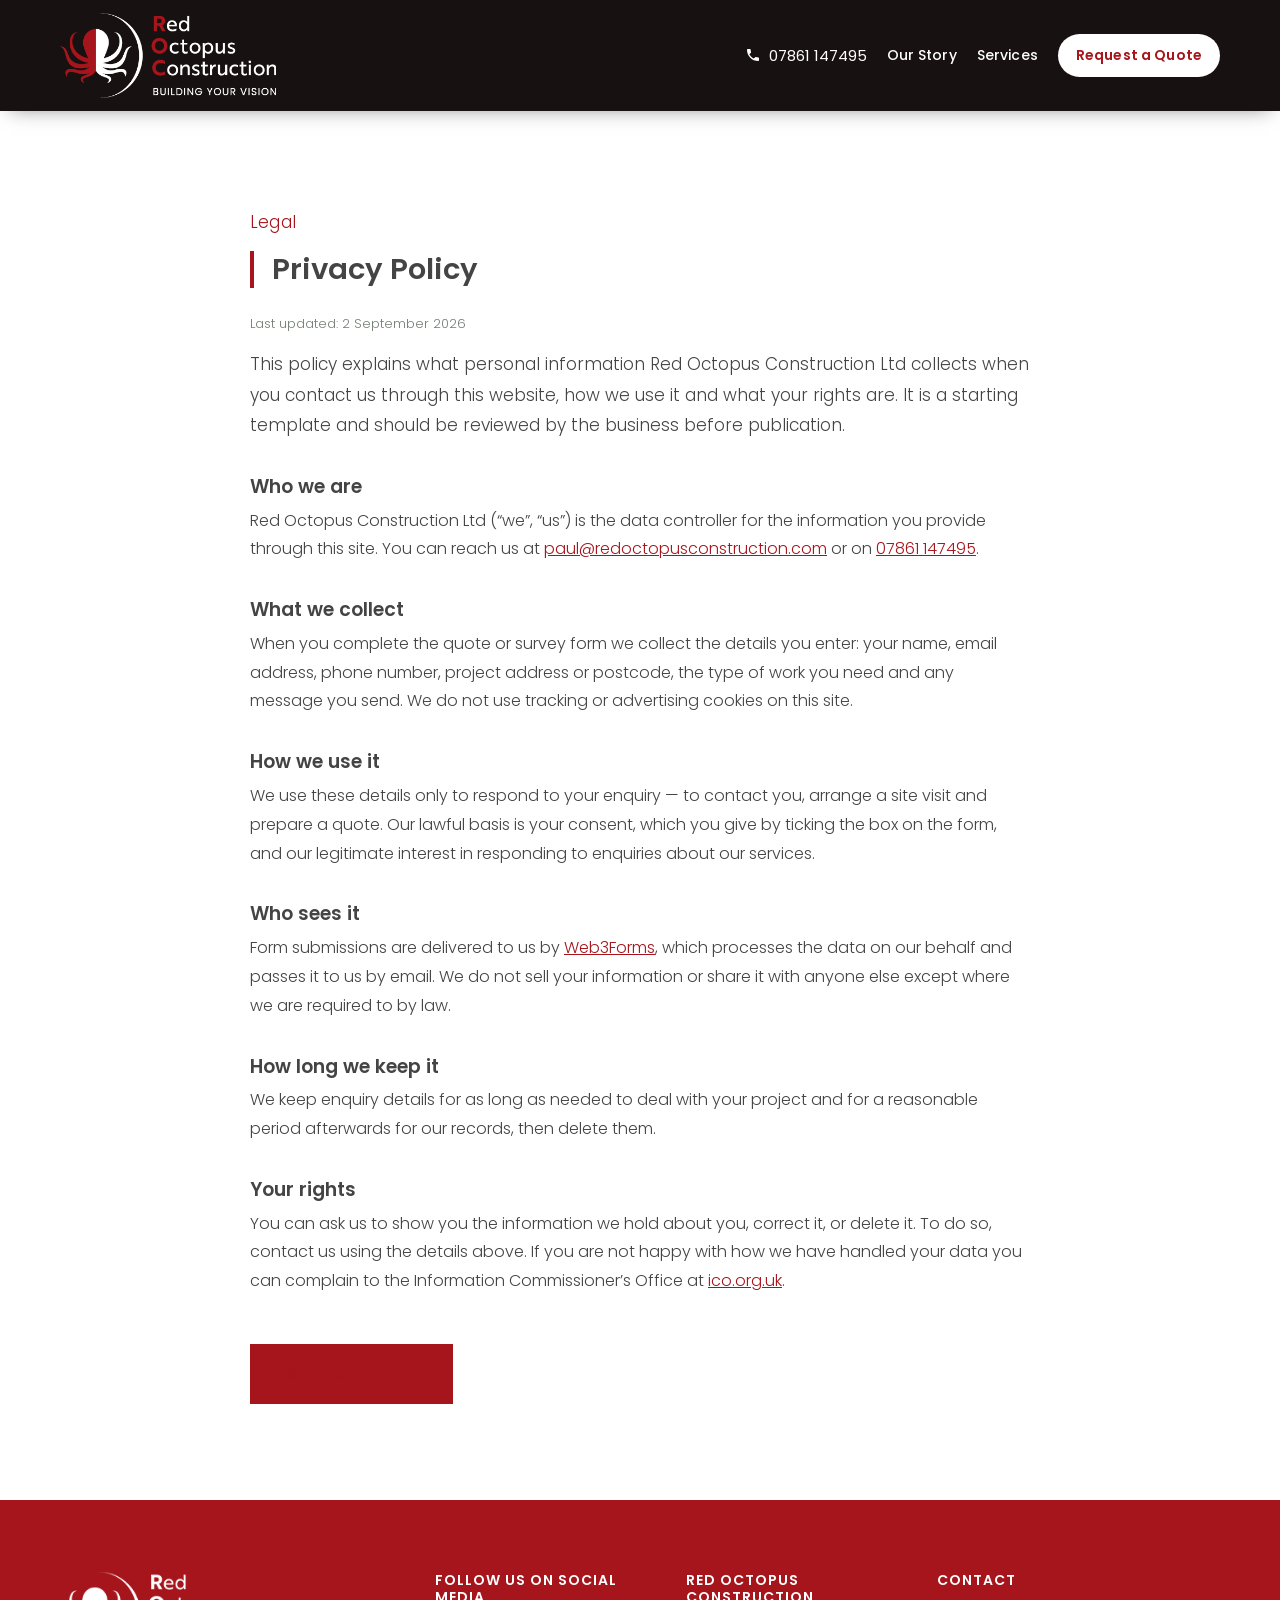
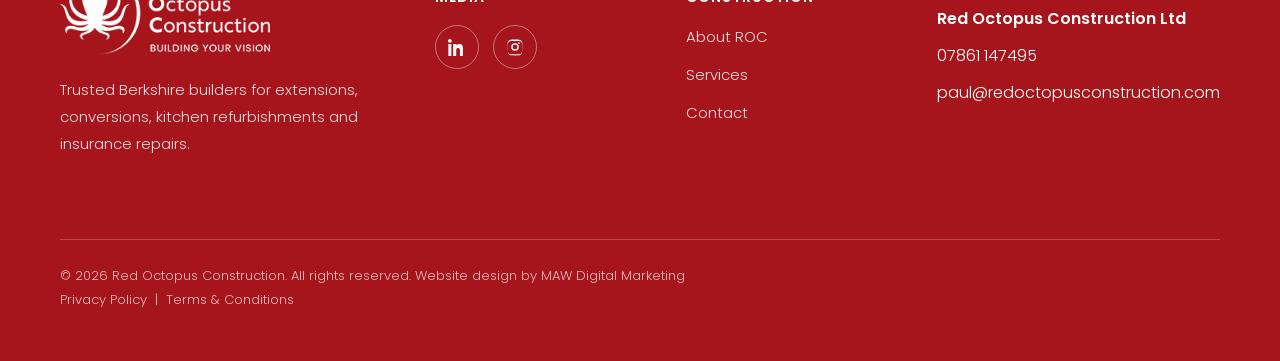
<file: privacy.html>
<!DOCTYPE html>
<html lang="en">
<head>
<meta charset="UTF-8" />
<meta name="viewport" content="width=device-width, initial-scale=1" />
<title>Privacy Policy &mdash; Red Octopus Construction</title>
<meta name="description" content="How Red Octopus Construction collects and uses the personal information you send through this website." />
<meta name="robots" content="noindex" />
<link rel="preconnect" href="https://fonts.googleapis.com" />
<link rel="preconnect" href="https://fonts.gstatic.com" crossorigin />
<link href="https://fonts.googleapis.com/css2?family=Poppins:ital,wght@0,300;0,400;0,500;0,600;0,700;1,400&display=swap" rel="stylesheet" />
<link rel="icon" type="image/png" href="brand_assets/tab%20logo.png" />
<link rel="stylesheet" href="styles.css" />
</head>
<body>
<div class="page">

  <!-- header -->
  <header class="site-header">
    <div class="inner">
      <a class="site-header__link" href="index.html" aria-label="Red Octopus Construction — home">
        <img class="site-header__logo" src="brand_assets/red_octopus_logo_alt_alt.png" alt="Red Octopus Construction" />
      </a>
      <div class="site-header__right">
        <a class="site-header__phone" href="tel:07861147495">
          <svg viewBox="0 0 24 24" aria-hidden="true"><path d="M6.6 10.8c1.4 2.8 3.8 5.1 6.6 6.6l2.2-2.2c.3-.3.7-.4 1-.2 1.1.4 2.3.6 3.6.6.6 0 1 .4 1 1V20c0 .6-.4 1-1 1C10.6 21 3 13.4 3 4c0-.6.4-1 1-1h3.5c.6 0 1 .4 1 1 0 1.2.2 2.4.6 3.6.1.4 0 .8-.3 1L6.6 10.8z"/></svg>
          07861 147495
        </a>
        <nav class="site-nav" aria-label="Primary">
          <a class="site-nav__link" href="index.html#about">Our Story</a>
          <a class="site-nav__link" href="services.html">Services</a>
          <a class="site-nav__cta" href="index.html#quote">Request a Quote</a>
        </nav>
      </div>
    </div>
  </header>

  <!-- content -->
  <section class="svcpage legal">
    <div class="inner">
      <p class="eyebrow">Legal</p>
      <h1 class="h2 h2--rule">Privacy Policy</h1>
      <p class="legal__meta">Last updated: 2 September 2026</p>

      <p class="svcpage__lead">This policy explains what personal information Red Octopus Construction Ltd collects when you contact us through this website, how we use it and what your rights are. It is a starting template and should be reviewed by the business before publication.</p>

      <h2>Who we are</h2>
      <p>Red Octopus Construction Ltd (&ldquo;we&rdquo;, &ldquo;us&rdquo;) is the data controller for the information you provide through this site. You can reach us at <a href="mailto:paul@redoctopusconstruction.com">paul@redoctopusconstruction.com</a> or on <a href="tel:07861147495">07861&nbsp;147495</a>.</p>

      <h2>What we collect</h2>
      <p>When you complete the quote or survey form we collect the details you enter: your name, email address, phone number, project address or postcode, the type of work you need and any message you send. We do not use tracking or advertising cookies on this site.</p>

      <h2>How we use it</h2>
      <p>We use these details only to respond to your enquiry &mdash; to contact you, arrange a site visit and prepare a quote. Our lawful basis is your consent, which you give by ticking the box on the form, and our legitimate interest in responding to enquiries about our services.</p>

      <h2>Who sees it</h2>
      <p>Form submissions are delivered to us by <a href="https://web3forms.com/privacy" target="_blank" rel="noopener">Web3Forms</a>, which processes the data on our behalf and passes it to us by email. We do not sell your information or share it with anyone else except where we are required to by law.</p>

      <h2>How long we keep it</h2>
      <p>We keep enquiry details for as long as needed to deal with your project and for a reasonable period afterwards for our records, then delete them.</p>

      <h2>Your rights</h2>
      <p>You can ask us to show you the information we hold about you, correct it, or delete it. To do so, contact us using the details above. If you are not happy with how we have handled your data you can complain to the Information Commissioner&rsquo;s Office at <a href="https://ico.org.uk" target="_blank" rel="noopener">ico.org.uk</a>.</p>

      <a class="btn btn--primary" href="index.html#quote">Back to the form</a>
    </div>
  </section>

  <!-- footer -->
  <footer class="site-footer" id="contact">
    <div class="inner">
      <div class="site-footer__brand">
        <img class="site-footer__logo" src="brand_assets/red_octopus_logo_footer.png" alt="Red Octopus Construction" />
        <p class="site-footer__tag">Trusted Berkshire builders for extensions, conversions, kitchen refurbishments and insurance repairs.</p>
      </div>

      <div class="fgroup">
        <h4>Follow Us on Social Media</h4>
        <div class="fsocial">
          <a href="https://www.linkedin.com/in/paul-homer-bb1839288/" aria-label="LinkedIn" target="_blank" rel="noopener">
            <svg viewBox="0 0 24 24" aria-hidden="true"><path d="M4.98 3.5A2.5 2.5 0 1 1 0 3.5a2.5 2.5 0 0 1 4.98 0zM.5 8h4V24h-4V8zm7 0h3.8v2.2h.05c.53-1 1.83-2.2 3.77-2.2 4.03 0 4.78 2.65 4.78 6.1V24h-4v-6.9c0-1.65-.03-3.77-2.3-3.77-2.3 0-2.65 1.8-2.65 3.65V24h-4V8z"/></svg>
          </a>
          <a href="https://www.instagram.com/red_octopus_construction" aria-label="Instagram" target="_blank" rel="noopener">
            <svg viewBox="0 0 24 24" aria-hidden="true"><path d="M12 2.16c3.2 0 3.58.01 4.85.07 1.17.05 1.8.25 2.23.42.56.22.96.48 1.38.9.42.42.68.82.9 1.38.17.42.37 1.06.42 2.23.06 1.27.07 1.65.07 4.85s-.01 3.58-.07 4.85c-.05 1.17-.25 1.8-.42 2.23-.22.56-.48.96-.9 1.38-.42.42-.82.68-1.38.9-.42.17-1.06.37-2.23.42-1.27.06-1.65.07-4.85.07s-3.58-.01-4.85-.07c-1.17-.05-1.8-.25-2.23-.42a3.7 3.7 0 0 1-1.38-.9 3.7 3.7 0 0 1-.9-1.38c-.17-.42-.37-1.06-.42-2.23-.06-1.27-.07-1.65-.07-4.85s.01-3.58.07-4.85c.05-1.17.25-1.8.42-2.23.22-.56.48-.96.9-1.38.42-.42.82-.68 1.38-.9.42-.17 1.06-.37 2.23-.42C8.42 2.17 8.8 2.16 12 2.16zm0 1.8c-3.15 0-3.5.01-4.74.07-1.14.05-1.76.24-2.17.4-.55.21-.94.47-1.35.88-.41.41-.67.8-.88 1.35-.16.41-.35 1.03-.4 2.17-.06 1.24-.07 1.6-.07 4.74s.01 3.5.07 4.74c.05 1.14.24 1.76.4 2.17.21.55.47.94.88 1.35.41.41.8.67 1.35.88.41.16 1.03.35 2.17.4 1.24.06 1.6.07 4.74.07s3.5-.01 4.74-.07c1.14-.05 1.76-.24 2.17-.4.55-.21.94-.47 1.35-.88.41-.41.67-.8.88-1.35.16-.41.35-1.03.4-2.17.06-1.24.07-1.6.07-4.74s-.01-3.5-.07-4.74c-.05-1.14-.24-1.76-.4-2.17a3.6 3.6 0 0 0-.88-1.35 3.6 3.6 0 0 0-1.35-.88c-.41-.16-1.03-.35-2.17-.4-1.24-.06-1.6-.07-4.74-.07zm0 3.06a4.98 4.98 0 1 1 0 9.96 4.98 4.98 0 0 1 0-9.96zm0 8.22a3.24 3.24 0 1 0 0-6.48 3.24 3.24 0 0 0 0 6.48zm6.34-8.42a1.16 1.16 0 1 1-2.32 0 1.16 1.16 0 0 1 2.32 0z"/></svg>
          </a>
        </div>
      </div>

      <div class="fgroup">
        <h4>Red Octopus Construction</h4>
        <nav class="fnav">
          <a href="index.html#about">About ROC</a>
          <a href="services.html">Services</a>
          <a href="index.html#quote">Contact</a>
        </nav>
      </div>

      <div class="fgroup fcontact">
        <h4>Contact</h4>
        <span>Red Octopus Construction Ltd</span>
        <a href="tel:07861147495">07861 147495</a>
        <a href="mailto:paul@redoctopusconstruction.com">paul@redoctopusconstruction.com</a>
      </div>

      <p class="site-footer__legal">
        &copy; 2026 Red Octopus Construction. All rights reserved. Website design by MAW Digital Marketing<br />
        <a href="privacy.html">Privacy Policy</a> &nbsp;|&nbsp; <a href="#">Terms &amp; Conditions</a>
      </p>
    </div>
  </footer>

</div>
</body>
</html>
</file>
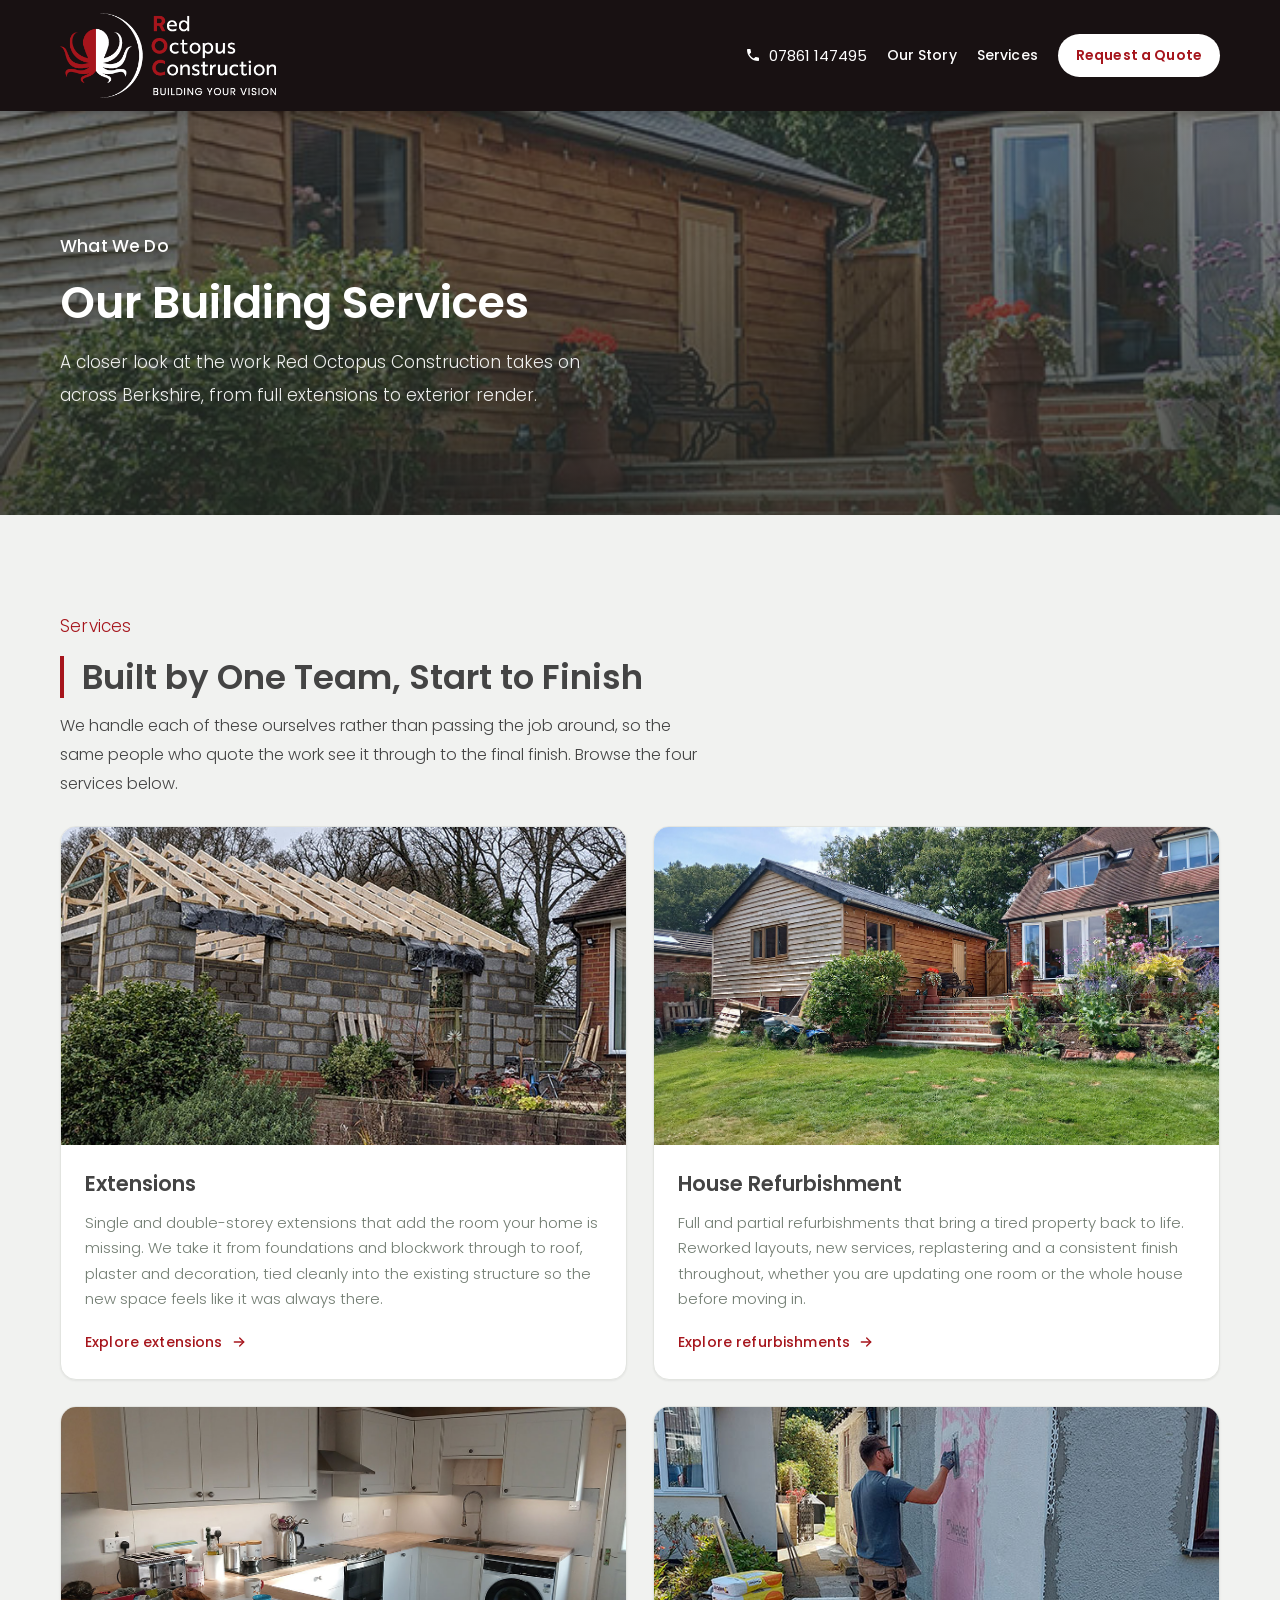
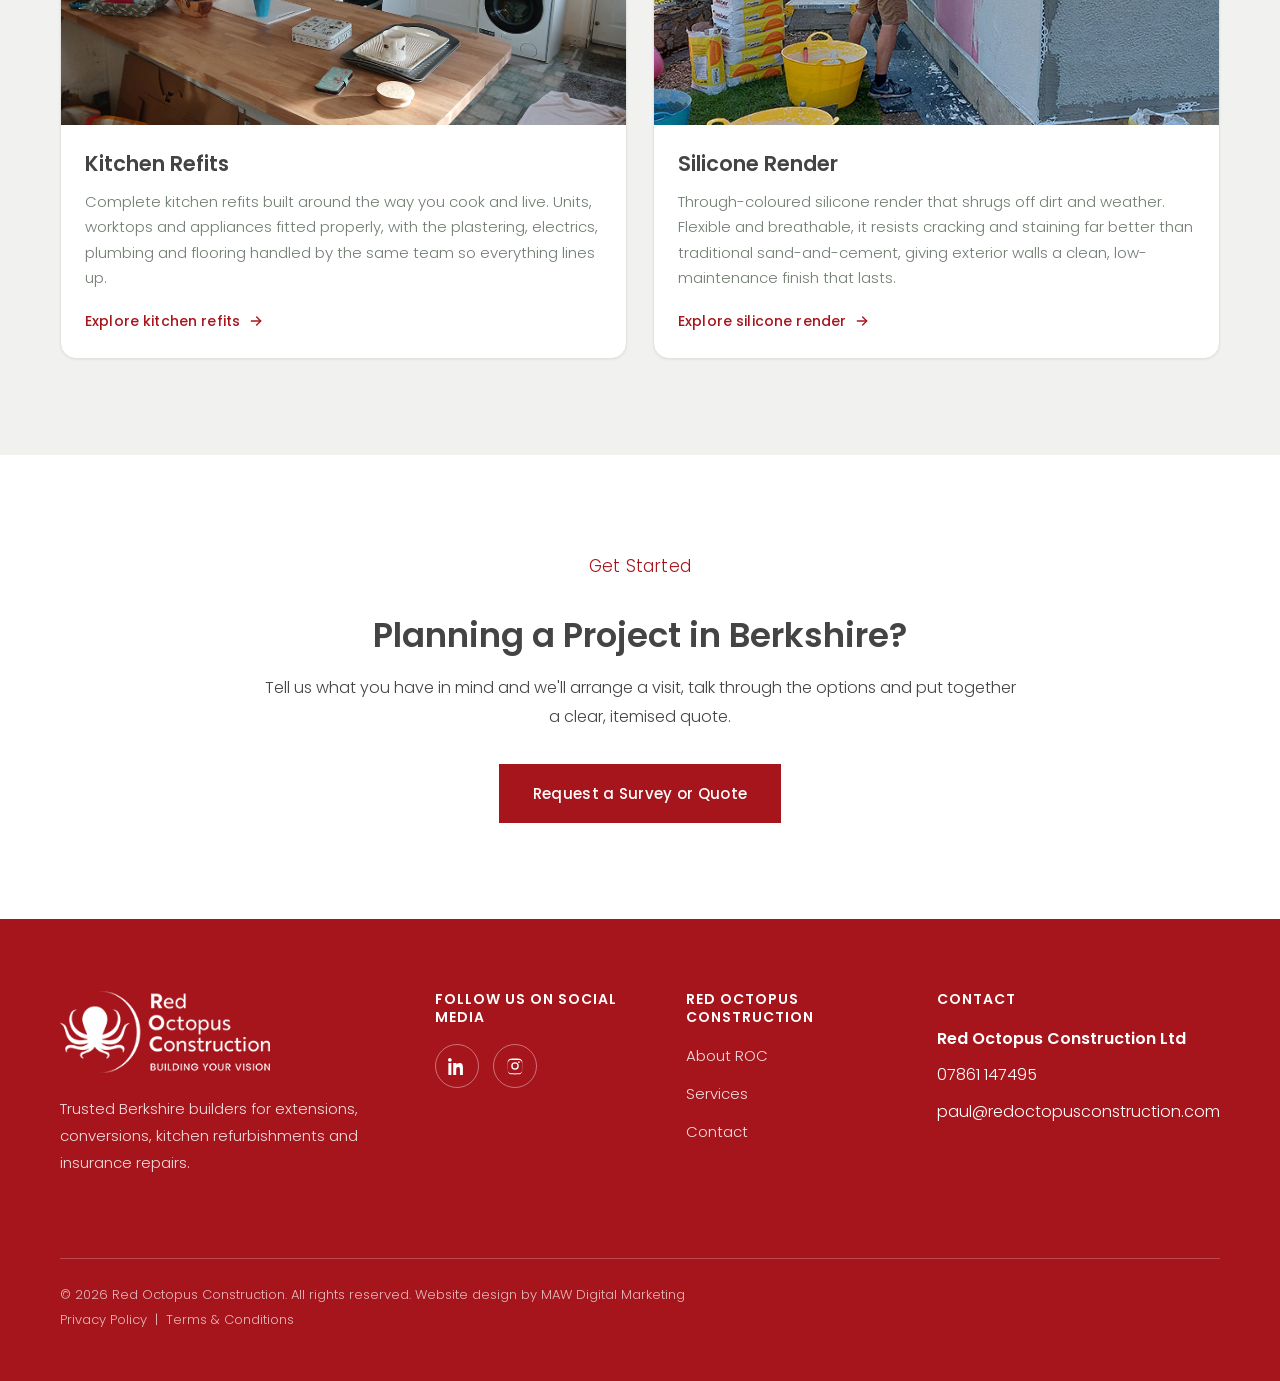
<file: services.html>
<!DOCTYPE html>
<html lang="en">
<head>
<meta charset="UTF-8" />
<meta name="viewport" content="width=device-width, initial-scale=1" />
<title>Our Services — Red Octopus Construction</title>
<meta name="description" content="Extensions, house refurbishment, kitchen refits and silicone render by Red Octopus Construction, trusted builders in Berkshire." />
<link rel="preconnect" href="https://fonts.googleapis.com" />
<link rel="preconnect" href="https://fonts.gstatic.com" crossorigin />
<link href="https://fonts.googleapis.com/css2?family=Poppins:ital,wght@0,300;0,400;0,500;0,600;0,700;1,400&display=swap" rel="stylesheet" />
<link rel="icon" type="image/png" href="brand_assets/tab%20logo.png" />
<link rel="stylesheet" href="styles.css" />
</head>
<body>
<div class="page">

  <!-- header -->
  <header class="site-header">
    <div class="inner">
      <a class="site-header__link" href="index.html" aria-label="Red Octopus Construction — home">
        <img class="site-header__logo" src="brand_assets/red_octopus_logo_alt_alt.png" alt="Red Octopus Construction" />
      </a>
      <div class="site-header__right">
        <a class="site-header__phone" href="tel:07861147495">
          <svg viewBox="0 0 24 24" aria-hidden="true"><path d="M6.6 10.8c1.4 2.8 3.8 5.1 6.6 6.6l2.2-2.2c.3-.3.7-.4 1-.2 1.1.4 2.3.6 3.6.6.6 0 1 .4 1 1V20c0 .6-.4 1-1 1C10.6 21 3 13.4 3 4c0-.6.4-1 1-1h3.5c.6 0 1 .4 1 1 0 1.2.2 2.4.6 3.6.1.4 0 .8-.3 1L6.6 10.8z"/></svg>
          07861 147495
        </a>
        <nav class="site-nav" aria-label="Primary">
          <a class="site-nav__link" href="index.html#about">Our Story</a>
          <a class="site-nav__link" href="services.html">Services</a>
          <a class="site-nav__cta" href="index.html#quote">Request a Quote</a>
        </nav>
      </div>
    </div>
  </header>

  <!-- page banner -->
  <section class="subhero">
    <div class="subhero__bg" aria-hidden="true" style="background-image:url('brand_assets/roc_house_referbs_berkshire.jpg')"></div>
    <div class="inner">
      <p class="eyebrow eyebrow--light">What We Do</p>
      <h1>Our Building Services</h1>
      <p class="subhero__lead">A closer look at the work Red Octopus Construction takes on across Berkshire, from full extensions to exterior render.</p>
    </div>
  </section>

  <!-- services gallery -->
  <section class="gallery" id="services">
    <div class="inner">
      <div class="gallery__head">
        <p class="eyebrow">Services</p>
        <h2 class="h2 h2--rule">Built by One Team, Start to Finish</h2>
        <p>We handle each of these ourselves rather than passing the job around, so the same people who quote the work see it through to the final finish. Browse the four services below.</p>
      </div>

      <div class="sgrid">
        <article class="scard">
          <div class="scard__media">
            <img src="brand_assets/extensions.jpg" alt="Blockwork rear extension with new timber roof trusses going up on a Berkshire home" loading="lazy" />
          </div>
          <div class="scard__body">
            <h3>Extensions</h3>
            <p>Single and double-storey extensions that add the room your home is missing. We take it from foundations and blockwork through to roof, plaster and decoration, tied cleanly into the existing structure so the new space feels like it was always there.</p>
            <a class="scard__cta" href="extensions.html">
              Explore extensions
              <svg viewBox="0 0 24 24" aria-hidden="true"><path d="M5 12h14"/><path d="M13 6l6 6-6 6"/></svg>
            </a>
          </div>
        </article>

        <article class="scard">
          <div class="scard__media">
            <img src="brand_assets/house%20refurbishments.jpg" alt="Refurbished house with timber-clad garden annexe and new brick garden steps" loading="lazy" />
          </div>
          <div class="scard__body">
            <h3>House Refurbishment</h3>
            <p>Full and partial refurbishments that bring a tired property back to life. Reworked layouts, new services, replastering and a consistent finish throughout, whether you are updating one room or the whole house before moving in.</p>
            <a class="scard__cta" href="house-refurbishments.html">
              Explore refurbishments
              <svg viewBox="0 0 24 24" aria-hidden="true"><path d="M5 12h14"/><path d="M13 6l6 6-6 6"/></svg>
            </a>
          </div>
        </article>

        <article class="scard">
          <div class="scard__media">
            <img src="brand_assets/kitchen%20refits.jpg" alt="Newly fitted shaker kitchen with solid oak worktops part-way through a refit" loading="lazy" />
          </div>
          <div class="scard__body">
            <h3>Kitchen Refits</h3>
            <p>Complete kitchen refits built around the way you cook and live. Units, worktops and appliances fitted properly, with the plastering, electrics, plumbing and flooring handled by the same team so everything lines up.</p>
            <a class="scard__cta" href="kitchen-refits.html">
              Explore kitchen refits
              <svg viewBox="0 0 24 24" aria-hidden="true"><path d="M5 12h14"/><path d="M13 6l6 6-6 6"/></svg>
            </a>
          </div>
        </article>

        <article class="scard">
          <div class="scard__media">
            <img src="brand_assets/silicone%20render.jpg" alt="Builder applying silicone render over insulation boards to an exterior house wall" loading="lazy" />
          </div>
          <div class="scard__body">
            <h3>Silicone Render</h3>
            <p>Through-coloured silicone render that shrugs off dirt and weather. Flexible and breathable, it resists cracking and staining far better than traditional sand-and-cement, giving exterior walls a clean, low-maintenance finish that lasts.</p>
            <a class="scard__cta" href="silicone-render.html">
              Explore silicone render
              <svg viewBox="0 0 24 24" aria-hidden="true"><path d="M5 12h14"/><path d="M13 6l6 6-6 6"/></svg>
            </a>
          </div>
        </article>
      </div>
    </div>
  </section>

  <!-- cta -->
  <section class="insurance">
    <div class="inner">
      <p class="eyebrow">Get Started</p>
      <h2 class="h2">Planning a Project in Berkshire?</h2>
      <p>Tell us what you have in mind and we'll arrange a visit, talk through the options and put together a clear, itemised quote.</p>
      <a class="btn btn--primary" href="index.html#quote">Request a Survey or Quote</a>
    </div>
  </section>

  <!-- footer -->
  <footer class="site-footer" id="contact">
    <div class="inner">
      <div class="site-footer__brand">
        <img class="site-footer__logo" src="brand_assets/red_octopus_logo_footer.png" alt="Red Octopus Construction" />
        <p class="site-footer__tag">Trusted Berkshire builders for extensions, conversions, kitchen refurbishments and insurance repairs.</p>
      </div>

      <div class="fgroup">
        <h4>Follow Us on Social Media</h4>
        <div class="fsocial">
          <a href="https://www.linkedin.com/in/paul-homer-bb1839288/" aria-label="LinkedIn" target="_blank" rel="noopener">
            <svg viewBox="0 0 24 24" aria-hidden="true"><path d="M4.98 3.5A2.5 2.5 0 1 1 0 3.5a2.5 2.5 0 0 1 4.98 0zM.5 8h4V24h-4V8zm7 0h3.8v2.2h.05c.53-1 1.83-2.2 3.77-2.2 4.03 0 4.78 2.65 4.78 6.1V24h-4v-6.9c0-1.65-.03-3.77-2.3-3.77-2.3 0-2.65 1.8-2.65 3.65V24h-4V8z"/></svg>
          </a>
          <a href="https://www.instagram.com/red_octopus_construction" aria-label="Instagram" target="_blank" rel="noopener">
            <svg viewBox="0 0 24 24" aria-hidden="true"><path d="M12 2.16c3.2 0 3.58.01 4.85.07 1.17.05 1.8.25 2.23.42.56.22.96.48 1.38.9.42.42.68.82.9 1.38.17.42.37 1.06.42 2.23.06 1.27.07 1.65.07 4.85s-.01 3.58-.07 4.85c-.05 1.17-.25 1.8-.42 2.23-.22.56-.48.96-.9 1.38-.42.42-.82.68-1.38.9-.42.17-1.06.37-2.23.42-1.27.06-1.65.07-4.85.07s-3.58-.01-4.85-.07c-1.17-.05-1.8-.25-2.23-.42a3.7 3.7 0 0 1-1.38-.9 3.7 3.7 0 0 1-.9-1.38c-.17-.42-.37-1.06-.42-2.23-.06-1.27-.07-1.65-.07-4.85s.01-3.58.07-4.85c.05-1.17.25-1.8.42-2.23.22-.56.48-.96.9-1.38.42-.42.82-.68 1.38-.9.42-.17 1.06-.37 2.23-.42C8.42 2.17 8.8 2.16 12 2.16zm0 1.8c-3.15 0-3.5.01-4.74.07-1.14.05-1.76.24-2.17.4-.55.21-.94.47-1.35.88-.41.41-.67.8-.88 1.35-.16.41-.35 1.03-.4 2.17-.06 1.24-.07 1.6-.07 4.74s.01 3.5.07 4.74c.05 1.14.24 1.76.4 2.17.21.55.47.94.88 1.35.41.41.8.67 1.35.88.41.16 1.03.35 2.17.4 1.24.06 1.6.07 4.74.07s3.5-.01 4.74-.07c1.14-.05 1.76-.24 2.17-.4.55-.21.94-.47 1.35-.88.41-.41.67-.8.88-1.35.16-.41.35-1.03.4-2.17.06-1.24.07-1.6.07-4.74s-.01-3.5-.07-4.74c-.05-1.14-.24-1.76-.4-2.17a3.6 3.6 0 0 0-.88-1.35 3.6 3.6 0 0 0-1.35-.88c-.41-.16-1.03-.35-2.17-.4-1.24-.06-1.6-.07-4.74-.07zm0 3.06a4.98 4.98 0 1 1 0 9.96 4.98 4.98 0 0 1 0-9.96zm0 8.22a3.24 3.24 0 1 0 0-6.48 3.24 3.24 0 0 0 0 6.48zm6.34-8.42a1.16 1.16 0 1 1-2.32 0 1.16 1.16 0 0 1 2.32 0z"/></svg>
          </a>
        </div>
      </div>

      <div class="fgroup">
        <h4>Red Octopus Construction</h4>
        <nav class="fnav">
          <a href="index.html#about">About ROC</a>
          <a href="services.html">Services</a>
          <a href="index.html#quote">Contact</a>
        </nav>
      </div>

      <div class="fgroup fcontact">
        <h4>Contact</h4>
        <span>Red Octopus Construction Ltd</span>
        <a href="tel:07861147495">07861 147495</a>
        <a href="mailto:paul@redoctopusconstruction.com">paul@redoctopusconstruction.com</a>
      </div>

      <p class="site-footer__legal">
        &copy; 2026 Red Octopus Construction. All rights reserved. Website design by MAW Digital Marketing<br />
        <a href="privacy.html">Privacy Policy</a> &nbsp;|&nbsp; <a href="#">Terms &amp; Conditions</a>
      </p>
    </div>
  </footer>

</div>
</body>
</html>
</file>
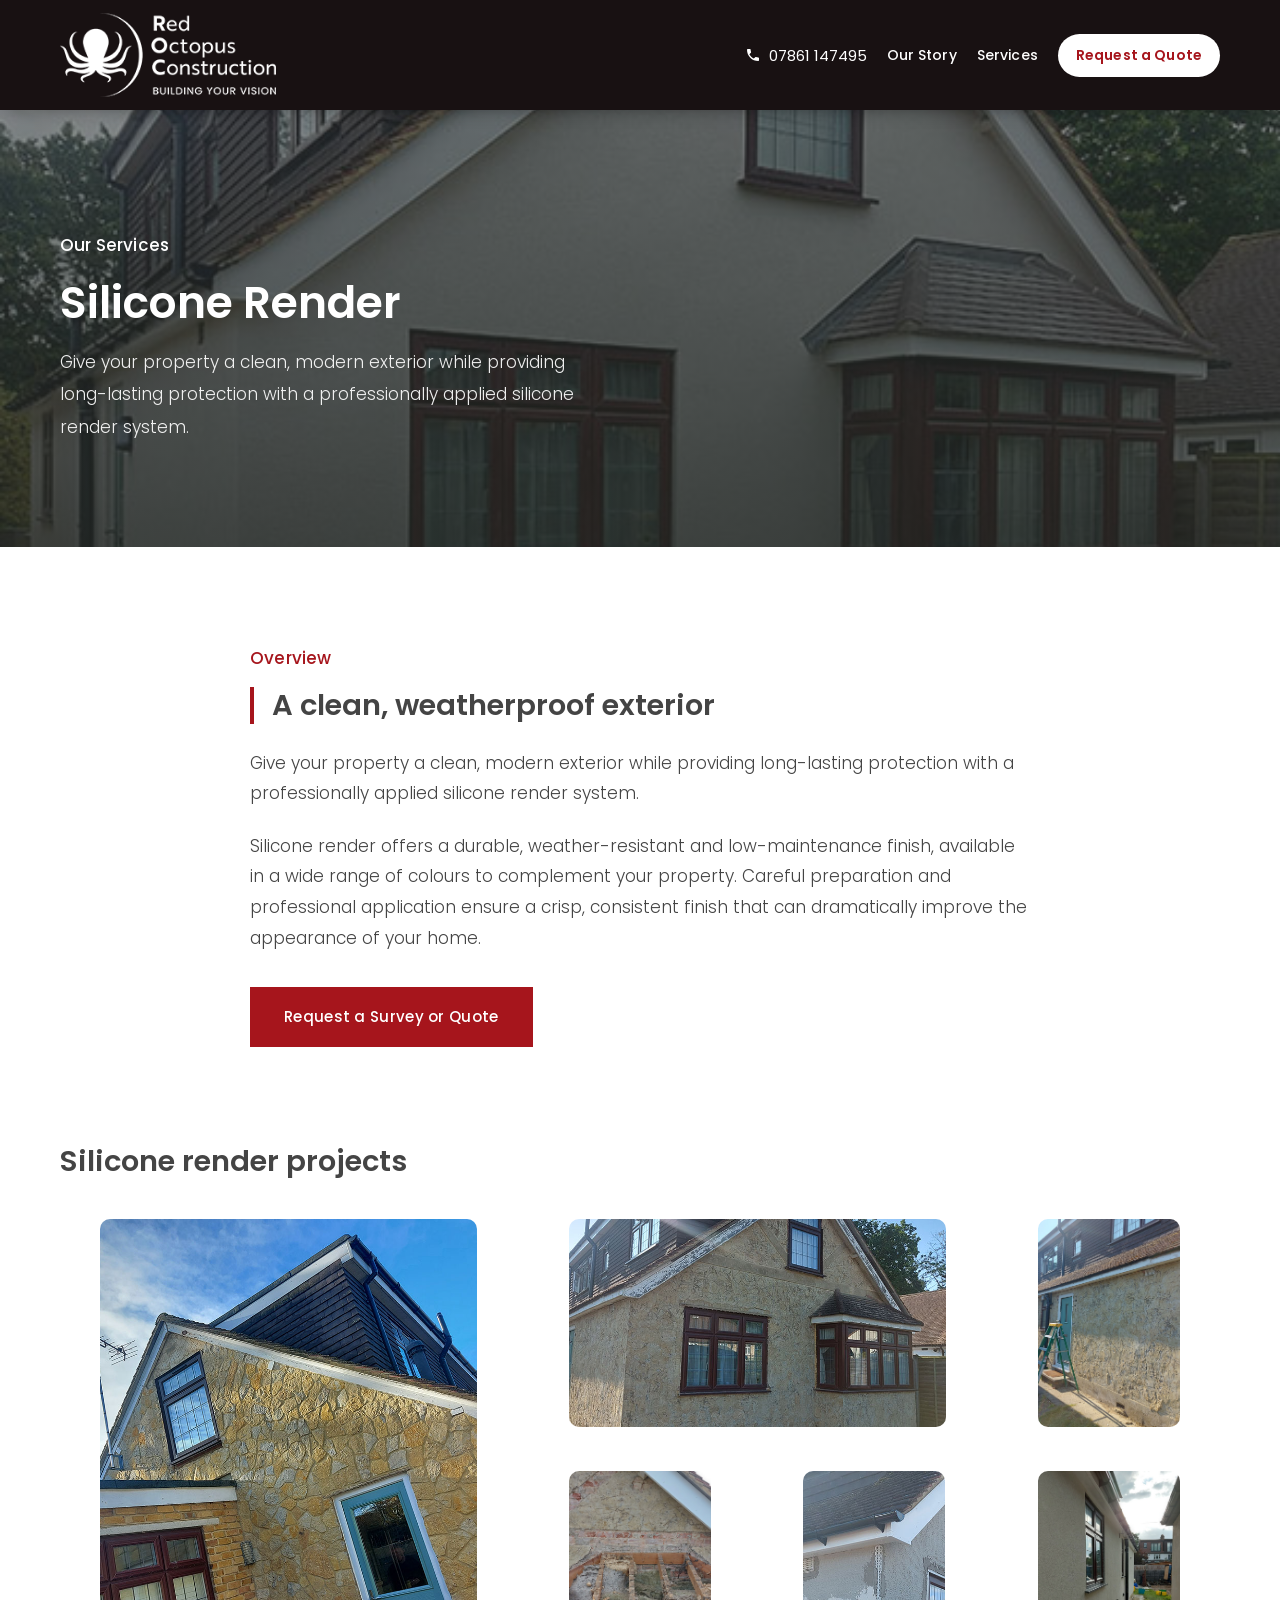
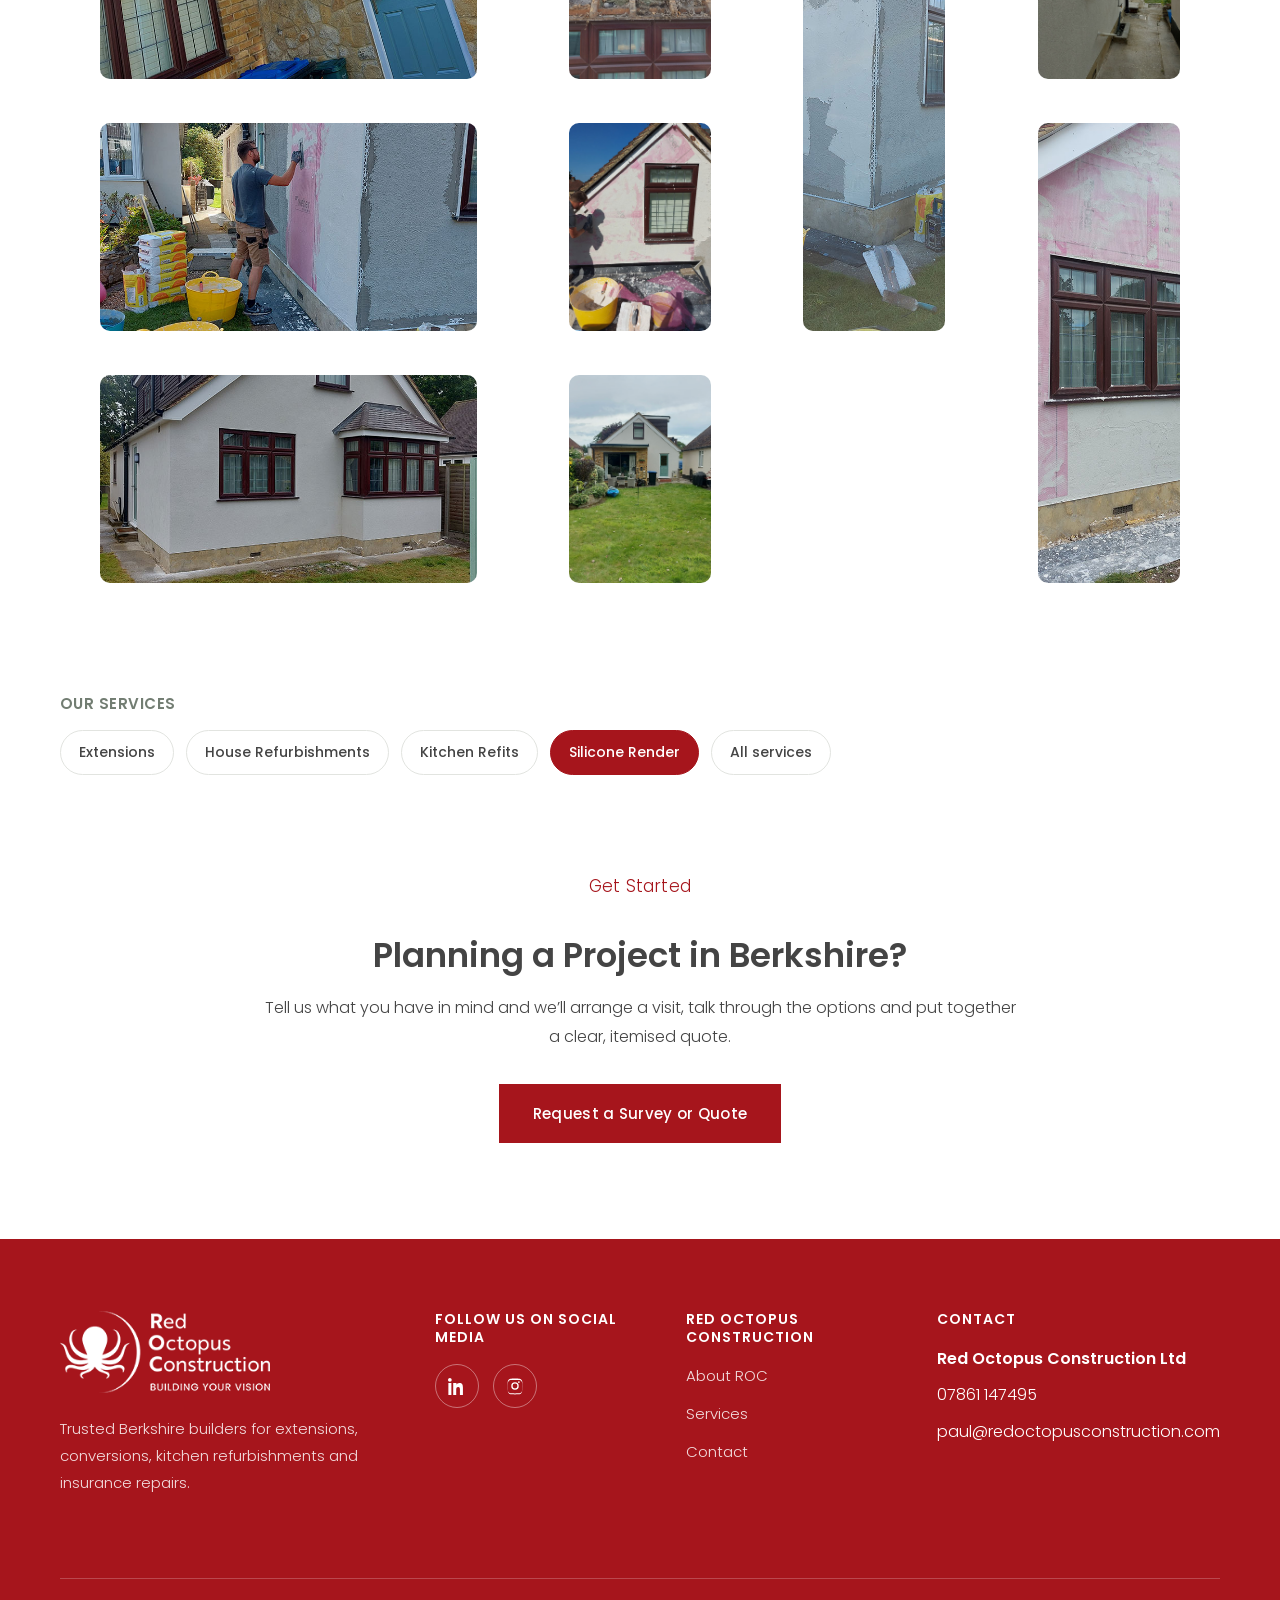
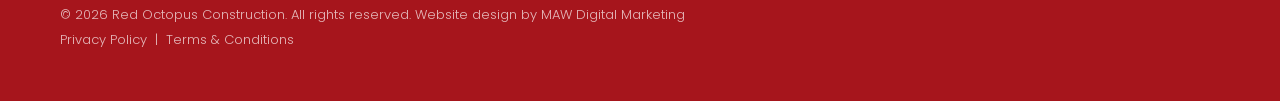
<file: silicone-render.html>
<!DOCTYPE html>
<html lang="en">
<head>
<meta charset="UTF-8" />
<meta name="viewport" content="width=device-width, initial-scale=1" />
<title>Silicone Render &mdash; Red Octopus Construction</title>
<meta name="description" content="Professionally applied silicone render systems in Berkshire by Red Octopus Construction, durable, low-maintenance and available in a wide range of colours." />
<link rel="preconnect" href="https://fonts.googleapis.com" />
<link rel="preconnect" href="https://fonts.gstatic.com" crossorigin />
<link href="https://fonts.googleapis.com/css2?family=Poppins:ital,wght@0,300;0,400;0,500;0,600;0,700;1,400&display=swap" rel="stylesheet" />
<link rel="icon" type="image/png" href="brand_assets/tab%20logo.png" />
<link rel="stylesheet" href="styles.css" />
</head>
<body>
<div class="page">

  <!-- header -->
  <header class="site-header">
    <div class="inner">
      <a class="site-header__link" href="index.html" aria-label="Red Octopus Construction — home">
        <img class="site-header__logo" src="brand_assets/red_octopus_logo_footer.png" alt="Red Octopus Construction" />
      </a>
      <div class="site-header__right">
        <a class="site-header__phone" href="tel:07861147495">
          <svg viewBox="0 0 24 24" aria-hidden="true"><path d="M6.6 10.8c1.4 2.8 3.8 5.1 6.6 6.6l2.2-2.2c.3-.3.7-.4 1-.2 1.1.4 2.3.6 3.6.6.6 0 1 .4 1 1V20c0 .6-.4 1-1 1C10.6 21 3 13.4 3 4c0-.6.4-1 1-1h3.5c.6 0 1 .4 1 1 0 1.2.2 2.4.6 3.6.1.4 0 .8-.3 1L6.6 10.8z"/></svg>
          07861 147495
        </a>
        <nav class="site-nav" aria-label="Primary">
          <a class="site-nav__link" href="index.html#about">Our Story</a>
          <a class="site-nav__link" href="services.html">Services</a>
          <a class="site-nav__cta" href="index.html#quote">Request a Quote</a>
        </nav>
      </div>
    </div>
  </header>

  <!-- page banner -->
  <section class="subhero">
    <div class="subhero__bg" aria-hidden="true" style="background-image:url('brand_assets/roc_silcone_render_berkshire.jpg')"></div>
    <div class="inner">
      <p class="eyebrow eyebrow--light">Our Services</p>
      <h1>Silicone Render</h1>
      <p class="subhero__lead">Give your property a clean, modern exterior while providing long-lasting protection with a professionally applied silicone render system.</p>
    </div>
  </section>

  <!-- overview -->
  <section class="svcpage">
    <div class="inner">
      <p class="eyebrow">Overview</p>
      <h2 class="h2 h2--rule">A clean, weatherproof exterior</h2>
      <p class="svcpage__lead">Give your property a clean, modern exterior while providing long-lasting protection with a professionally applied silicone render system.</p>
      <p class="svcpage__lead">Silicone render offers a durable, weather-resistant and low-maintenance finish, available in a wide range of colours to complement your property. Careful preparation and professional application ensure a crisp, consistent finish that can dramatically improve the appearance of your home.</p>
      <a class="btn btn--primary" href="index.html#quote">Request a Survey or Quote</a>
    </div>
  </section>

  <!-- gallery -->
  <section class="pgallery-wrap">
    <div class="inner">
      <h2 class="h2">Silicone render projects</h2>
      <div class="pgallery">
        <figure><img src="silicone/silicone1.jpg" alt="Silicone render work by Red Octopus Construction, photo 1" loading="lazy" /></figure>
        <figure><img src="silicone/silicone2.jpg" alt="Silicone render work by Red Octopus Construction, photo 2" loading="lazy" /></figure>
        <figure><img src="silicone/silicone3.jpg" alt="Silicone render work by Red Octopus Construction, photo 3" loading="lazy" /></figure>
        <figure><img src="silicone/silicone4.jpg" alt="Silicone render work by Red Octopus Construction, photo 4" loading="lazy" /></figure>
        <figure><img src="silicone/silicone5.jpg" alt="Silicone render work by Red Octopus Construction, photo 5" loading="lazy" /></figure>
        <figure><img src="silicone/silicone6.jpg" alt="Silicone render work by Red Octopus Construction, photo 6" loading="lazy" /></figure>
        <figure><img src="silicone/silicone7.jpg" alt="Silicone render work by Red Octopus Construction, photo 7" loading="lazy" /></figure>
        <figure><img src="silicone/silicone8.jpg" alt="Silicone render work by Red Octopus Construction, photo 8" loading="lazy" /></figure>
        <figure><img src="silicone/silicone9.jpg" alt="Silicone render work by Red Octopus Construction, photo 9" loading="lazy" /></figure>
        <figure><img src="silicone/silicone10.jpg" alt="Silicone render work by Red Octopus Construction, photo 10" loading="lazy" /></figure>
        <figure><img src="silicone/silicone11.jpg" alt="Silicone render work by Red Octopus Construction, photo 11" loading="lazy" /></figure>
      </div>
    </div>
  </section>

  <!-- other services -->
  <section class="svclinks">
    <div class="inner">
      <h2>Our services</h2>
      <ul>
        <li><a href="extensions.html">Extensions</a></li>
        <li><a href="house-refurbishments.html">House Refurbishments</a></li>
        <li><a href="kitchen-refits.html">Kitchen Refits</a></li>
        <li><a href="silicone-render.html" aria-current="page">Silicone Render</a></li>
        <li><a href="services.html">All services</a></li>
      </ul>
    </div>
  </section>

  <!-- cta -->
  <section class="insurance">
    <div class="inner">
      <p class="eyebrow">Get Started</p>
      <h2 class="h2">Planning a Project in Berkshire?</h2>
      <p>Tell us what you have in mind and we&rsquo;ll arrange a visit, talk through the options and put together a clear, itemised quote.</p>
      <a class="btn btn--primary" href="index.html#quote">Request a Survey or Quote</a>
    </div>
  </section>

  <!-- footer -->
  <footer class="site-footer" id="contact">
    <div class="inner">
      <div class="site-footer__brand">
        <img class="site-footer__logo" src="brand_assets/red_octopus_logo_footer.png" alt="Red Octopus Construction" />
        <p class="site-footer__tag">Trusted Berkshire builders for extensions, conversions, kitchen refurbishments and insurance repairs.</p>
      </div>

      <div class="fgroup">
        <h4>Follow Us on Social Media</h4>
        <div class="fsocial">
          <a href="https://www.linkedin.com/in/paul-homer-bb1839288/" aria-label="LinkedIn" target="_blank" rel="noopener">
            <svg viewBox="0 0 24 24" aria-hidden="true"><path d="M4.98 3.5A2.5 2.5 0 1 1 0 3.5a2.5 2.5 0 0 1 4.98 0zM.5 8h4V24h-4V8zm7 0h3.8v2.2h.05c.53-1 1.83-2.2 3.77-2.2 4.03 0 4.78 2.65 4.78 6.1V24h-4v-6.9c0-1.65-.03-3.77-2.3-3.77-2.3 0-2.65 1.8-2.65 3.65V24h-4V8z"/></svg>
          </a>
          <a href="https://www.instagram.com/red_octopus_construction" aria-label="Instagram" target="_blank" rel="noopener">
            <svg viewBox="0 0 24 24" aria-hidden="true"><path d="M12 2.16c3.2 0 3.58.01 4.85.07 1.17.05 1.8.25 2.23.42.56.22.96.48 1.38.9.42.42.68.82.9 1.38.17.42.37 1.06.42 2.23.06 1.27.07 1.65.07 4.85s-.01 3.58-.07 4.85c-.05 1.17-.25 1.8-.42 2.23-.22.56-.48.96-.9 1.38-.42.42-.82.68-1.38.9-.42.17-1.06.37-2.23.42-1.27.06-1.65.07-4.85.07s-3.58-.01-4.85-.07c-1.17-.05-1.8-.25-2.23-.42a3.7 3.7 0 0 1-1.38-.9 3.7 3.7 0 0 1-.9-1.38c-.17-.42-.37-1.06-.42-2.23-.06-1.27-.07-1.65-.07-4.85s.01-3.58.07-4.85c.05-1.17.25-1.8.42-2.23.22-.56.48-.96.9-1.38.42-.42.82-.68 1.38-.9.42-.17 1.06-.37 2.23-.42C8.42 2.17 8.8 2.16 12 2.16zm0 1.8c-3.15 0-3.5.01-4.74.07-1.14.05-1.76.24-2.17.4-.55.21-.94.47-1.35.88-.41.41-.67.8-.88 1.35-.16.41-.35 1.03-.4 2.17-.06 1.24-.07 1.6-.07 4.74s.01 3.5.07 4.74c.05 1.14.24 1.76.4 2.17.21.55.47.94.88 1.35.41.41.8.67 1.35.88.41.16 1.03.35 2.17.4 1.24.06 1.6.07 4.74.07s3.5-.01 4.74-.07c1.14-.05 1.76-.24 2.17-.4.55-.21.94-.47 1.35-.88.41-.41.67-.8.88-1.35.16-.41.35-1.03.4-2.17.06-1.24.07-1.6.07-4.74s-.01-3.5-.07-4.74c-.05-1.14-.24-1.76-.4-2.17a3.6 3.6 0 0 0-.88-1.35 3.6 3.6 0 0 0-1.35-.88c-.41-.16-1.03-.35-2.17-.4-1.24-.06-1.6-.07-4.74-.07zm0 3.06a4.98 4.98 0 1 1 0 9.96 4.98 4.98 0 0 1 0-9.96zm0 8.22a3.24 3.24 0 1 0 0-6.48 3.24 3.24 0 0 0 0 6.48zm6.34-8.42a1.16 1.16 0 1 1-2.32 0 1.16 1.16 0 0 1 2.32 0z"/></svg>
          </a>
        </div>
      </div>

      <div class="fgroup">
        <h4>Red Octopus Construction</h4>
        <nav class="fnav">
          <a href="index.html#about">About ROC</a>
          <a href="services.html">Services</a>
          <a href="index.html#quote">Contact</a>
        </nav>
      </div>

      <div class="fgroup fcontact">
        <h4>Contact</h4>
        <span>Red Octopus Construction Ltd</span>
        <a href="tel:07861147495">07861 147495</a>
        <a href="mailto:paul@redoctopusconstruction.com">paul@redoctopusconstruction.com</a>
      </div>

      <p class="site-footer__legal">
        &copy; 2026 Red Octopus Construction. All rights reserved. Website design by MAW Digital Marketing<br />
        <a href="#">Privacy Policy</a> &nbsp;|&nbsp; <a href="#">Terms &amp; Conditions</a>
      </p>
    </div>
  </footer>

</div>
</body>
</html>
</file>
<file: styles.css>
:root{
  /* brand kit palette */
  --red:#a6151c;
  --red-dark:#8c1117;
  --sage:#9ba297;
  --sage-dark:#727d72;
  --ink:#444444;
  --white:#ffffff;
  --soft:#f1f2f0;
  --hairline:#e2e4e0;

  --ff:'Poppins','Helvetica Neue',Helvetica,Arial,sans-serif;

  --pad-x:24px;
  --sec-y:66px;
  --maxw:1160px;
}

*,*::before,*::after{box-sizing:border-box;}
html{-webkit-text-size-adjust:100%;}
html,body{overflow-x:hidden;}
body{
  margin:0;
  width:100%;
  max-width:100%;
  font-family:var(--ff);
  font-size:16px;
  font-weight:400;
  line-height:1.8;
  color:var(--ink);
  background:var(--white);
  -webkit-font-smoothing:antialiased;
  -moz-osx-font-smoothing:grayscale;
}
img{display:block;max-width:100%;}
a{color:inherit;text-decoration:none;}
h1,h2,h3,h4{font-family:var(--ff);color:var(--ink);margin:0;line-height:1.25;font-weight:600;overflow-wrap:break-word;}
p{margin:0;overflow-wrap:break-word;}

.page{width:100%;position:relative;overflow:hidden;background:var(--white);}
.inner{width:100%;max-width:var(--maxw);margin:0 auto;}

/* shared bits ---------------------------------------------------- */
.eyebrow{
  font-family:var(--ff);
  font-weight:500;
  font-size:17px;
  letter-spacing:.01em;
  color:var(--red);
  margin:0 0 14px;
}
.eyebrow--light{color:#fff;}
.h2{
  font-weight:600;
  font-size:29px;
  line-height:1.25;
  letter-spacing:0;
  margin:0 0 24px;
}
.h2--rule{
  border-left:4px solid var(--red);
  padding-left:18px;
}
.btn{
  display:inline-block;
  font-family:var(--ff);
  font-weight:500;
  font-size:15px;
  line-height:1.3;
  padding:20px 34px;
  border:0;
  border-radius:0;
  cursor:pointer;
  text-align:left;
  letter-spacing:.02em;
  transition:transform .25s ease, background-color .25s ease, color .25s ease;
}
.btn--primary{background:var(--red);color:#fff;}
.btn--primary:hover{background:var(--red-dark);transform:translateY(-2px);}
.btn--light{background:#fff;color:var(--red);}
.btn--light:hover{transform:translateY(-2px);color:var(--red-dark);}
a:focus-visible,button:focus-visible,input:focus-visible,select:focus-visible,textarea:focus-visible{outline:2px solid var(--red);outline-offset:3px;}

.icon{width:58px;height:58px;stroke:var(--red);stroke-width:1.5;fill:none;stroke-linecap:round;stroke-linejoin:round;}

/* header -------------------------------------------------------- */
.site-header{
  position:relative;
  z-index:5;
  background:#181112;
  padding:13px var(--pad-x);
  box-shadow:0 6px 20px -10px rgba(0,0,0,.55);
}
.site-header .inner{
  display:flex;
  align-items:center;
  justify-content:center;
  flex-wrap:wrap;
  gap:10px 22px;
}
.site-header__logo{width:190px;flex:none;display:block;}
.site-header__link{display:inline-flex;}
.site-header__link:focus-visible{outline:2px solid #fff;outline-offset:4px;border-radius:4px;}
.site-header__right{
  display:flex;align-items:center;flex-wrap:wrap;
  justify-content:center;gap:8px 20px;
}
.site-header__phone{
  display:inline-flex;align-items:center;gap:8px;
  color:#fff;font-family:var(--ff);font-weight:400;font-size:15px;white-space:nowrap;
}
.site-header__phone svg{width:16px;height:16px;fill:#fff;flex:none;}
.site-header__phone:hover{color:rgba(255,255,255,.72);}
.site-nav{
  display:flex;align-items:center;flex-wrap:wrap;
  justify-content:center;gap:8px 20px;
}
.site-nav__link{
  color:#fff;font-family:var(--ff);font-weight:500;font-size:14px;letter-spacing:.01em;
  padding:4px 0;
  transition:opacity .2s ease;
}
.site-nav__link:hover{opacity:.72;}
.site-nav__cta{
  display:inline-flex;align-items:center;
  background:#fff;color:var(--red);
  font-family:var(--ff);font-weight:600;font-size:14px;letter-spacing:.01em;
  padding:9px 18px;border-radius:999px;
  transition:transform .2s ease, color .2s ease;
}
.site-nav__cta:hover{transform:translateY(-1px);color:var(--red-dark);}
.site-nav__link:focus-visible,.site-nav__cta:focus-visible{outline:2px solid #fff;outline-offset:3px;}

/* hero --------------------------------------------------------- */
.hero{
  position:relative;
  color:#fff;
  padding:84px var(--pad-x) 52px;
  overflow:hidden;
  isolation:isolate;
}
.hero__slides{position:absolute;inset:0;z-index:-2;background:#3a3d3a;}
.hero__slide{
  position:absolute;inset:0;
  background-size:cover;background-position:center;
  opacity:0;
  transition:opacity 1.1s ease;
}
.hero__slide.is-active{opacity:1;}
.hero::before{
  content:"";position:absolute;inset:0;z-index:-1;
  background:linear-gradient(180deg, rgba(52,56,52,.5), rgba(38,42,38,.76));
}
.hero h1{
  font-weight:600;
  font-size:32px;
  line-height:1.3;
  color:#fff;
  margin:0 0 20px;
  max-width:640px;
}
.hero__lead{
  font-size:15px;
  font-weight:300;
  line-height:1.9;
  color:rgba(255,255,255,.92);
  margin:0 0 36px;
  max-width:520px;
}
.hero__actions{display:flex;flex-direction:column;align-items:flex-start;gap:14px;}
.hero__actions .btn{width:88%;}
.hero__nav{
  display:flex;gap:16px;justify-content:flex-end;margin-top:34px;
}
.round-btn{
  width:60px;height:60px;border-radius:50%;background:#fff;border:0;
  display:flex;align-items:center;justify-content:center;cursor:pointer;
  transition:transform .25s ease;
}
.round-btn:hover{transform:translateY(-2px);}
.round-btn svg{width:22px;height:22px;stroke:var(--red);stroke-width:2;fill:none;stroke-linecap:round;stroke-linejoin:round;}

/* sub-page banner (interior pages) ---------------------------- */
.subhero{
  position:relative;
  color:#fff;
  padding:76px var(--pad-x) 62px;
  background:#3a3d3a;
  overflow:hidden;
  isolation:isolate;
}
.subhero__bg{
  position:absolute;inset:0;z-index:-2;
  background-size:cover;background-position:center;
}
.subhero::before{
  content:"";position:absolute;inset:0;z-index:-1;
  background:linear-gradient(180deg, rgba(52,56,52,.55), rgba(38,42,38,.8));
}
.subhero h1{
  font-weight:600;
  font-size:32px;
  line-height:1.25;
  color:#fff;
  margin:0 0 16px;
  max-width:640px;
}
.subhero__lead{
  font-size:15px;
  font-weight:300;
  line-height:1.9;
  color:rgba(255,255,255,.92);
  margin:0;
  max-width:520px;
}

/* about ------------------------------------------------------- */
.about{
  position:relative;
  padding:var(--sec-y) var(--pad-x);
  background:linear-gradient(180deg, var(--soft) 0%, #ffffff 58%);
  overflow:hidden;
}
.about__head{display:flex;flex-direction:column;align-items:center;text-align:center;margin-bottom:18px;}
.about__eyebrow{
  display:inline-flex;align-items:center;gap:8px;
  font-family:var(--ff);font-weight:500;font-size:13px;letter-spacing:.14em;
  text-transform:uppercase;color:var(--red);margin-bottom:12px;
}
.about__eyebrow svg{width:15px;height:15px;stroke:currentColor;stroke-width:2;fill:none;stroke-linecap:round;stroke-linejoin:round;}
.about__title{font-weight:300;font-size:36px;letter-spacing:-.01em;color:var(--ink);margin:0 0 16px;}
.about__rule{display:block;width:88px;height:3px;background:var(--red);}
.about.anim-armed .about__rule{width:0;}
.about.anim-armed.is-in .about__rule{width:88px;transition:width .9s ease .15s;}

.about__intro{
  max-width:620px;margin:0 auto 54px;text-align:center;
  font-weight:300;color:var(--ink);
}

.about__grid{display:grid;grid-template-columns:1fr;gap:42px;}
.about__col{display:flex;flex-direction:column;gap:38px;}

/* strength / service item */
.svc{display:flex;flex-direction:column;}
.svc__head{display:flex;align-items:center;gap:14px;margin-bottom:12px;}
.svc__icon{
  position:relative;flex:none;
  width:48px;height:48px;border-radius:12px;
  background:rgba(166,21,28,.10);
  display:flex;align-items:center;justify-content:center;
  color:var(--red);
  transition:background-color .3s ease, transform .3s ease;
}
.svc__icon svg{width:22px;height:22px;stroke:currentColor;stroke-width:1.6;fill:none;stroke-linecap:round;stroke-linejoin:round;}
.svc:hover .svc__icon{background:rgba(166,21,28,.18);transform:rotate(-6deg);}
.svc__head h3{font-size:19px;font-weight:600;color:var(--ink);transition:color .3s ease;}
.svc:hover .svc__head h3{color:var(--red);}
.svc__text{margin:0;padding-left:62px;font-size:14px;font-weight:300;line-height:1.7;color:var(--ink);}

/* centre panel — years of experience */
.about__figure{position:relative;isolation:isolate;order:-1;align-self:center;width:100%;max-width:320px;margin:0 auto 8px;}
.about__yrs{
  position:relative;
  border-radius:8px;
  overflow:hidden;
  padding:44px 30px 34px;
  color:#fff;
  background:linear-gradient(158deg, #b3181f 0%, var(--red) 44%, var(--red-dark) 100%);
  box-shadow:0 30px 60px -30px rgba(140,17,23,.5);
}
.about__yrs-num{
  display:block;
  font-family:var(--ff);
  font-weight:700;
  font-size:clamp(70px, 11.5vw, 92px);
  line-height:.9;
  letter-spacing:-.03em;
  color:#fff;
}
.about__yrs-num sup{font-size:.5em;font-weight:600;top:-.72em;margin-left:.04em;}
.about__yrs-label{
  margin:14px 0 0;
  max-width:15ch;
  font-size:15px;font-weight:400;line-height:1.5;
  color:rgba(255,255,255,.95);
}
.about__yrs-by{
  margin:22px 0 0;padding-top:16px;
  border-top:1px solid rgba(255,255,255,.26);
  font-size:11px;font-weight:600;letter-spacing:.15em;text-transform:uppercase;
  color:rgba(255,255,255,.74);
}
.about__figframe{position:absolute;inset:-12px;border:3px solid var(--sage);border-radius:8px;}
.about__accent{position:absolute;border-radius:50%;pointer-events:none;}
.about__accent--1{width:70px;height:70px;background:rgba(166,21,28,.10);top:-26px;right:-28px;}
.about__accent--2{width:88px;height:88px;background:rgba(155,162,151,.24);bottom:-30px;left:-32px;}

/* stats */
.about__stats{margin-top:60px;display:grid;grid-template-columns:1fr;gap:18px;}
.stat{
  background:#fff;border:1px solid var(--hairline);border-radius:14px;
  padding:26px 20px;text-align:center;
  display:flex;flex-direction:column;align-items:center;
  transition:transform .25s ease, box-shadow .25s ease;
}
.stat:hover{transform:translateY(-4px);box-shadow:0 22px 40px -28px rgba(68,68,68,.3);}
.stat__icon{
  width:54px;height:54px;border-radius:50%;background:var(--soft);
  display:flex;align-items:center;justify-content:center;color:var(--red);margin-bottom:14px;
}
.stat__icon svg{width:24px;height:24px;stroke:currentColor;stroke-width:1.6;fill:none;stroke-linecap:round;stroke-linejoin:round;}
.stat__num{font-family:var(--ff);font-weight:700;font-size:30px;line-height:1;color:var(--ink);}
.stat__label{margin:8px 0 0;font-size:13px;font-weight:400;line-height:1.5;color:var(--ink);}
.stat__rule{width:38px;height:2px;background:var(--red);margin-top:14px;transition:width .3s ease;}
.stat:hover .stat__rule{width:60px;}

/* cta band */
.about__cta{
  margin-top:54px;
  background:var(--red);color:#fff;
  border-radius:16px;padding:32px 28px;
  display:flex;flex-direction:column;gap:20px;
}
.about__cta h3{font-size:22px;font-weight:600;color:#fff;margin:0 0 6px;}
.about__cta p{color:rgba(255,255,255,.88);font-weight:300;margin:0;}
.about__cta .btn{align-self:flex-start;}

/* services (sage) ----------------------------------------- */
.services{background:var(--sage);padding:var(--sec-y) var(--pad-x);position:relative;overflow:hidden;color:#fff;}
.services__head{text-align:center;position:relative;margin-bottom:16px;z-index:1;}
.services__head .h2{margin-bottom:0;position:relative;z-index:1;color:#fff;}
.services__head .eyebrow{position:relative;z-index:1;}
.deco{position:absolute;border:1px solid rgba(255,255,255,.22);pointer-events:none;z-index:0;}
.deco--1{width:130px;height:130px;left:-6px;top:14px;}
.deco--2{width:106px;height:64px;right:-6px;top:2px;}
.deco--3{width:106px;height:64px;right:-6px;bottom:-4px;}
.services__more{text-align:center;margin-top:34px;}

/* service / gallery cards (project-card style) ----------- */
.sgrid{
  display:grid;
  grid-template-columns:1fr;
  gap:22px;
  margin-top:28px;
}
.scard{
  position:relative;
  display:flex;
  flex-direction:column;
  overflow:hidden;
  border-radius:16px;
  border:1px solid var(--hairline);
  background:#fff;
  color:var(--ink);
  box-shadow:0 1px 2px rgba(68,68,68,.08);
  transition:transform .5s cubic-bezier(.16,1,.3,1), box-shadow .5s ease;
}
.scard:hover{
  transform:translateY(-8px);
  box-shadow:0 34px 60px -34px rgba(166,21,28,.30), 0 14px 26px -20px rgba(68,68,68,.22);
}
.scard__media{aspect-ratio:16 / 9;overflow:hidden;background:#e9ebe7;}
.scard__media img{
  width:100%;height:100%;
  object-fit:cover;
  transition:transform .7s cubic-bezier(.16,1,.3,1);
}
.scard:hover .scard__media img{transform:scale(1.08);}
.scard__body{display:flex;flex-direction:column;flex:1;padding:26px 24px 24px;}
.scard__body h3{font-size:21px;font-weight:600;margin:0;color:var(--ink);transition:color .3s ease;}
.scard:hover .scard__body h3{color:var(--red);}
.scard__body p{margin:12px 0 0;flex:1;font-weight:300;font-size:15px;line-height:1.7;color:var(--sage-dark);}
.scard__cta{
  align-self:flex-start;
  margin-top:18px;
  display:inline-flex;
  align-items:center;
  gap:8px;
  font-family:var(--ff);
  font-weight:500;
  font-size:14px;
  letter-spacing:.01em;
  color:var(--red);
}
.scard__cta svg{
  width:16px;height:16px;flex:none;
  stroke:currentColor;stroke-width:2;fill:none;stroke-linecap:round;stroke-linejoin:round;
  transition:transform .3s ease;
}
.scard__cta:hover{color:var(--red-dark);text-decoration:underline;}
.scard:hover .scard__cta svg,
.scard__cta:hover svg{transform:translateX(4px);}
.scard__cta:focus-visible{outline:2px solid var(--red);outline-offset:3px;}

/* services gallery page --------------------------------- */
.gallery{background:var(--soft);padding:var(--sec-y) var(--pad-x);}
.gallery__head .h2{margin-bottom:14px;}
.gallery__head p{font-weight:300;max-width:640px;}

/* why (sage dark) --------------------------------------- */
.why{background:var(--sage-dark);color:#fff;text-align:center;padding:58px var(--pad-x);}
.why__item{padding:26px 0;}
.why__item svg{width:62px;height:62px;stroke:#fff;stroke-width:1.4;fill:none;stroke-linecap:round;stroke-linejoin:round;margin:0 auto 16px;}
.why__item h3{font-family:var(--ff);font-weight:500;font-size:20px;color:#fff;margin:0 0 12px;}
.why__rule{width:110px;height:1px;background:rgba(255,255,255,.35);margin:0 auto 14px;}
.why__item p{font-size:14px;font-weight:300;line-height:1.7;color:rgba(255,255,255,.8);max-width:300px;margin:0 auto;}

/* how it works ----------------------------------------- */
.process{background:var(--soft);padding:var(--sec-y) var(--pad-x);}
.process__head{text-align:center;margin-bottom:8px;}
.process__head .h2{margin-bottom:0;}
.pcard{
  position:relative;
  background:#fff;
  padding:42px 26px 38px;
  margin-top:24px;
  box-shadow:0 24px 40px -30px rgba(68,68,68,.28);
  overflow:hidden;
}
.pcard svg{width:56px;height:56px;stroke:var(--ink);stroke-width:1.5;fill:none;stroke-linecap:round;stroke-linejoin:round;margin-bottom:20px;}
.pcard h3{font-size:23px;font-weight:600;margin:0 0 16px;}
.pcard__rule{height:1px;background:var(--hairline);margin:0 0 18px;}
.pcard p{margin:0;font-weight:300;}
.pcard__num{
  position:absolute;right:22px;bottom:6px;
  font-family:var(--ff);font-weight:700;font-size:52px;color:#e9eae7;line-height:1;
}

/* insurance cta --------------------------------------- */
.insurance{padding:var(--sec-y) var(--pad-x);text-align:center;}
.insurance .inner{max-width:760px;}
.insurance .h2{margin-bottom:18px;}
.insurance p{margin:0 auto 32px;font-weight:300;}
.insurance .btn{width:78%;max-width:320px;}

/* service sub-page -------------------------------------- */
.svcpage{padding:var(--sec-y) var(--pad-x);}
.svcpage .inner{max-width:780px;}
.svcpage__lead{margin:0 0 22px;font-weight:300;}
.svcpage__lead:last-of-type{margin-bottom:0;}
.svcpage .btn{margin-top:34px;}
.legal__meta{font-size:13px;font-weight:300;color:var(--sage-dark);margin:0 0 26px;}
.legal h2{font-size:19px;font-weight:600;color:var(--ink);margin:34px 0 8px;}
.legal p{margin:0 0 14px;font-weight:300;}
.legal a{color:var(--red);text-decoration:underline;}
.legal .svcpage__lead a{text-decoration:underline;}

.pgallery-wrap{padding:0 var(--pad-x) var(--sec-y);}
.pgallery-wrap .inner{max-width:var(--maxw);}
.pgallery-wrap .h2{margin-bottom:24px;}

/* photo gallery (dense masonry grid) */
.pgallery{
  display:grid;
  grid-template-columns:repeat(auto-fit,minmax(12.5rem,1fr));
  grid-auto-rows:12.5rem;
  grid-auto-flow:dense;
  gap:.75rem;
}
.pgallery figure{
  container:figure / inline-size;
  overflow:hidden;
  border-radius:10px;
  display:grid;
  grid-template-columns:minmax(0,1fr);
  grid-template-rows:minmax(0,1fr);
  background:#e9ebe7;
}
.pgallery img{
  inline-size:100%;
  block-size:100%;
  object-fit:cover;
  grid-area:1 / 1 / -1 / -1;
  transition:scale 1s ease-in-out;
}
.pgallery figure:hover img{scale:1.125;}
@media (min-width:601px){
  .pgallery figure:nth-child(1){grid-area:span 2 / span 2;}
  .pgallery figure:nth-child(4n + 1){grid-row:span 2;}
  .pgallery figure:nth-child(4n + 2){grid-column:span 2;}
}

/* other-services cross-links */
.svclinks{padding:0 var(--pad-x);}
.svclinks .inner{max-width:var(--maxw);}
.svclinks h2{font-size:15px;font-weight:600;letter-spacing:.03em;text-transform:uppercase;color:var(--sage-dark);margin:0 0 16px;}
.svclinks ul{list-style:none;margin:0;padding:0;display:flex;flex-wrap:wrap;gap:10px 12px;}
.svclinks a{
  display:inline-flex;align-items:center;
  border:1px solid var(--hairline);border-radius:999px;
  padding:9px 18px;font-size:14px;font-weight:500;color:var(--ink);
  transition:border-color .2s ease, color .2s ease, background-color .2s ease;
}
.svclinks a:hover{border-color:var(--red);color:var(--red);background:var(--soft);}
.svclinks a[aria-current="page"]{background:var(--red);border-color:var(--red);color:#fff;}

/* quote / survey form -------------------------------- */
.quote{background:var(--soft);padding:var(--sec-y) var(--pad-x);}
.quote .inner{max-width:780px;}
.quote__lead{margin:0 0 34px;font-size:16px;font-weight:300;line-height:1.6;}
.qform{display:flex;flex-direction:column;gap:18px;}
.qform .row{display:flex;gap:16px;}
.qform .row .field{flex:1;min-width:0;}
.field{display:flex;flex-direction:column;}
.qform label{
  font-family:var(--ff);font-weight:500;font-size:12px;letter-spacing:.05em;
  text-transform:uppercase;color:var(--ink);margin-bottom:8px;
}
.qform input,.qform select,.qform textarea{
  width:100%;padding:15px 15px;border:1px solid var(--hairline);border-radius:0;
  background:#fff;font-family:var(--ff);font-size:15px;font-weight:300;color:var(--ink);
  transition:border-color .2s ease;
}
.qform textarea{min-height:130px;resize:vertical;}
.qform input:focus,.qform select:focus,.qform textarea:focus{outline:none;border-color:var(--red);}
.qform input::placeholder,.qform textarea::placeholder{color:#a9a9a4;}
.qform button{align-self:flex-start;margin-top:6px;}
.qform__note{font-size:12px;font-weight:300;color:var(--sage-dark);margin:12px 0 0;}
.qform__note a{color:var(--red);}

/* honeypot — visually hidden, off the tab order */
.qform__hp{
  position:absolute!important;left:-9999px!important;
  width:1px;height:1px;opacity:0;pointer-events:none;
}

/* consent checkbox */
.qform input[type="checkbox"]{width:auto;padding:0;}
.qform .qform__consent{
  display:flex;align-items:flex-start;gap:10px;
  font-family:var(--ff);font-size:13px;font-weight:300;line-height:1.55;
  text-transform:none;letter-spacing:0;color:var(--ink);margin:2px 0 0;
}
.qform .qform__consent input[type="checkbox"]{margin:3px 0 0;flex:none;accent-color:var(--red);}
.qform .qform__consent a{color:var(--red);text-decoration:underline;}

/* submit status message */
.qform__status{
  margin:4px 0 0;padding:12px 16px;
  font-size:14px;font-weight:400;line-height:1.5;
  border-left:3px solid var(--sage-dark);background:var(--soft);color:var(--ink);
}
.qform__status.is-ok{border-left-color:#2e7d43;background:#eef6f0;}
.qform__status.is-err{border-left-color:var(--red);background:#fbecec;}

/* footer (red) -------------------------------------- */
.site-footer{background:var(--red);color:rgba(255,255,255,.85);padding:54px var(--pad-x) 44px;}
.site-footer__logo{width:210px;margin:0 0 22px;}
.site-footer__tag{font-size:15px;font-weight:300;line-height:1.8;margin:0 0 26px;max-width:340px;}
.site-footer h4{
  font-family:var(--ff);color:#fff;font-size:14px;font-weight:600;
  text-transform:uppercase;letter-spacing:.07em;margin:0 0 16px;
}
.fgroup{border-top:1px solid rgba(255,255,255,.22);padding:24px 0;}
.fnav{display:flex;flex-direction:column;gap:11px;}
.fnav a{font-size:15px;font-weight:300;transition:opacity .2s ease;}
.fnav a:hover{opacity:.7;}
.fcontact a,.fcontact span{display:block;color:#fff;font-family:var(--ff);font-size:16px;font-weight:300;margin-bottom:8px;}
.fcontact span{font-weight:600;}
.fsocial{display:flex;gap:14px;margin-top:18px;}
.fsocial a{
  width:44px;height:44px;border:1px solid rgba(255,255,255,.4);border-radius:50%;
  display:flex;align-items:center;justify-content:center;transition:background-color .2s ease;
}
.fsocial a:hover{background:#fff;}
.fsocial svg{width:18px;height:18px;fill:#fff;transition:fill .2s ease;}
.fsocial a:hover svg{fill:var(--red);}
.site-footer__legal{font-size:13px;font-weight:300;line-height:1.9;margin:24px 0 0;color:rgba(255,255,255,.7);}
.site-footer__legal a:hover{opacity:.7;}

/* ======================= desktop ======================= */
@media (min-width:560px){
  .about__stats{grid-template-columns:repeat(2,1fr);}
}

@media (min-width:760px){
  .sgrid{grid-template-columns:repeat(2,1fr);gap:26px;}
}

@media (min-width:860px){
  :root{--pad-x:48px;--sec-y:96px;}

  .deco{display:none;}

  /* header + hero */
  .site-header__logo{width:216px;}
  .site-header .inner{justify-content:space-between;flex-wrap:nowrap;}
  .site-header__right{flex-wrap:nowrap;}
  .hero{padding:132px var(--pad-x) 130px;}
  .hero h1{font-size:50px;line-height:1.18;margin-bottom:24px;max-width:840px;}
  .hero__lead{font-size:17px;margin-bottom:40px;}
  .hero__actions{flex-direction:row;flex-wrap:wrap;gap:16px;}
  .hero__actions .btn{width:auto;}
  .hero__nav{margin-top:44px;}

  /* sub-page banner */
  .subhero{padding:120px var(--pad-x) 104px;}
  .subhero h1{font-size:44px;}
  .subhero__lead{font-size:17px;}

  /* about: 3-column grid around centre figure */
  .about__title{font-size:46px;}
  .about__grid{grid-template-columns:1fr minmax(240px,300px) 1fr;gap:40px;align-items:start;}
  .about__col{gap:46px;}
  .about__figure{order:0;margin:16px 0 0;align-self:start;}
  .about__stats{grid-template-columns:repeat(4,1fr);gap:22px;}
  .about__cta{
    flex-direction:row;align-items:center;justify-content:space-between;
    padding:34px 40px;gap:28px;
  }
  .about__cta .btn{align-self:auto;flex:none;}

  /* services */
  .services__head{margin-bottom:20px;}
  .services__head .h2{font-size:34px;}

  /* gallery head */
  .gallery__head .h2{font-size:34px;}

  /* why: 4 across */
  .why .inner{display:grid;grid-template-columns:repeat(4,1fr);gap:28px;}
  .why__item{padding:0;}

  /* process: 3 across */
  .process__head .h2{font-size:34px;}
  .process__list{display:grid;grid-template-columns:repeat(3,1fr);gap:24px;margin-top:28px;}
  .pcard{margin-top:0;}

  /* insurance */
  .insurance .h2{font-size:34px;}
  .insurance .btn{width:auto;max-width:none;}

  /* service sub-page */
  .svcpage__lead{font-size:17px;}
  .pgallery{grid-auto-rows:15rem;}

  /* form: two-up rows */
  .qform .row--wide{display:flex;gap:16px;}
  .qform .row--wide .field{flex:1;min-width:0;}
  .quote .h2{font-size:34px;}

  /* footer columns */
  .site-footer{padding:72px var(--pad-x) 48px;}
  .site-footer .inner{
    display:grid;
    grid-template-columns:1.6fr 1fr 1fr 1.2fr;
    gap:44px;
    align-items:start;
  }
  .site-footer__brand{grid-column:1;}
  .fgroup{border-top:0;padding:0;}
  .site-footer__legal{grid-column:1 / -1;border-top:1px solid rgba(255,255,255,.22);padding-top:24px;margin-top:12px;}
}

@media (min-width:1200px){
  .hero h1{font-size:58px;}
}

@media (prefers-reduced-motion:reduce){
  *{transition:none!important;}
}
</file>
